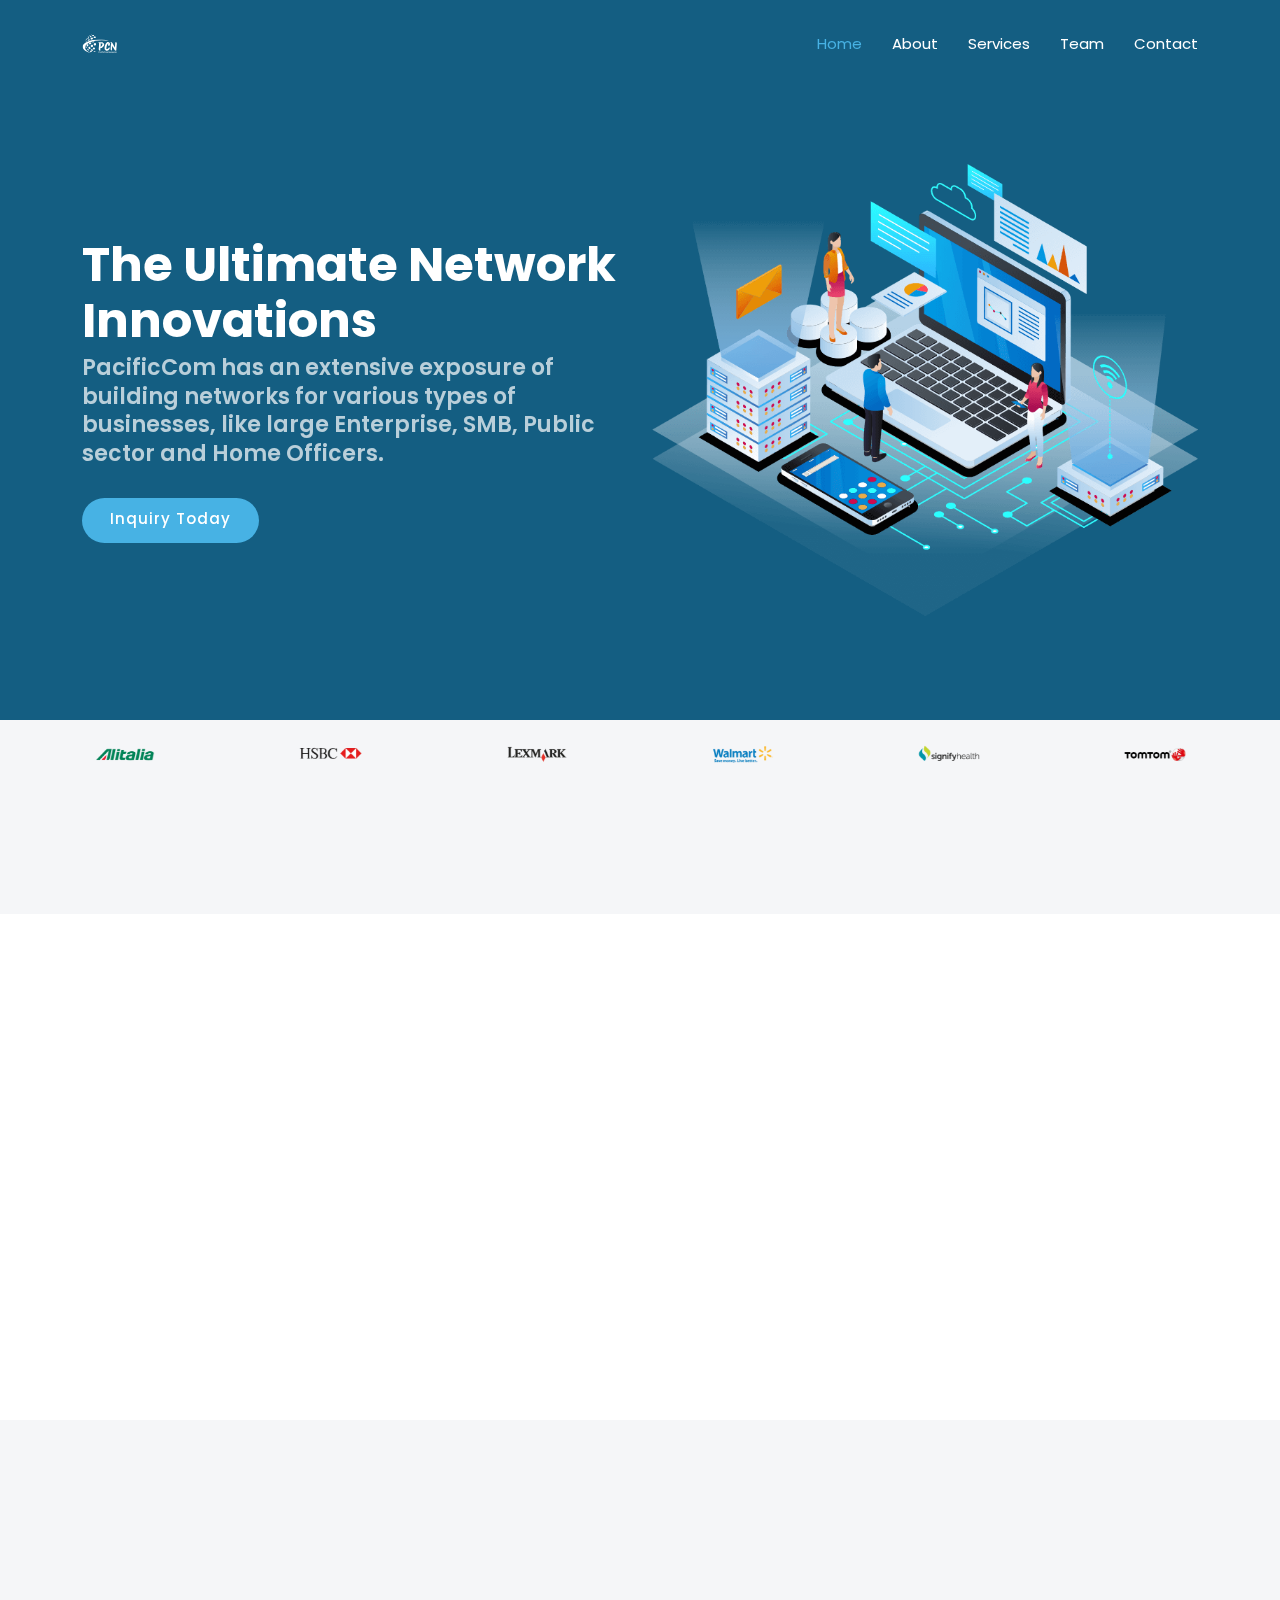
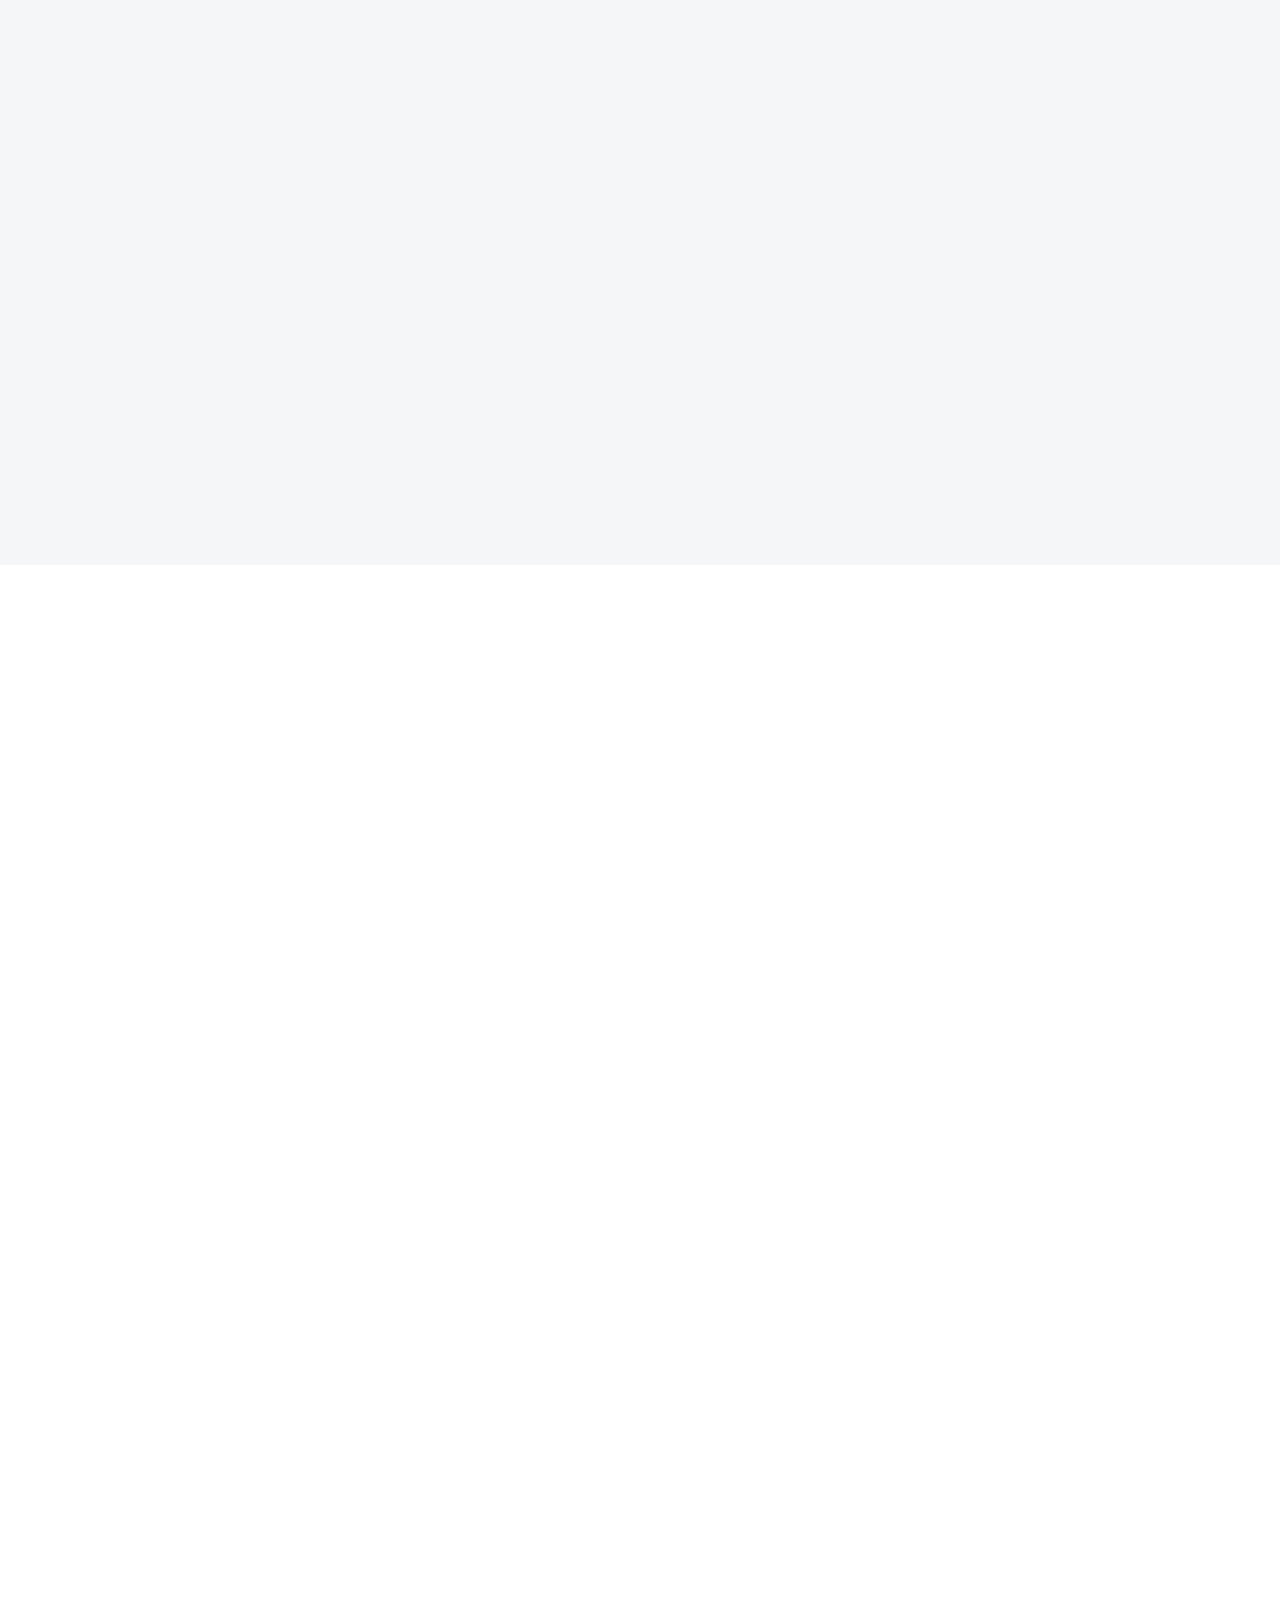
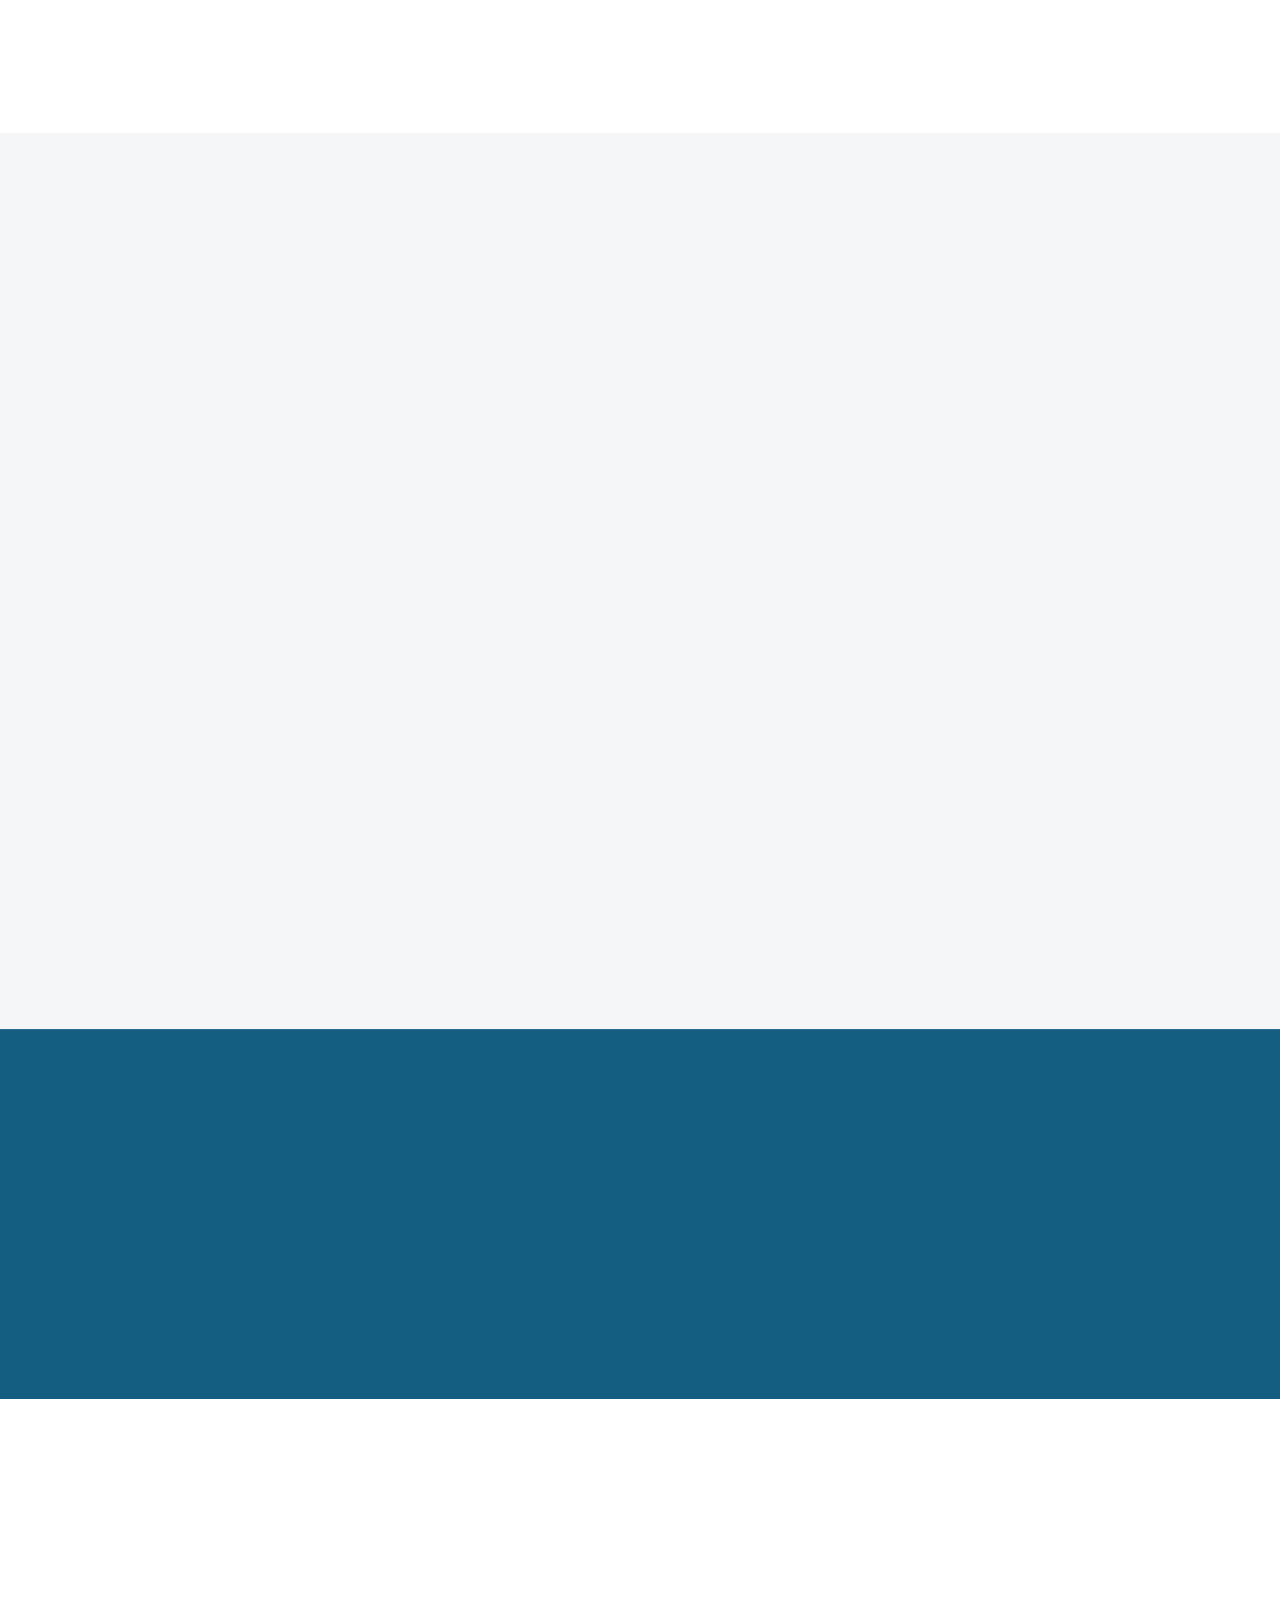
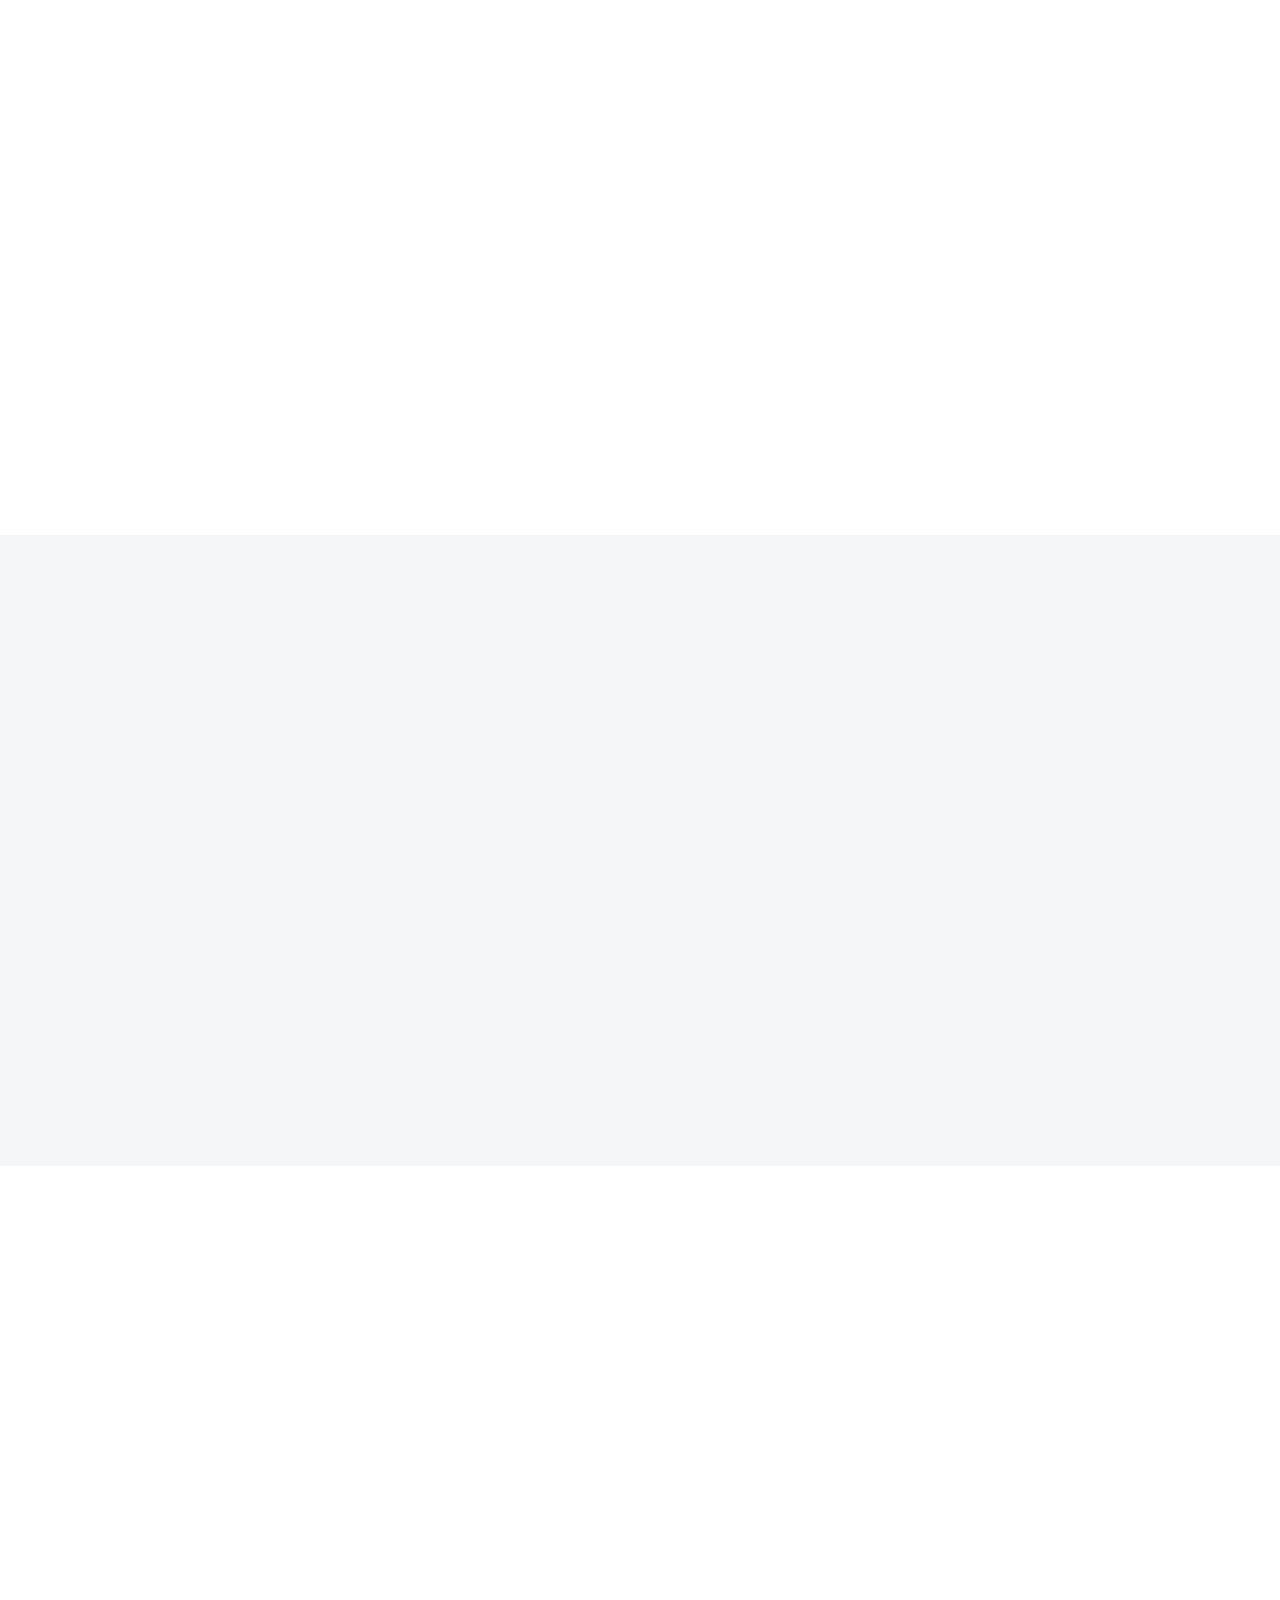
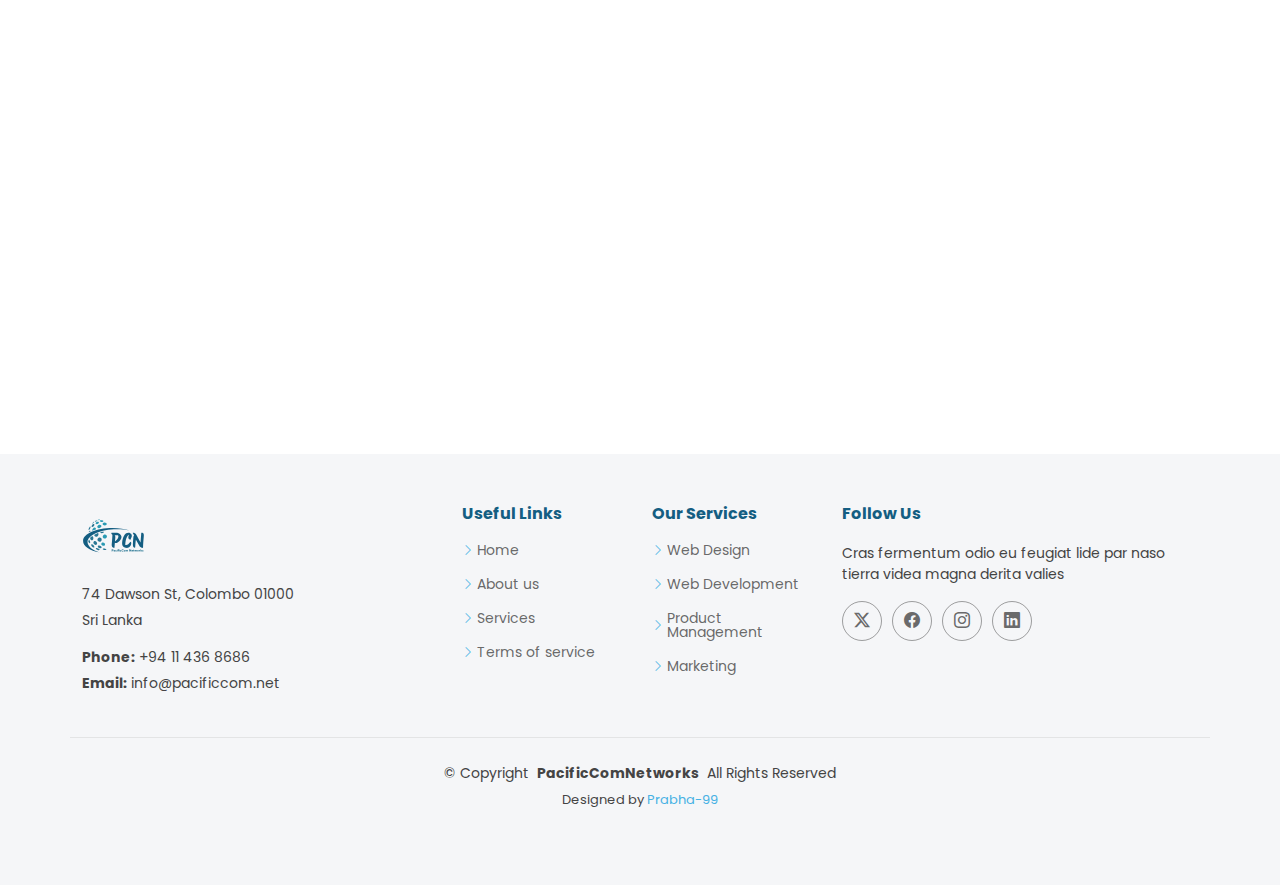
<file: index.html>
<!DOCTYPE html>
<html lang="en">

<head>
  <meta charset="utf-8">
  <meta content="width=device-width, initial-scale=1.0" name="viewport">
  <title>PacificCom</title>
  <meta name="description" content="">
  <meta name="keywords" content="">

  <link href="assets/img/favicon.svg" rel="icon">
  <link href="assets/img/apple-touch-icon.png" rel="apple-touch-icon">

  <link href="https://fonts.googleapis.com" rel="preconnect">
  <link href="https://fonts.gstatic.com" rel="preconnect" crossorigin>
  <link href="https://fonts.googleapis.com/css2?family=Open+Sans:ital,wght@0,300;0,400;0,500;0,600;0,700;0,800;1,300;1,400;1,500;1,600;1,700;1,800&family=Poppins:ital,wght@0,100;0,200;0,300;0,400;0,500;0,600;0,700;0,800;0,900;1,100;1,200;1,300;1,400;1,500;1,600;1,700;1,800;1,900&family=Jost:ital,wght@0,100;0,200;0,300;0,400;0,500;0,600;0,700;0,800;0,900;1,100;1,200;1,300;1,400;1,500;1,600;1,700;1,800;1,900&display=swap" rel="stylesheet">

  <link href="assets/vendor/bootstrap/css/bootstrap.min.css" rel="stylesheet">
  <link href="assets/vendor/bootstrap-icons/bootstrap-icons.css" rel="stylesheet">
  <link href="assets/vendor/aos/aos.css" rel="stylesheet">
  <link href="assets/vendor/glightbox/css/glightbox.min.css" rel="stylesheet">
  <link href="assets/vendor/swiper/swiper-bundle.min.css" rel="stylesheet">
  <link href="assets/css/main.css" rel="stylesheet">
</head>

<body class="index-page">

  <header id="header" class="header d-flex align-items-center fixed-top">
    <div class="container-fluid container-xl position-relative d-flex align-items-center">

      <a href="index.html" class="logo d-flex align-items-center me-auto">
        <img src="assets/img/whitelogo.svg" alt="" height="60px" >
        <!-- <h1 class="sitename">Arsha</h1> -->
      </a>

      <nav id="navmenu" class="navmenu">
        <ul>
          <li><a href="#hero" class="active">Home</a></li>
          <li><a href="#about">About</a></li>
          <li><a href="#services">Services</a></li>
          <li><a href="#team">Team</a></li>
          <li><a href="#contact">Contact</a></li>
        </ul>
        <i class="mobile-nav-toggle d-xl-none bi bi-list"></i>
      </nav>

      <!-- <a class="btn-getstarted" href="#about">Get Started</a> -->

    </div>
  </header>

  <main class="main">

    <!-- Hero Section -->
    <section id="hero" class="hero section dark-background">

      <div class="container">
        <div class="row gy-4">
          <div class="col-lg-6 order-2 order-lg-1 d-flex flex-column justify-content-center" data-aos="zoom-out">
            <h1>The Ultimate Network Innovations</h1>
            <p>PacificCom has an extensive exposure of building networks for various types of businesses, like large Enterprise, SMB, Public sector and Home Officers.</p>
            <div class="d-flex">
              <a href="#contact" class="btn-get-started">Inquiry Today</a>
            </div>
          </div>
          <div class="col-lg-6 order-1 order-lg-2 hero-img" data-aos="zoom-out" data-aos-delay="200">
            <img src="assets/img/hero-img.png" class="img-fluid animated" alt="">
          </div>
        </div>
      </div>

    </section>

    <!-- Clients Section -->
    <section id="clients" class="clients section light-background">

      <div class="container" data-aos="zoom-in">

        <div class="swiper init-swiper">
          <script type="application/json" class="swiper-config">
            {
              "loop": true,
              "speed": 600,
              "autoplay": {
                "delay": 5000
              },
              "slidesPerView": "auto",
              "pagination": {
                "el": ".swiper-pagination",
                "type": "bullets",
                "clickable": true
              },
              "breakpoints": {
                "320": {
                  "slidesPerView": 2,
                  "spaceBetween": 40
                },
                "480": {
                  "slidesPerView": 3,
                  "spaceBetween": 60
                },
                "640": {
                  "slidesPerView": 4,
                  "spaceBetween": 80
                },
                "992": {
                  "slidesPerView": 5,
                  "spaceBetween": 120
                },
                "1200": {
                  "slidesPerView": 6,
                  "spaceBetween": 120
                }
              }
            }
          </script>
          <div class="swiper-wrapper align-items-center">
            <div class="swiper-slide"><img src="assets/img/clients/clients-1.webp" class="img-fluid" alt=""></div>
            <div class="swiper-slide"><img src="assets/img/clients/clients-2.webp" class="img-fluid" alt=""></div>
            <div class="swiper-slide"><img src="assets/img/clients/clients-3.webp" class="img-fluid" alt=""></div>
            <div class="swiper-slide"><img src="assets/img/clients/clients-4.webp" class="img-fluid" alt=""></div>
            <div class="swiper-slide"><img src="assets/img/clients/clients-5.webp" class="img-fluid" alt=""></div>
            <div class="swiper-slide"><img src="assets/img/clients/clients-6.webp" class="img-fluid" alt=""></div>
            <div class="swiper-slide"><img src="assets/img/clients/clients-7.webp" class="img-fluid" alt=""></div>
            <div class="swiper-slide"><img src="assets/img/clients/clients-8.webp" class="img-fluid" alt=""></div>
          </div>
        </div>

      </div>

    </section>

    <!-- About Section -->
    <section id="about" class="about section">

      <div class="container section-title" data-aos="fade-up">
        <h2>About Us</h2>
      </div>

      <div class="container">

        <div class="row gy-4">

          <div class="col-lg-6 content" data-aos="fade-up" data-aos-delay="100">
            <p>
              PacificCom is a dynamic solution provider specialised in,
            </p>
            <ul>
              <li><i class="bi bi-check2-circle"></i> <span>Converged Networking</span></li>
              <li><i class="bi bi-check2-circle"></i> <span>Mobility Solutions</span></li>
              <li><i class="bi bi-check2-circle"></i> <span>Secured Networking</span></li>
              <li><i class="bi bi-check2-circle"></i> <span>Advanced Routing & Switching Solutions</span></li>
              <li><i class="bi bi-check2-circle"></i> <span>Optical Networking</span></li>
            </ul>
          </div>

          <div class="col-lg-6" data-aos="fade-up" data-aos-delay="200">
            <p>Our main focus is on high availability Unified Solutions including Branch and Regional Connectivity Solutions. Our R&D reached highest standards to design the most innovative customised solutions to our clients. Along with the industry’s most experienced professionals, we are on a mission to become the most powerful innovative solution provider in the region.</p>
            <p>PcificCom has an extensive exposure of building networks for various types of businesses, like large Enterprise, SMB, Public sector and Home Officers.</p>
          </div>

        </div>

      </div>

    </section>

    <!-- Why Us Section -->
    <section id="why-us" class="section why-us light-background" data-builder="section">

      <div class="container-fluid">

        <div class="row gy-4">

          <div class="col-lg-7 d-flex flex-column justify-content-center order-2 order-lg-1">

            <div class="content px-xl-5" data-aos="fade-up" data-aos-delay="100">
              <h3><span>Our Solutions are centred on five key values to keep us on the</span><strong> Top of the IP Revolution,</strong></h3>
              <!-- <p>
                Lorem ipsum dolor sit amet, consectetur adipiscing elit, sed do eiusmod tempor incididunt ut labore et dolore magna aliqua. Duis aute irure dolor in reprehenderit
              </p> -->
            </div>

            <div class="faq-container px-xl-5" data-aos="fade-up" data-aos-delay="200">

              <div class="faq-item faq-active">

                <h3><span>01</span> Ultimate Innovations,</h3>
                <div class="faq-content">
                  <p>We believe Today’s most efficient and powerful networks are driven by the power of innovations. Our efficient R&D and expertise knowledge will play a major role in developing cutting edge solutions until the service delivery.  We have the passion for new technology and how it can ultimately make a positive difference to the way businesses operate, today and in the future.</p>
                </div>
                <i class="faq-toggle bi bi-chevron-right"></i>
              </div>

              <div class="faq-item">
                <h3><span>02</span> Professional Excellence,</h3>
                <div class="faq-content">
                  <p>Delivered by PacificCom Business Development and Solution teams, enable the successful planning, design and managed delivery of key projects, from concept to operational handover, with strong support for Innovations and Secure networking and leading business applications, such as IP Telephony , Wireless,  Network Management and all other Routing and Switching solutions.</p>
                </div>
                <i class="faq-toggle bi bi-chevron-right"></i>
              </div>

              <div class="faq-item">
                <h3><span>03</span> Support,</h3>
                <div class="faq-content">
                  <p>Services provide around the clock operational and change management services, offering expert assistance where and when it is needed most, to help clients to manage their operational business cycle. We have award winning vender certified consultants to deliver an excellence service.</p>
                </div>
                <i class="faq-toggle bi bi-chevron-right"></i>
              </div>

              <div class="faq-item">
                <h3><span>04</span> Integrity,</h3>
                <div class="faq-content">
                  <p>our enhanced intelligence networks give you the power to protect the most business critical applications on Unified and Wireless platforms. Anytime, anywhere access to information policy promotes collaboration with colleagues, business partners, customers and shareholders. This is our key in success.</p>
                </div>
                <i class="faq-toggle bi bi-chevron-right"></i>
              </div>

              <div class="faq-item">
                <h3><span>05</span> Reliability,</h3>
                <div class="faq-content">
                  <p>Our feature rich IP solutions enable organisations to engage with their customers intelligently and productively. Also our designs will give the clients access to intelligence that will enhance customer experience and maximise the value of every single interaction. We are a dynamic organisation that prides itself on our ability to respond flexibly to customer requirements. Our teams of technical consultants have in depth experience of developing and installing IP networks.</p>
                </div>
                <i class="faq-toggle bi bi-chevron-right"></i>
              </div>

            </div>

          </div>

          <div class="col-lg-5 order-1 order-lg-2 why-us-img">
            <img src="assets/img/why-us.png" class="img-fluid" alt="" data-aos="zoom-in" data-aos-delay="100">
          </div>
        </div>

      </div>

    </section>

    
    <!-- Services Section -->
    <section id="services" class="services section">


      <div class="container section-title" data-aos="fade-up">
        <h2>Our Services</h2>
        <p>Necessitatibus eius consequatur ex aliquid fuga eum quidem sint consectetur velit</p>
      </div>

      <div class="container">

        <div class="row gy-4">

          <div class="col-xl-3 col-md-6 d-flex" data-aos="fade-up" data-aos-delay="100">
            <div class="service-item position-relative">
              <div class="icon"><i class="bi bi-activity icon"></i></div>
              <h4><a href="" class="stretched-link">Converged Networking</a></h4>
              <p>We design wide variety of customised unified solutions for all type of organizations using advanced IP telephony, unified communications applications and voice network management.</p>
            </div>
          </div>

          <div class="col-xl-3 col-md-6 d-flex" data-aos="fade-up" data-aos-delay="200">
            <div class="service-item position-relative">
              <div class="icon"><i class="bi bi-bounding-box-circles icon"></i></div>
              <h4><a href="" class="stretched-link">Mobility Solutions</a></h4>
              <p>Our feature rich wireless solutions are based on Cisco WLSE, LAN controllers, Unified IP Phones, and Secure Access Control Servers. We have Mobility solutions for all type of businesses like Enterprise, SMB, Public sector and Home Officers. </p>
            </div>
          </div>

          <div class="col-xl-3 col-md-6 d-flex" data-aos="fade-up" data-aos-delay="300">
            <div class="service-item position-relative">
              <div class="icon"><i class="bi bi-calendar4-week icon"></i></div>
              <h4><a href="" class="stretched-link">Secured Networking</a></h4>
              <p>We deliver most innovative secured networking solutions to defend today’s threats, integrated with advanced firewall mechanisms, encryption and VPN solutions that run over Internet or on a service provider's IP, Frame Relay, or ATM infrastructure.</p>
            </div>
          </div>

          <div class="col-xl-3 col-md-6 d-flex" data-aos="fade-up" data-aos-delay="400">
            <div class="service-item position-relative">
              <div class="icon"><i class="bi bi-broadcast icon"></i></div>
              <h4><a href="" class="stretched-link">Routing & Switching</a></h4>
              <p>We provide comprehensive LAN campus switching solutions to meet with all type of business requirements. Using products like Cisco, Systemax and 3Com. All built to provide the performance, functionality, scalability, and flexibility. </p>
            </div>
          </div>

          <div class="col-xl-3 col-md-6 d-flex" data-aos="fade-up" data-aos-delay="400">
            <div class="service-item position-relative">
              <div class="icon"><i class="bi bi-broadcast icon"></i></div>
              <h4><a href="" class="stretched-link">Optical Networking</a></h4>
              <p>Our optical networking is used to connect long distance switches, central offices, and small switches for dynamic, secure, flexible, and scalable IP next-generation networks.</p>
            </div>
          </div>

        </div>

      </div>

    </section>

    <!-- Work Process Section -->
    <section id="work-process" class="work-process section light-background">

      
      <div class="container section-title" data-aos="fade-up">
        <h2>Work Process</h2>
        <p>Necessitatibus eius consequatur ex aliquid fuga eum quidem sint consectetur velit</p>
      </div>

      <div class="container" data-aos="fade-up" data-aos-delay="100">

        <div class="row gy-5">

          <div class="col-lg-4" data-aos="fade-up" data-aos-delay="200">
            <div class="steps-item">
              <div class="steps-image">
                <img src="assets/img/steps/steps-1.webp" alt="Step 1" class="img-fluid" loading="lazy">
              </div>
              <div class="steps-content">
                <div class="steps-number">01</div>
                <h3>Research &amp; Analysis</h3>
                <p>Nemo enim ipsam voluptatem quia voluptas sit aspernatur aut odit aut fugit, sed quia consequuntur magni dolores eos qui ratione.</p>
                <div class="steps-features">
                  <div class="feature-item">
                    <i class="bi bi-check-circle"></i>
                    <span>Market Research</span>
                  </div>
                  <div class="feature-item">
                    <i class="bi bi-check-circle"></i>
                    <span>Data Analysis</span>
                  </div>
                  <div class="feature-item">
                    <i class="bi bi-check-circle"></i>
                    <span>User Feedback</span>
                  </div>
                </div>
              </div>
            </div>
          </div>

          <div class="col-lg-4" data-aos="fade-up" data-aos-delay="300">
            <div class="steps-item">
              <div class="steps-image">
                <img src="assets/img/steps/steps-2.webp" alt="Step 2" class="img-fluid" loading="lazy">
              </div>
              <div class="steps-content">
                <div class="steps-number">02</div>
                <h3>Design &amp; Planning</h3>
                <p>Ut enim ad minima veniam, quis nostrum exercitationem ullam corporis suscipit laboriosam, nisi ut aliquid ex ea commodi consequatur.</p>
                <div class="steps-features">
                  <div class="feature-item">
                    <i class="bi bi-check-circle"></i>
                    <span>Wireframing</span>
                  </div>
                  <div class="feature-item">
                    <i class="bi bi-check-circle"></i>
                    <span>UI/UX Design</span>
                  </div>
                  <div class="feature-item">
                    <i class="bi bi-check-circle"></i>
                    <span>Prototyping</span>
                  </div>
                </div>
              </div>
            </div>
          </div>

          <div class="col-lg-4" data-aos="fade-up" data-aos-delay="400">
            <div class="steps-item">
              <div class="steps-image">
                <img src="assets/img/steps/steps-3.webp" alt="Step 3" class="img-fluid" loading="lazy">
              </div>
              <div class="steps-content">
                <div class="steps-number">03</div>
                <h3>Development &amp; Launch</h3>
                <p>Et harum quidem rerum facilis est et expedita distinctio. Nam libero tempore, cum soluta nobis est eligendi optio cumque nihil.</p>
                <div class="steps-features">
                  <div class="feature-item">
                    <i class="bi bi-check-circle"></i>
                    <span>Development</span>
                  </div>
                  <div class="feature-item">
                    <i class="bi bi-check-circle"></i>
                    <span>Testing</span>
                  </div>
                  <div class="feature-item">
                    <i class="bi bi-check-circle"></i>
                    <span>Deployment</span>
                  </div>
                </div>
              </div>
            </div>
          </div>

        </div>

      </div>

    </section>

    <!-- Call To Action Section -->
    <section id="call-to-action" class="call-to-action section dark-background">

      <img src="assets/img/bg/bg-8.webp" alt="">

      <div class="container">

        <div class="row" data-aos="zoom-in" data-aos-delay="100">
          <div class="col-xl-9 text-center text-xl-start">
            <h3>Call To Action</h3>
            <p>Duis aute irure dolor in reprehenderit in voluptate velit esse cillum dolore eu fugiat nulla pariatur. Excepteur sint occaecat cupidatat non proident, sunt in culpa qui officia deserunt mollit anim id est laborum.</p>
          </div>
          <div class="col-xl-3 cta-btn-container text-center">
            <a class="cta-btn align-middle" href="#">Call To Action</a>
          </div>
        </div>

      </div>

    </section>

    
    <!-- Team Section -->
    <section id="team" class="team section">

      
      <div class="container section-title" data-aos="fade-up">
        <h2>Our Team</h2>
        <p>Necessitatibus eius consequatur ex aliquid fuga eum quidem sint consectetur velit</p>
      </div>

      <div class="container">

        <div class="row gy-4">

          <div class="col-lg-6" data-aos="fade-up" data-aos-delay="100">
            <div class="team-member d-flex align-items-start">
              <div class="pic"><img src="assets/img/teams/businessDevelopment.jpg" class="img-fluid" alt=""></div>
              <div class="member-info">
                <h4>Business Development Team</h4>
                <!-- <span>Chief Executive Officer</span> -->
                <p>Our business development team is responsible for all the front-end relationships and maintaining a good communication with clients. They are always ready to help to turn your requirements into a market success.</p>
                <!-- <div class="social">
                  <a href=""><i class="bi bi-twitter-x"></i></a>
                  <a href=""><i class="bi bi-facebook"></i></a>
                  <a href=""><i class="bi bi-instagram"></i></a>
                  <a href=""> <i class="bi bi-linkedin"></i> </a>
                </div> -->
              </div>
            </div>
          </div>

          <div class="col-lg-6" data-aos="fade-up" data-aos-delay="200">
            <div class="team-member d-flex align-items-start">
              <div class="pic"><img src="assets/img/teams/businessSolution.jpg" class="img-fluid" alt=""></div>
              <div class="member-info">
                <h4>Business Solutions Team</h4>
                <!-- <span>Product Manager</span> -->
                <p>Our network design team has the extensive Cisco and other major networking exposure in building all sort of IP networking. They hold key vendor certifications from Cisco, Avaya and 3Com.</p>
                <!-- <div class="social">
                  <a href=""><i class="bi bi-twitter-x"></i></a>
                  <a href=""><i class="bi bi-facebook"></i></a>
                  <a href=""><i class="bi bi-instagram"></i></a>
                  <a href=""> <i class="bi bi-linkedin"></i> </a>
                </div> -->
              </div>
            </div>
          </div>

          <div class="col-lg-12" data-aos="fade-up" data-aos-delay="300">
            <div class="team-member d-flex align-items-start">
              <div class="pic"><img src="assets/img/teams/technicalSupport.svg" class="img-fluid" alt=""></div>
              <div class="member-info">
                <h4>Technical Support Team</h4>
                <!-- <span>CTO</span> -->
                <p>We have around the clock 3rd line technical support team for managing various networking issues. They play a major role in network monitoring and performance issues.</p>
                <!-- <div class="social">
                  <a href=""><i class="bi bi-twitter-x"></i></a>
                  <a href=""><i class="bi bi-facebook"></i></a>
                  <a href=""><i class="bi bi-instagram"></i></a>
                  <a href=""> <i class="bi bi-linkedin"></i> </a>
                </div> -->
              </div>
            </div>
          </div>

        </div>

      </div>

    </section>

    <!-- Testimonials Section -->
    <section id="testimonials" class="testimonials section light-background">

      
      <div class="container section-title" data-aos="fade-up">
        <h2>Testimonials</h2>
        <p>Necessitatibus eius consequatur ex aliquid fuga eum quidem sint consectetur velit</p>
      </div>

      <div class="container" data-aos="fade-up" data-aos-delay="100">

        <div class="swiper init-swiper">
          <script type="application/json" class="swiper-config">
            {
              "loop": true,
              "speed": 600,
              "autoplay": {
                "delay": 5000
              },
              "slidesPerView": "auto",
              "pagination": {
                "el": ".swiper-pagination",
                "type": "bullets",
                "clickable": true
              }
            }
          </script>
          <div class="swiper-wrapper">

            <div class="swiper-slide">
              <div class="testimonial-item">
                <img src="assets/img/person/person-m-9.webp" class="testimonial-img" alt="">
                <h3>Saul Goodman</h3>
                <h4>Ceo &amp; Founder</h4>
                <div class="stars">
                  <i class="bi bi-star-fill"></i><i class="bi bi-star-fill"></i><i class="bi bi-star-fill"></i><i class="bi bi-star-fill"></i><i class="bi bi-star-fill"></i>
                </div>
                <p>
                  <i class="bi bi-quote quote-icon-left"></i>
                  <span>Proin iaculis purus consequat sem cure digni ssim donec porttitora entum suscipit rhoncus. Accusantium quam, ultricies eget id, aliquam eget nibh et. Maecen aliquam, risus at semper.</span>
                  <i class="bi bi-quote quote-icon-right"></i>
                </p>
              </div>
            </div>

            <div class="swiper-slide">
              <div class="testimonial-item">
                <img src="assets/img/person/person-f-5.webp" class="testimonial-img" alt="">
                <h3>Sara Wilsson</h3>
                <h4>Designer</h4>
                <div class="stars">
                  <i class="bi bi-star-fill"></i><i class="bi bi-star-fill"></i><i class="bi bi-star-fill"></i><i class="bi bi-star-fill"></i><i class="bi bi-star-fill"></i>
                </div>
                <p>
                  <i class="bi bi-quote quote-icon-left"></i>
                  <span>Export tempor illum tamen malis malis eram quae irure esse labore quem cillum quid cillum eram malis quorum velit fore eram velit sunt aliqua noster fugiat irure amet legam anim culpa.</span>
                  <i class="bi bi-quote quote-icon-right"></i>
                </p>
              </div>
            </div>

            <div class="swiper-slide">
              <div class="testimonial-item">
                <img src="assets/img/person/person-f-12.webp" class="testimonial-img" alt="">
                <h3>Jena Karlis</h3>
                <h4>Store Owner</h4>
                <div class="stars">
                  <i class="bi bi-star-fill"></i><i class="bi bi-star-fill"></i><i class="bi bi-star-fill"></i><i class="bi bi-star-fill"></i><i class="bi bi-star-fill"></i>
                </div>
                <p>
                  <i class="bi bi-quote quote-icon-left"></i>
                  <span>Enim nisi quem export duis labore cillum quae magna enim sint quorum nulla quem veniam duis minim tempor labore quem eram duis noster aute amet eram fore quis sint minim.</span>
                  <i class="bi bi-quote quote-icon-right"></i>
                </p>
              </div>
            </div>

            <div class="swiper-slide">
              <div class="testimonial-item">
                <img src="assets/img/person/person-m-12.webp" class="testimonial-img" alt="">
                <h3>Matt Brandon</h3>
                <h4>Freelancer</h4>
                <div class="stars">
                  <i class="bi bi-star-fill"></i><i class="bi bi-star-fill"></i><i class="bi bi-star-fill"></i><i class="bi bi-star-fill"></i><i class="bi bi-star-fill"></i>
                </div>
                <p>
                  <i class="bi bi-quote quote-icon-left"></i>
                  <span>Fugiat enim eram quae cillum dolore dolor amet nulla culpa multos export minim fugiat minim velit minim dolor enim duis veniam ipsum anim magna sunt elit fore quem dolore labore illum veniam.</span>
                  <i class="bi bi-quote quote-icon-right"></i>
                </p>
              </div>
            </div>

            <div class="swiper-slide">
              <div class="testimonial-item">
                <img src="assets/img/person/person-m-13.webp" class="testimonial-img" alt="">
                <h3>John Larson</h3>
                <h4>Entrepreneur</h4>
                <div class="stars">
                  <i class="bi bi-star-fill"></i><i class="bi bi-star-fill"></i><i class="bi bi-star-fill"></i><i class="bi bi-star-fill"></i><i class="bi bi-star-fill"></i>
                </div>
                <p>
                  <i class="bi bi-quote quote-icon-left"></i>
                  <span>Quis quorum aliqua sint quem legam fore sunt eram irure aliqua veniam tempor noster veniam enim culpa labore duis sunt culpa nulla illum cillum fugiat legam esse veniam culpa fore nisi cillum quid.</span>
                  <i class="bi bi-quote quote-icon-right"></i>
                </p>
              </div>
            </div>

          </div>
          <div class="swiper-pagination"></div>
        </div>

      </div>

    </section>
    

    <!-- Contact Section -->
    <section id="contact" class="contact section">

      
      <div class="container section-title" data-aos="fade-up">
        <h2>Contact</h2>
        <p>PacificCom Global Presence</p>
      </div>

      <div class="container" data-aos="fade-up" data-aos-delay="100">

        <div class="row gy-4">

          <div class="col-lg-5">

            <div class="info-wrap">
              <div class="info-item d-flex" data-aos="fade-up" data-aos-delay="200">
                <i class="bi bi-geo-alt flex-shrink-0"></i>
                <div>
                  <h3>Address</h3>
                  <p>74 Dawson St, Colombo 01000</p>
                </div>
              </div>

              <div class="info-item d-flex" data-aos="fade-up" data-aos-delay="300">
                <i class="bi bi-telephone flex-shrink-0"></i>
                <div>
                  <h3>Call Us</h3>
                  <p>+94 11 436 8686</p>
                </div>
              </div>

              <div class="info-item d-flex" data-aos="fade-up" data-aos-delay="400">
                <i class="bi bi-envelope flex-shrink-0"></i>
                <div>
                  <h3>Email Us</h3>
                  <p>info@pacificcom.net</p>
                </div>
              </div>

              <iframe src="https://www.google.com/maps/embed?pb=!1m18!1m12!1m3!1d990.1868368386936!2d79.8578814263893!3d6.92077780998122!2m3!1f0!2f0!3f0!3m2!1i1024!2i768!4f13.1!3m3!1m2!1s0x3ae2591358ed5cb1%3A0xe73e708c77404cd4!2sPacificCom%20HOLDINGS!5e0!3m2!1sen!2slk!4v1752659290125!5m2!1sen!2slk" frameborder="0" style="border:0; width: 100%; height: 270px;" allowfullscreen="" loading="lazy" referrerpolicy="no-referrer-when-downgrade"></iframe>
            
            </div>
          </div>

          <div class="col-lg-7">
            <form action="forms/contact.php" method="post" class="php-email-form" data-aos="fade-up" data-aos-delay="200">
              <div class="row gy-4">

                <div class="col-md-6">
                  <label for="name-field" class="pb-2">Your Name</label>
                  <input type="text" name="name" id="name-field" class="form-control" required="">
                </div>

                <div class="col-md-6">
                  <label for="email-field" class="pb-2">Your Email</label>
                  <input type="email" class="form-control" name="email" id="email-field" required="">
                </div>

                <div class="col-md-12">
                  <label for="subject-field" class="pb-2">Subject</label>
                  <input type="text" class="form-control" name="subject" id="subject-field" required="">
                </div>

                <div class="col-md-12">
                  <label for="message-field" class="pb-2">Message</label>
                  <textarea class="form-control" name="message" rows="10" id="message-field" required=""></textarea>
                </div>

                <div class="col-md-12 text-center">
                  <div class="loading">Loading</div>
                  <div class="error-message"></div>
                  <div class="sent-message">Your message has been sent. Thank you!</div>

                  <button type="submit">Send Message</button>
                </div>

              </div>
            </form>
          </div>

        </div>

      </div>

    </section>

  </main>

  <footer id="footer" class="footer light-background">

    <!-- <div class="footer-newsletter">
      <div class="container">
        <div class="row justify-content-center text-center">
          <div class="col-lg-6">
            <h4>Join Our Newsletter</h4>
            <p>Subscribe to our newsletter and receive the latest news about our products and services!</p>
            <form action="forms/newsletter.php" method="post" class="php-email-form">
              <div class="newsletter-form"><input type="email" name="email"><input type="submit" value="Subscribe"></div>
              <div class="loading">Loading</div>
              <div class="error-message"></div>
              <div class="sent-message">Your subscription request has been sent. Thank you!</div>
            </form>
          </div>
        </div>
      </div>
    </div> -->

    <div class="container footer-top">
      <div class="row gy-4">
        <div class="col-lg-4 col-md-6 footer-about">
          <a href="index.html" class="d-flex align-items-center">
            <span>
              <img src="assets/img/logo.svg" alt="" height="64" class="logo">
            </span>
          </a>
          <div class="footer-contact pt-3">
            <p>74 Dawson St, Colombo 01000</p>
            <p>Sri Lanka</p>
            <p class="mt-3"><strong>Phone:</strong> <span>+94 11 436 8686</span></p>
            <p><strong>Email:</strong> <span>info@pacificcom.net</span></p>
          </div>
        </div>

        <div class="col-lg-2 col-md-3 footer-links">
          <h4>Useful Links</h4>
          <ul>
            <li><i class="bi bi-chevron-right"></i> <a href="#">Home</a></li>
            <li><i class="bi bi-chevron-right"></i> <a href="#">About us</a></li>
            <li><i class="bi bi-chevron-right"></i> <a href="#">Services</a></li>
            <li><i class="bi bi-chevron-right"></i> <a href="#">Terms of service</a></li>
          </ul>
        </div>

        <div class="col-lg-2 col-md-3 footer-links">
          <h4>Our Services</h4>
          <ul>
            <li><i class="bi bi-chevron-right"></i> <a href="#">Web Design</a></li>
            <li><i class="bi bi-chevron-right"></i> <a href="#">Web Development</a></li>
            <li><i class="bi bi-chevron-right"></i> <a href="#">Product Management</a></li>
            <li><i class="bi bi-chevron-right"></i> <a href="#">Marketing</a></li>
          </ul>
        </div>

        <div class="col-lg-4 col-md-12">
          <h4>Follow Us</h4>
          <p>Cras fermentum odio eu feugiat lide par naso tierra videa magna derita valies</p>
          <div class="social-links d-flex">
            <a href=""><i class="bi bi-twitter-x"></i></a>
            <a href=""><i class="bi bi-facebook"></i></a>
            <a href=""><i class="bi bi-instagram"></i></a>
            <a href=""><i class="bi bi-linkedin"></i></a>
          </div>
        </div>

      </div>
    </div>

    <div class="container copyright text-center mt-4">
      <p>© <span>Copyright</span> <strong class="px-1 sitename">PacificComNetworks</strong> <span>All Rights Reserved</span></p>
      <div class="credits">
        Designed by <a href="">Prabha-99</a>
      </div>
    </div>

  </footer>

  <!-- Scroll Top -->
  <a href="#" id="scroll-top" class="scroll-top d-flex align-items-center justify-content-center"><i class="bi bi-arrow-up-short"></i></a>

  <!-- Preloader -->
  <div id="preloader"></div>

  <script src="assets/vendor/bootstrap/js/bootstrap.bundle.min.js"></script>
  <script src="assets/vendor/php-email-form/validate.js"></script>
  <script src="assets/vendor/aos/aos.js"></script>
  <script src="assets/vendor/glightbox/js/glightbox.min.js"></script>
  <script src="assets/vendor/swiper/swiper-bundle.min.js"></script>
  <script src="assets/vendor/waypoints/noframework.waypoints.js"></script>
  <script src="assets/vendor/imagesloaded/imagesloaded.pkgd.min.js"></script>
  <script src="assets/vendor/isotope-layout/isotope.pkgd.min.js"></script>

  <script src="assets/js/main.js"></script>

</body>

</html>
</file>
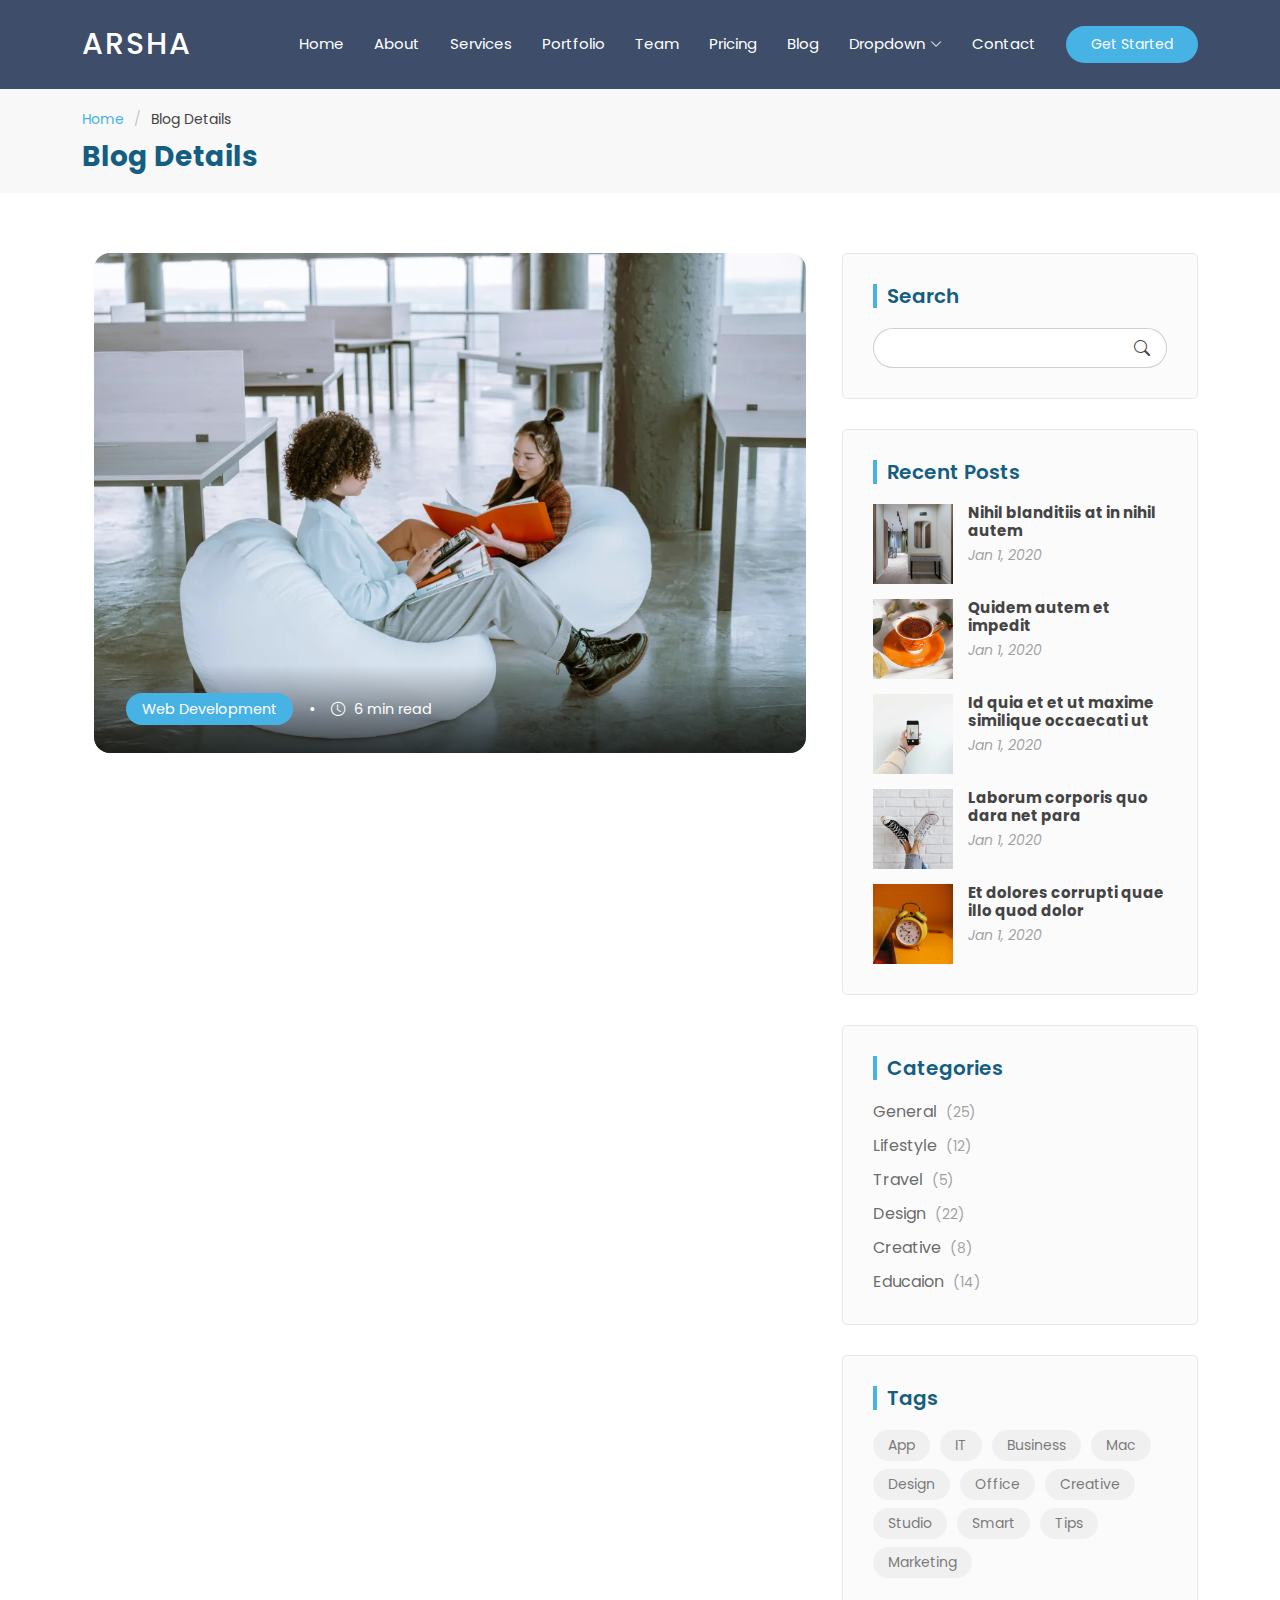
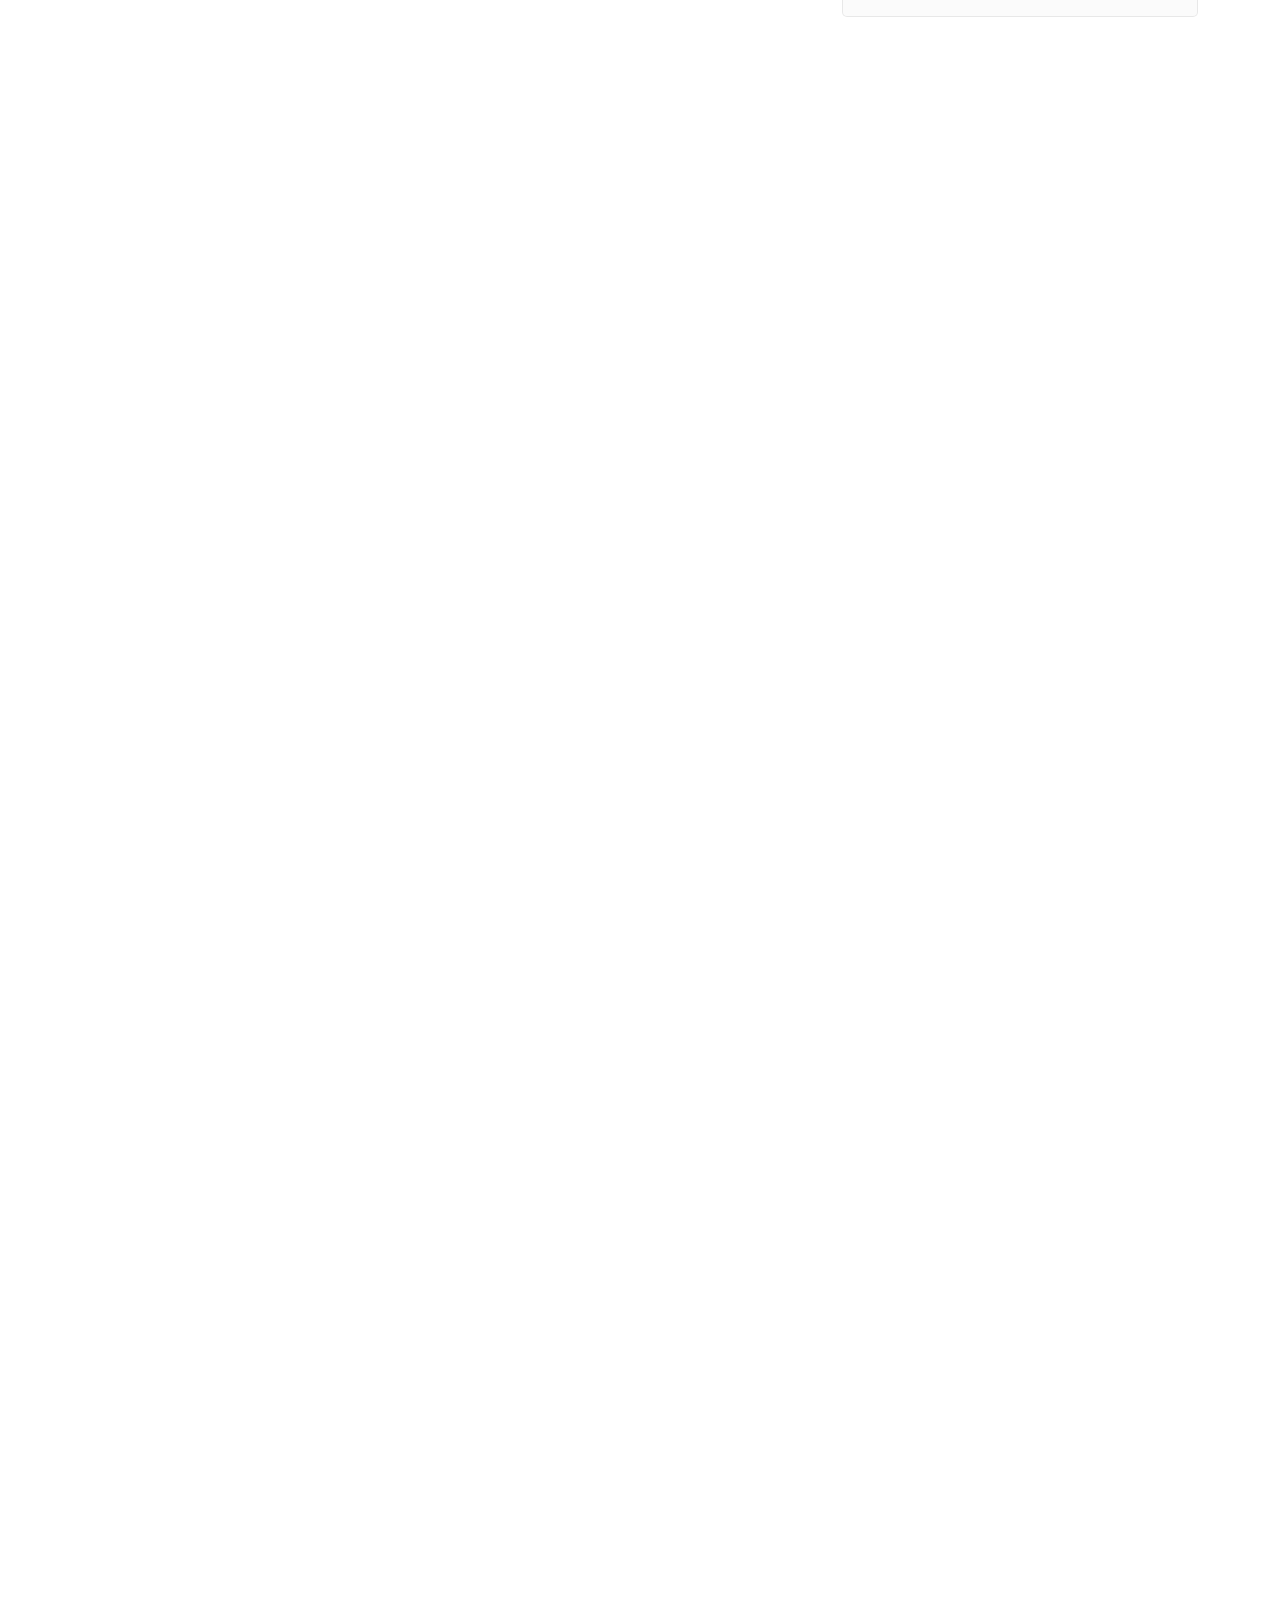
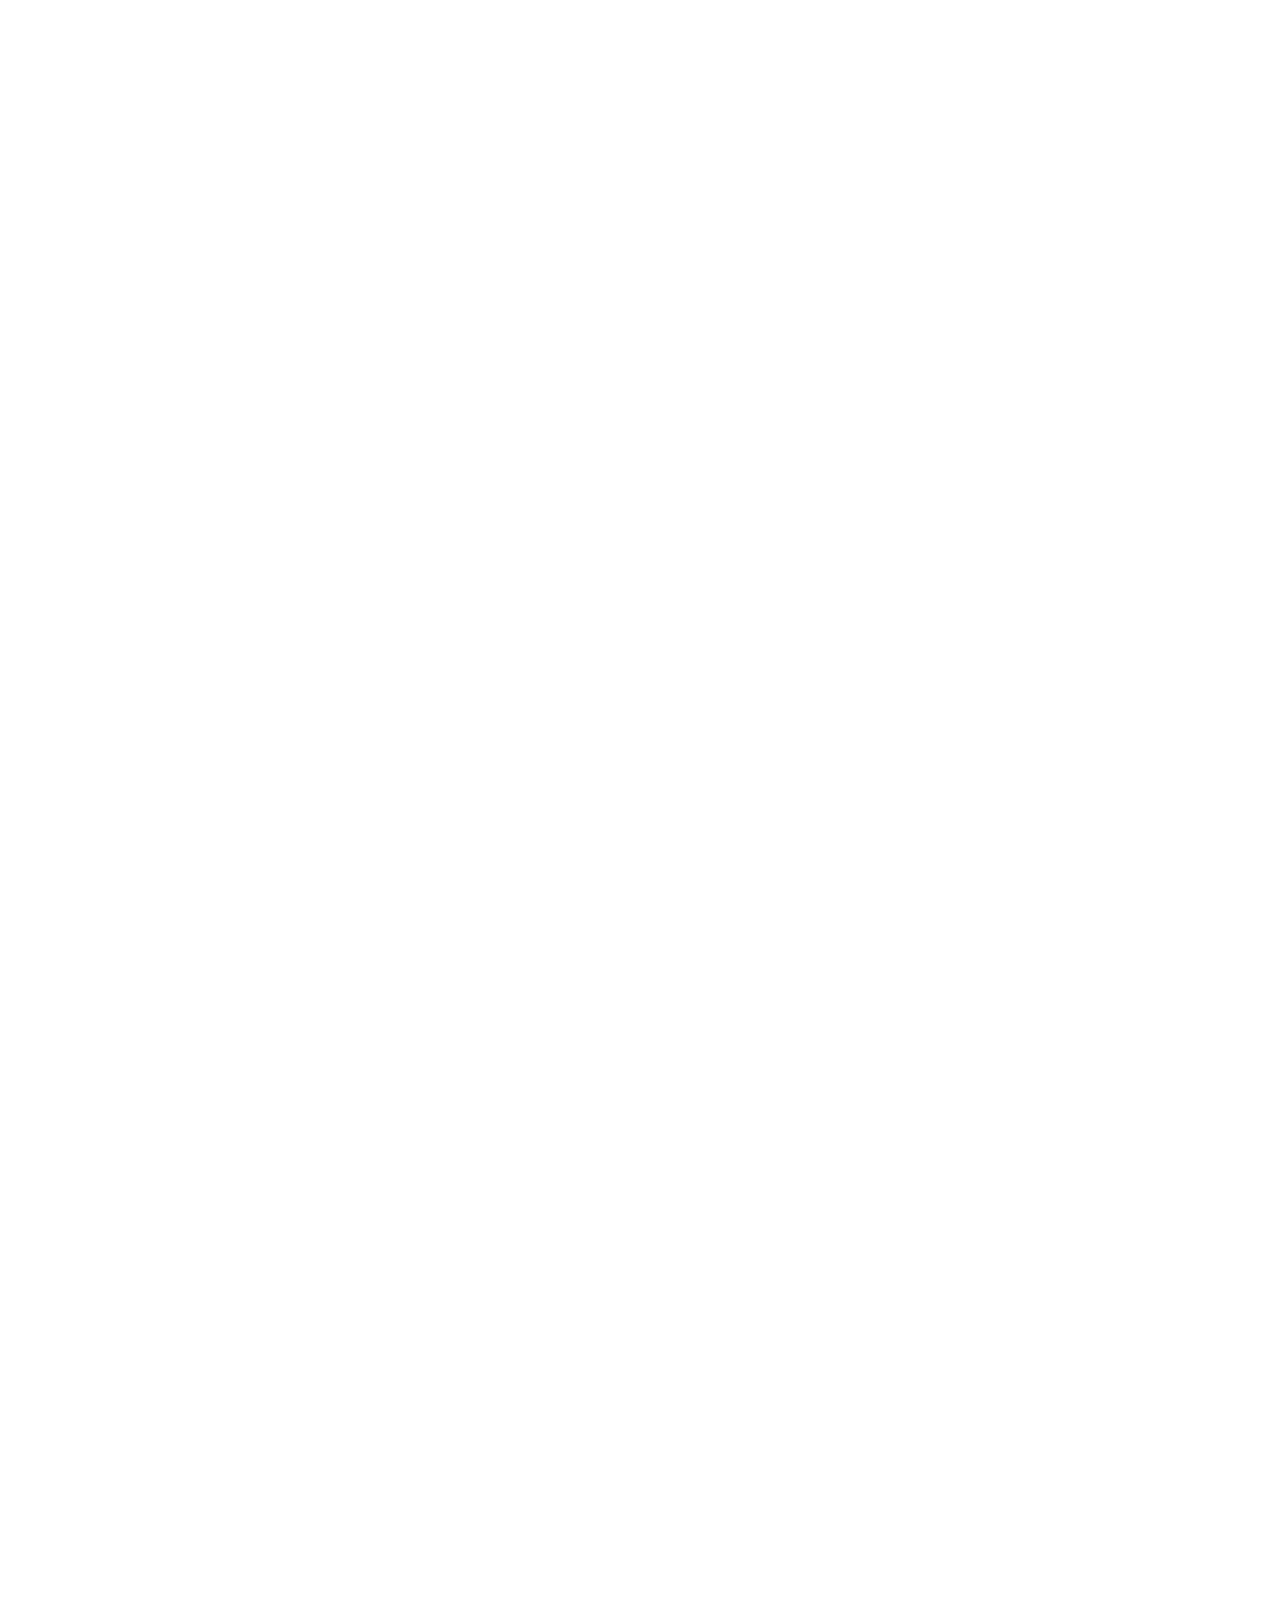
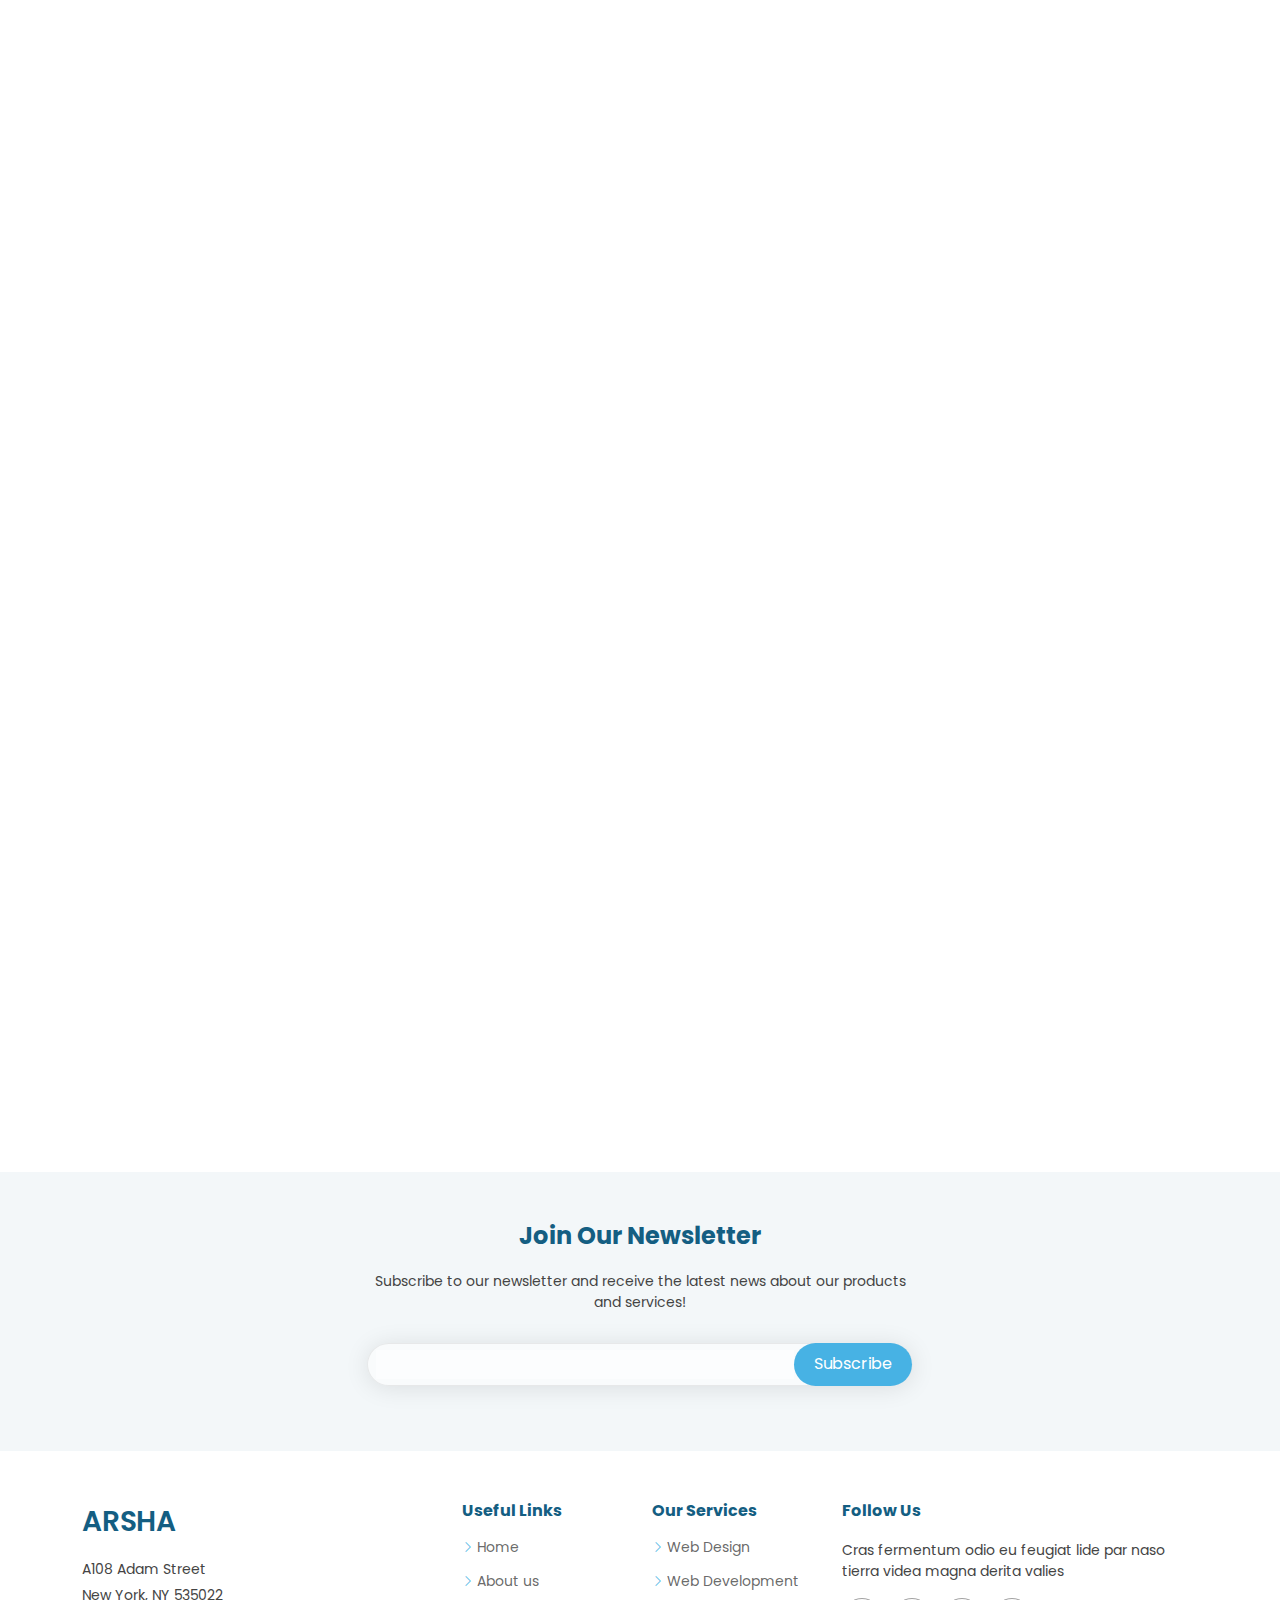
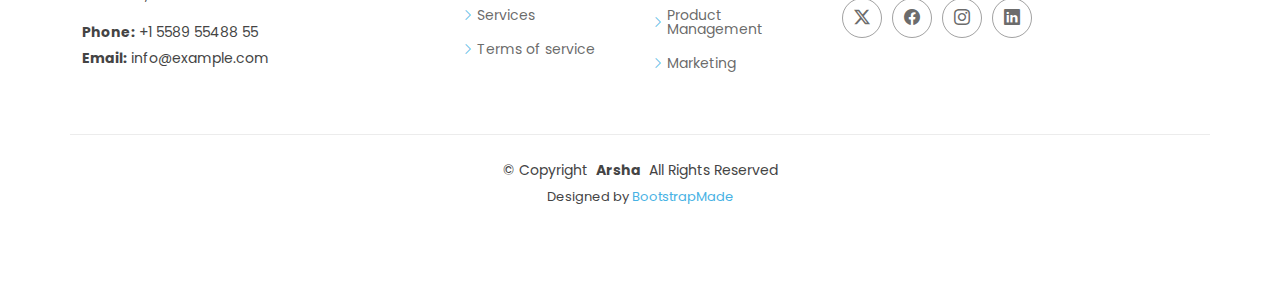
<file: blog-details.html>
<!DOCTYPE html>
<html lang="en">

<head>
  <meta charset="utf-8">
  <meta content="width=device-width, initial-scale=1.0" name="viewport">
  <title>Blog Details - Arsha Bootstrap Template</title>
  <meta name="description" content="">
  <meta name="keywords" content="">

  <!-- Favicons -->
  <link href="assets/img/favicon.png" rel="icon">
  <link href="assets/img/apple-touch-icon.png" rel="apple-touch-icon">

  <!-- Fonts -->
  <link href="https://fonts.googleapis.com" rel="preconnect">
  <link href="https://fonts.gstatic.com" rel="preconnect" crossorigin>
  <link href="https://fonts.googleapis.com/css2?family=Open+Sans:ital,wght@0,300;0,400;0,500;0,600;0,700;0,800;1,300;1,400;1,500;1,600;1,700;1,800&family=Poppins:ital,wght@0,100;0,200;0,300;0,400;0,500;0,600;0,700;0,800;0,900;1,100;1,200;1,300;1,400;1,500;1,600;1,700;1,800;1,900&family=Jost:ital,wght@0,100;0,200;0,300;0,400;0,500;0,600;0,700;0,800;0,900;1,100;1,200;1,300;1,400;1,500;1,600;1,700;1,800;1,900&display=swap" rel="stylesheet">

  <!-- Vendor CSS Files -->
  <link href="assets/vendor/bootstrap/css/bootstrap.min.css" rel="stylesheet">
  <link href="assets/vendor/bootstrap-icons/bootstrap-icons.css" rel="stylesheet">
  <link href="assets/vendor/aos/aos.css" rel="stylesheet">
  <link href="assets/vendor/glightbox/css/glightbox.min.css" rel="stylesheet">
  <link href="assets/vendor/swiper/swiper-bundle.min.css" rel="stylesheet">

  <!-- Main CSS File -->
  <link href="assets/css/main.css" rel="stylesheet">

  <!-- =======================================================
  * Template Name: Arsha
  * Template URL: https://bootstrapmade.com/arsha-free-bootstrap-html-template-corporate/
  * Updated: Feb 22 2025 with Bootstrap v5.3.3
  * Author: BootstrapMade.com
  * License: https://bootstrapmade.com/license/
  ======================================================== -->
</head>

<body class="blog-details-page">

  <header id="header" class="header d-flex align-items-center sticky-top">
    <div class="container-fluid container-xl position-relative d-flex align-items-center">

      <a href="index.html" class="logo d-flex align-items-center me-auto">
        <!-- Uncomment the line below if you also wish to use an image logo -->
        <!-- <img src="assets/img/logo.webp" alt=""> -->
        <h1 class="sitename">Arsha</h1>
      </a>

      <nav id="navmenu" class="navmenu">
        <ul>
          <li><a href="#hero">Home</a></li>
          <li><a href="#about">About</a></li>
          <li><a href="#services">Services</a></li>
          <li><a href="#portfolio">Portfolio</a></li>
          <li><a href="#team">Team</a></li>
          <li><a href="#pricing">Pricing</a></li>
          <li><a href="blog.html">Blog</a></li>
          <li class="dropdown"><a href="#"><span>Dropdown</span> <i class="bi bi-chevron-down toggle-dropdown"></i></a>
            <ul>
              <li><a href="#">Dropdown 1</a></li>
              <li class="dropdown"><a href="#"><span>Deep Dropdown</span> <i class="bi bi-chevron-down toggle-dropdown"></i></a>
                <ul>
                  <li><a href="#">Deep Dropdown 1</a></li>
                  <li><a href="#">Deep Dropdown 2</a></li>
                  <li><a href="#">Deep Dropdown 3</a></li>
                  <li><a href="#">Deep Dropdown 4</a></li>
                  <li><a href="#">Deep Dropdown 5</a></li>
                </ul>
              </li>
              <li><a href="#">Dropdown 2</a></li>
              <li><a href="#">Dropdown 3</a></li>
              <li><a href="#">Dropdown 4</a></li>
            </ul>
          </li>
          <li><a href="#contact">Contact</a></li>
        </ul>
        <i class="mobile-nav-toggle d-xl-none bi bi-list"></i>
      </nav>

      <a class="btn-getstarted" href="#about">Get Started</a>

    </div>
  </header>

  <main class="main">

    <!-- Page Title -->
    <div class="page-title" data-aos="fade">
      <div class="container">
        <nav class="breadcrumbs">
          <ol>
            <li><a href="index.html">Home</a></li>
            <li class="current">Blog Details</li>
          </ol>
        </nav>
        <h1>Blog Details</h1>
      </div>
    </div><!-- End Page Title -->

    <div class="container">
      <div class="row">

        <div class="col-lg-8">

          <!-- Blog Details Section -->
          <section id="blog-details" class="blog-details section">
            <div class="container" data-aos="fade-up">

              <article class="article">

                <div class="hero-img" data-aos="zoom-in">
                  <img src="assets/img/blog/blog-post-3.webp" alt="Featured blog image" class="img-fluid" loading="lazy">
                  <div class="meta-overlay">
                    <div class="meta-categories">
                      <a href="#" class="category">Web Development</a>
                      <span class="divider">•</span>
                      <span class="reading-time"><i class="bi bi-clock"></i> 6 min read</span>
                    </div>
                  </div>
                </div>

                <div class="article-content" data-aos="fade-up" data-aos-delay="100">
                  <div class="content-header">
                    <h1 class="title">Modern Web Development: Best Practices and Future Trends for 2025</h1>

                    <div class="author-info">
                      <div class="author-details">
                        <img src="assets/img/person/person-f-8.webp" alt="Author" class="author-img">
                        <div class="info">
                          <h4>Michael Chen</h4>
                          <span class="role">Senior Web Developer</span>
                        </div>
                      </div>
                      <div class="post-meta">
                        <span class="date"><i class="bi bi-calendar3"></i> Mar 15, 2025</span>
                        <span class="divider">•</span>
                        <span class="comments"><i class="bi bi-chat-text"></i> 18 Comments</span>
                      </div>
                    </div>
                  </div>

                  <div class="content">
                    <p class="lead">
                      The landscape of web development continues to evolve at an unprecedented pace, bringing new technologies, frameworks, and methodologies that reshape how we build modern web applications.
                    </p>

                    <p>
                      As we delve into 2025, the web development ecosystem has transformed dramatically, introducing innovative approaches to building faster, more secure, and highly engaging web experiences. This comprehensive guide explores the latest trends and best practices that are defining the future of web development.
                    </p>

                    <div class="content-image right-aligned">
                      <img src="assets/img/blog/blog-hero-2.webp" class="img-fluid" alt="Modern web development tools" loading="lazy">
                      <figcaption>Modern development environments emphasize collaboration and efficiency</figcaption>
                    </div>

                    <h2>The Rise of Web Components</h2>
                    <p>
                      Web Components have become increasingly crucial in modern web development, offering a standardized way to create reusable custom elements. Key advantages include:
                    </p>
                    <ul>
                      <li>Enhanced code reusability across different frameworks</li>
                      <li>Better encapsulation of functionality</li>
                      <li>Improved maintenance and scalability</li>
                      <li>Framework-agnostic component development</li>
                    </ul>

                    <div class="highlight-box">
                      <h3>Key Trends in 2025</h3>
                      <ul class="trend-list">
                        <li>
                          <i class="bi bi-lightning-charge"></i>
                          <span>Edge Computing and Serverless Architecture</span>
                        </li>
                        <li>
                          <i class="bi bi-shield-check"></i>
                          <span>Enhanced Security Measures</span>
                        </li>
                        <li>
                          <i class="bi bi-phone"></i>
                          <span>Progressive Web Apps (PWAs)</span>
                        </li>
                      </ul>
                    </div>

                    <h2>Performance Optimization</h2>
                    <p>
                      Performance remains a critical factor in web development, with an increasing focus on Core Web Vitals and user experience metrics. Modern applications must be optimized for both speed and efficiency.
                    </p>

                    <blockquote>
                      <p>
                        "The future of web development lies not just in writing code, but in creating seamless, accessible, and performant experiences that work for everyone, everywhere."
                      </p>
                      <cite>Emily Thompson, Web Performance Architect</cite>
                    </blockquote>

                    <div class="content-grid">
                      <div class="row g-4">
                        <div class="col-md-6">
                          <div class="info-card">
                            <i class="bi bi-speedometer2"></i>
                            <h4>Performance Metrics</h4>
                            <p>Focus on Core Web Vitals and user-centric performance metrics for better search rankings and user experience.</p>
                          </div>
                        </div>
                        <div class="col-md-6">
                          <div class="info-card">
                            <i class="bi bi-universal-access"></i>
                            <h4>Accessibility</h4>
                            <p>Implementing WCAG guidelines and ensuring web applications are accessible to all users across different devices.</p>
                          </div>
                        </div>
                      </div>
                    </div>

                    <h2>Looking Forward</h2>
                    <p>
                      As we continue through 2025, web development practices will further evolve, embracing new technologies while maintaining a strong foundation in performance, accessibility, and user experience. Staying updated with these trends and best practices is crucial for developers looking to build modern, scalable web applications.
                    </p>
                  </div>

                  <div class="meta-bottom">
                    <div class="tags-section">
                      <h4>Related Topics</h4>
                      <div class="tags">
                        <a href="#" class="tag">Web Development</a>
                        <a href="#" class="tag">Performance</a>
                        <a href="#" class="tag">Best Practices</a>
                        <a href="#" class="tag">Trends</a>
                        <a href="#" class="tag">2025</a>
                      </div>
                    </div>

                    <div class="share-section">
                      <h4>Share Article</h4>
                      <div class="social-links">
                        <a href="#" class="twitter"><i class="bi bi-twitter-x"></i></a>
                        <a href="#" class="facebook"><i class="bi bi-facebook"></i></a>
                        <a href="#" class="linkedin"><i class="bi bi-linkedin"></i></a>
                        <a href="#" class="copy-link" title="Copy Link"><i class="bi bi-link-45deg"></i></a>
                      </div>
                    </div>
                  </div>
                </div>

              </article>

            </div>
          </section><!-- /Blog Details Section -->

          <!-- Blog Comments Section -->
          <section id="blog-comments" class="blog-comments section">

            <div class="container" data-aos="fade-up" data-aos-delay="100">

              <div class="blog-comments-4">
                <div class="comments-header">
                  <h3 class="title">Community Feedback</h3>
                  <div class="comments-stats">
                    <span class="count">12</span>
                    <span class="label">Comments</span>
                  </div>
                </div>

                <div class="comments-container">
                  <!-- Comment #1 -->
                  <div class="comment-thread">
                    <div class="comment-box">
                      <div class="comment-wrapper">
                        <div class="avatar-wrapper">
                          <img src="assets/img/person/person-f-9.webp" alt="Avatar" loading="lazy">
                          <span class="status-indicator"></span>
                        </div>

                        <div class="comment-content">
                          <div class="comment-header">
                            <div class="user-info">
                              <h4>Thomas Anderson</h4>
                              <span class="time-badge">
                                <i class="bi bi-clock"></i>
                                2 hours ago
                              </span>
                            </div>
                            <div class="engagement">
                              <span class="likes">
                                <i class="bi bi-heart"></i>
                                24
                              </span>
                            </div>
                          </div>

                          <div class="comment-body">
                            <p>Nullam ac urna eu felis dapibus condimentum sit amet a augue. Sed non neque elit. Sed ut imperdiet nisi. Proin condimentum fermentum nunc.</p>
                          </div>

                          <div class="comment-actions">
                            <button class="action-btn like-btn" aria-label="Like comment">
                              <i class="bi bi-heart"></i>
                              <span>Like</span>
                            </button>
                            <button class="action-btn reply-btn" aria-label="Reply to comment">
                              <i class="bi bi-chat"></i>
                              <span>Reply</span>
                            </button>
                            <button class="action-btn share-btn" aria-label="Share comment">
                              <i class="bi bi-share"></i>
                              <span>Share</span>
                            </button>
                          </div>
                        </div>
                      </div>
                    </div>

                    <!-- Replies Container -->
                    <div class="replies-container">
                      <!-- Reply #1 -->
                      <div class="comment-box reply">
                        <div class="comment-wrapper">
                          <div class="avatar-wrapper">
                            <img src="assets/img/person/person-m-9.webp" alt="Avatar" loading="lazy">
                            <span class="status-indicator"></span>
                          </div>

                          <div class="comment-content">
                            <div class="comment-header">
                              <div class="user-info">
                                <h4>Maria Rodriguez</h4>
                                <span class="time-badge">
                                  <i class="bi bi-clock"></i>
                                  1 hour ago
                                </span>
                              </div>
                              <div class="engagement">
                                <span class="likes">
                                  <i class="bi bi-heart"></i>
                                  8
                                </span>
                              </div>
                            </div>

                            <div class="comment-body">
                              <p>Vivamus elementum semper nisi. Aenean vulputate eleifend tellus. Aenean leo ligula, porttitor eu, consequat vitae.</p>
                            </div>

                            <div class="comment-actions">
                              <button class="action-btn like-btn" aria-label="Like comment">
                                <i class="bi bi-heart"></i>
                                <span>Like</span>
                              </button>
                              <button class="action-btn reply-btn" aria-label="Reply to comment">
                                <i class="bi bi-chat"></i>
                                <span>Reply</span>
                              </button>
                              <button class="action-btn share-btn" aria-label="Share comment">
                                <i class="bi bi-share"></i>
                                <span>Share</span>
                              </button>
                            </div>
                          </div>
                        </div>
                      </div>

                      <!-- Reply #2 -->
                      <div class="comment-box reply">
                        <div class="comment-wrapper">
                          <div class="avatar-wrapper">
                            <img src="assets/img/person/person-f-9.webp" alt="Avatar" loading="lazy">
                            <span class="status-indicator"></span>
                          </div>

                          <div class="comment-content">
                            <div class="comment-header">
                              <div class="user-info">
                                <h4>Alex Chen</h4>
                                <span class="time-badge">
                                  <i class="bi bi-clock"></i>
                                  30 minutes ago
                                </span>
                              </div>
                              <div class="engagement">
                                <span class="likes">
                                  <i class="bi bi-heart"></i>
                                  5
                                </span>
                              </div>
                            </div>

                            <div class="comment-body">
                              <p>Cras dapibus. Vivamus elementum semper nisi. Aenean vulputate eleifend tellus.</p>
                            </div>

                            <div class="comment-actions">
                              <button class="action-btn like-btn" aria-label="Like comment">
                                <i class="bi bi-heart"></i>
                                <span>Like</span>
                              </button>
                              <button class="action-btn reply-btn" aria-label="Reply to comment">
                                <i class="bi bi-chat"></i>
                                <span>Reply</span>
                              </button>
                              <button class="action-btn share-btn" aria-label="Share comment">
                                <i class="bi bi-share"></i>
                                <span>Share</span>
                              </button>
                            </div>
                          </div>
                        </div>
                      </div>
                    </div>
                  </div>

                  <!-- Comment #2 -->
                  <div class="comment-thread">
                    <div class="comment-box">
                      <div class="comment-wrapper">
                        <div class="avatar-wrapper">
                          <img src="assets/img/person/person-f-7.webp" alt="Avatar" loading="lazy">
                          <span class="status-indicator"></span>
                        </div>

                        <div class="comment-content">
                          <div class="comment-header">
                            <div class="user-info">
                              <h4>Emily Watson</h4>
                              <span class="time-badge">
                                <i class="bi bi-clock"></i>
                                3 hours ago
                              </span>
                            </div>
                            <div class="engagement">
                              <span class="likes">
                                <i class="bi bi-heart"></i>
                                15
                              </span>
                            </div>
                          </div>

                          <div class="comment-body">
                            <p>Maecenas tempus, tellus eget condimentum rhoncus, sem quam semper libero, sit amet adipiscing sem neque sed ipsum.</p>
                          </div>

                          <div class="comment-actions">
                            <button class="action-btn like-btn" aria-label="Like comment">
                              <i class="bi bi-heart"></i>
                              <span>Like</span>
                            </button>
                            <button class="action-btn reply-btn" aria-label="Reply to comment">
                              <i class="bi bi-chat"></i>
                              <span>Reply</span>
                            </button>
                            <button class="action-btn share-btn" aria-label="Share comment">
                              <i class="bi bi-share"></i>
                              <span>Share</span>
                            </button>
                          </div>
                        </div>
                      </div>
                    </div>
                  </div>
                </div>
              </div>

            </div>

          </section><!-- /Blog Comments Section -->

          <!-- Blog Comment Form Section -->
          <section id="blog-comment-form" class="blog-comment-form section">

            <div class="container" data-aos="fade-up" data-aos-delay="100">

              <form method="post" role="form">

                <div class="form-header">
                  <h3>Leave a Comment</h3>
                  <p>Your email address will not be published. Required fields are marked *</p>
                </div>

                <div class="row gy-3">
                  <div class="col-md-6">
                    <div class="input-group">
                      <label for="name">Full Name *</label>
                      <input type="text" name="name" id="name" placeholder="Enter your full name" required="">
                      <span class="error-text">Please enter your name</span>
                    </div>
                  </div>

                  <div class="col-md-6">
                    <div class="input-group">
                      <label for="email">Email Address *</label>
                      <input type="email" name="email" id="email" placeholder="Enter your email address" required="">
                      <span class="error-text">Please enter a valid email address</span>
                    </div>
                  </div>

                  <div class="col-12">
                    <div class="input-group">
                      <label for="website">Website</label>
                      <input type="url" name="website" id="website" placeholder="Your website (optional)">
                    </div>
                  </div>

                  <div class="col-12">
                    <div class="input-group">
                      <label for="comment">Your Comment *</label>
                      <textarea name="comment" id="comment" rows="5" placeholder="Write your thoughts here..." required=""></textarea>
                      <span class="error-text">Please enter your comment</span>
                    </div>
                  </div>

                  <div class="col-12 text-center">
                    <button type="submit">Post Comment</button>
                  </div>
                </div>

              </form>

            </div>

          </section><!-- /Blog Comment Form Section -->

        </div>

        <div class="col-lg-4 sidebar">

          <div class="widgets-container" data-aos="fade-up" data-aos-delay="200">

            <!-- Search Widget -->
            <div class="search-widget widget-item">

              <h3 class="widget-title">Search</h3>
              <form action="">
                <input type="text">
                <button type="submit" title="Search"><i class="bi bi-search"></i></button>
              </form>

            </div><!--/Search Widget -->

            <!-- Recent Posts Widget -->
            <div class="recent-posts-widget widget-item">

              <h3 class="widget-title">Recent Posts</h3>

              <div class="post-item">
                <img src="assets/img/blog/blog-post-square-1.webp" alt="" class="flex-shrink-0">
                <div>
                  <h4><a href="blog-details.html">Nihil blanditiis at in nihil autem</a></h4>
                  <time datetime="2020-01-01">Jan 1, 2020</time>
                </div>
              </div><!-- End recent post item-->

              <div class="post-item">
                <img src="assets/img/blog/blog-post-square-2.webp" alt="" class="flex-shrink-0">
                <div>
                  <h4><a href="blog-details.html">Quidem autem et impedit</a></h4>
                  <time datetime="2020-01-01">Jan 1, 2020</time>
                </div>
              </div><!-- End recent post item-->

              <div class="post-item">
                <img src="assets/img/blog/blog-post-square-3.webp" alt="" class="flex-shrink-0">
                <div>
                  <h4><a href="blog-details.html">Id quia et et ut maxime similique occaecati ut</a></h4>
                  <time datetime="2020-01-01">Jan 1, 2020</time>
                </div>
              </div><!-- End recent post item-->

              <div class="post-item">
                <img src="assets/img/blog/blog-post-square-4.webp" alt="" class="flex-shrink-0">
                <div>
                  <h4><a href="blog-details.html">Laborum corporis quo dara net para</a></h4>
                  <time datetime="2020-01-01">Jan 1, 2020</time>
                </div>
              </div><!-- End recent post item-->

              <div class="post-item">
                <img src="assets/img/blog/blog-post-square-5.webp" alt="" class="flex-shrink-0">
                <div>
                  <h4><a href="blog-details.html">Et dolores corrupti quae illo quod dolor</a></h4>
                  <time datetime="2020-01-01">Jan 1, 2020</time>
                </div>
              </div><!-- End recent post item-->

            </div><!--/Recent Posts Widget -->

            <!-- Categories Widget -->
            <div class="categories-widget widget-item">

              <h3 class="widget-title">Categories</h3>
              <ul class="mt-3">
                <li><a href="#">General <span>(25)</span></a></li>
                <li><a href="#">Lifestyle <span>(12)</span></a></li>
                <li><a href="#">Travel <span>(5)</span></a></li>
                <li><a href="#">Design <span>(22)</span></a></li>
                <li><a href="#">Creative <span>(8)</span></a></li>
                <li><a href="#">Educaion <span>(14)</span></a></li>
              </ul>

            </div><!--/Categories Widget -->

            <!-- Tags Widget -->
            <div class="tags-widget widget-item">

              <h3 class="widget-title">Tags</h3>
              <ul>
                <li><a href="#">App</a></li>
                <li><a href="#">IT</a></li>
                <li><a href="#">Business</a></li>
                <li><a href="#">Mac</a></li>
                <li><a href="#">Design</a></li>
                <li><a href="#">Office</a></li>
                <li><a href="#">Creative</a></li>
                <li><a href="#">Studio</a></li>
                <li><a href="#">Smart</a></li>
                <li><a href="#">Tips</a></li>
                <li><a href="#">Marketing</a></li>
              </ul>

            </div><!--/Tags Widget -->

          </div>

        </div>

      </div>
    </div>

  </main>

  <footer id="footer" class="footer">

    <div class="footer-newsletter">
      <div class="container">
        <div class="row justify-content-center text-center">
          <div class="col-lg-6">
            <h4>Join Our Newsletter</h4>
            <p>Subscribe to our newsletter and receive the latest news about our products and services!</p>
            <form action="forms/newsletter.php" method="post" class="php-email-form">
              <div class="newsletter-form"><input type="email" name="email"><input type="submit" value="Subscribe"></div>
              <div class="loading">Loading</div>
              <div class="error-message"></div>
              <div class="sent-message">Your subscription request has been sent. Thank you!</div>
            </form>
          </div>
        </div>
      </div>
    </div>

    <div class="container footer-top">
      <div class="row gy-4">
        <div class="col-lg-4 col-md-6 footer-about">
          <a href="index.html" class="d-flex align-items-center">
            <span class="sitename">Arsha</span>
          </a>
          <div class="footer-contact pt-3">
            <p>A108 Adam Street</p>
            <p>New York, NY 535022</p>
            <p class="mt-3"><strong>Phone:</strong> <span>+1 5589 55488 55</span></p>
            <p><strong>Email:</strong> <span>info@example.com</span></p>
          </div>
        </div>

        <div class="col-lg-2 col-md-3 footer-links">
          <h4>Useful Links</h4>
          <ul>
            <li><i class="bi bi-chevron-right"></i> <a href="#">Home</a></li>
            <li><i class="bi bi-chevron-right"></i> <a href="#">About us</a></li>
            <li><i class="bi bi-chevron-right"></i> <a href="#">Services</a></li>
            <li><i class="bi bi-chevron-right"></i> <a href="#">Terms of service</a></li>
          </ul>
        </div>

        <div class="col-lg-2 col-md-3 footer-links">
          <h4>Our Services</h4>
          <ul>
            <li><i class="bi bi-chevron-right"></i> <a href="#">Web Design</a></li>
            <li><i class="bi bi-chevron-right"></i> <a href="#">Web Development</a></li>
            <li><i class="bi bi-chevron-right"></i> <a href="#">Product Management</a></li>
            <li><i class="bi bi-chevron-right"></i> <a href="#">Marketing</a></li>
          </ul>
        </div>

        <div class="col-lg-4 col-md-12">
          <h4>Follow Us</h4>
          <p>Cras fermentum odio eu feugiat lide par naso tierra videa magna derita valies</p>
          <div class="social-links d-flex">
            <a href=""><i class="bi bi-twitter-x"></i></a>
            <a href=""><i class="bi bi-facebook"></i></a>
            <a href=""><i class="bi bi-instagram"></i></a>
            <a href=""><i class="bi bi-linkedin"></i></a>
          </div>
        </div>

      </div>
    </div>

    <div class="container copyright text-center mt-4">
      <p>© <span>Copyright</span> <strong class="px-1 sitename">Arsha</strong> <span>All Rights Reserved</span></p>
      <div class="credits">
        <!-- All the links in the footer should remain intact. -->
        <!-- You can delete the links only if you've purchased the pro version. -->
        <!-- Licensing information: https://bootstrapmade.com/license/ -->
        <!-- Purchase the pro version with working PHP/AJAX contact form: [buy-url] -->
        Designed by <a href="https://bootstrapmade.com/">BootstrapMade</a>
      </div>
    </div>

  </footer>

  <!-- Scroll Top -->
  <a href="#" id="scroll-top" class="scroll-top d-flex align-items-center justify-content-center"><i class="bi bi-arrow-up-short"></i></a>

  <!-- Preloader -->
  <div id="preloader"></div>

  <!-- Vendor JS Files -->
  <script src="assets/vendor/bootstrap/js/bootstrap.bundle.min.js"></script>
  <script src="assets/vendor/php-email-form/validate.js"></script>
  <script src="assets/vendor/aos/aos.js"></script>
  <script src="assets/vendor/glightbox/js/glightbox.min.js"></script>
  <script src="assets/vendor/swiper/swiper-bundle.min.js"></script>
  <script src="assets/vendor/waypoints/noframework.waypoints.js"></script>
  <script src="assets/vendor/imagesloaded/imagesloaded.pkgd.min.js"></script>
  <script src="assets/vendor/isotope-layout/isotope.pkgd.min.js"></script>

  <!-- Main JS File -->
  <script src="assets/js/main.js"></script>

</body>

</html>
</file>
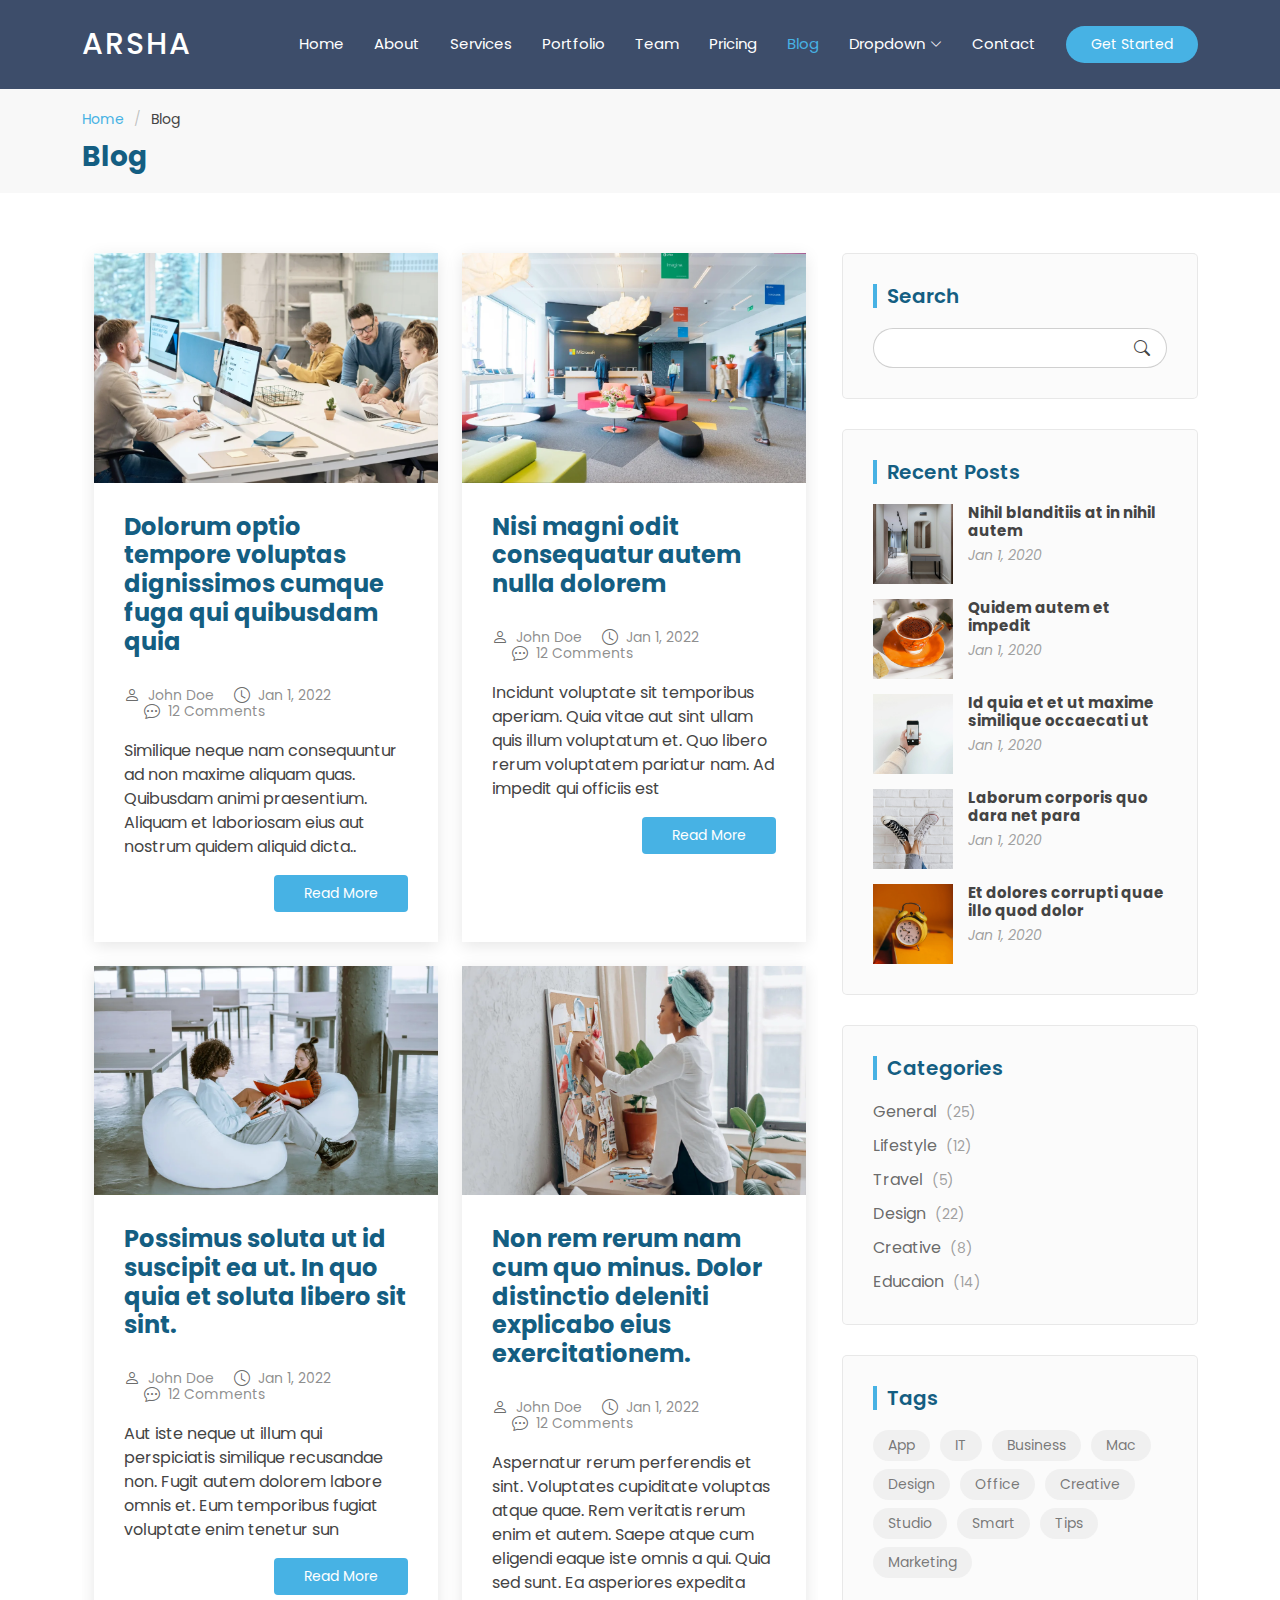
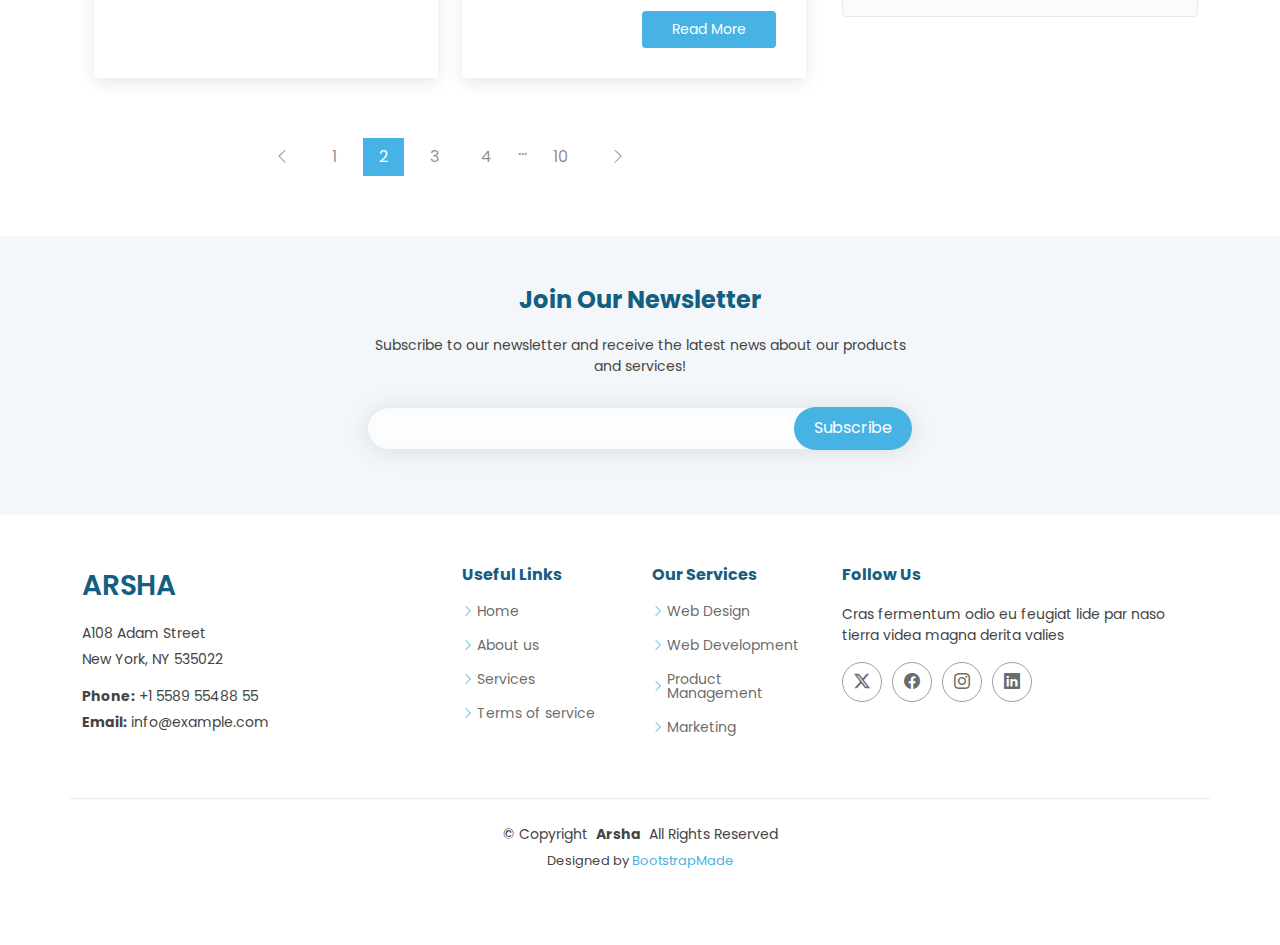
<file: blog.html>
<!DOCTYPE html>
<html lang="en">

<head>
  <meta charset="utf-8">
  <meta content="width=device-width, initial-scale=1.0" name="viewport">
  <title>Blog - Arsha Bootstrap Template</title>
  <meta name="description" content="">
  <meta name="keywords" content="">

  <!-- Favicons -->
  <link href="assets/img/favicon.png" rel="icon">
  <link href="assets/img/apple-touch-icon.png" rel="apple-touch-icon">

  <!-- Fonts -->
  <link href="https://fonts.googleapis.com" rel="preconnect">
  <link href="https://fonts.gstatic.com" rel="preconnect" crossorigin>
  <link href="https://fonts.googleapis.com/css2?family=Open+Sans:ital,wght@0,300;0,400;0,500;0,600;0,700;0,800;1,300;1,400;1,500;1,600;1,700;1,800&family=Poppins:ital,wght@0,100;0,200;0,300;0,400;0,500;0,600;0,700;0,800;0,900;1,100;1,200;1,300;1,400;1,500;1,600;1,700;1,800;1,900&family=Jost:ital,wght@0,100;0,200;0,300;0,400;0,500;0,600;0,700;0,800;0,900;1,100;1,200;1,300;1,400;1,500;1,600;1,700;1,800;1,900&display=swap" rel="stylesheet">

  <!-- Vendor CSS Files -->
  <link href="assets/vendor/bootstrap/css/bootstrap.min.css" rel="stylesheet">
  <link href="assets/vendor/bootstrap-icons/bootstrap-icons.css" rel="stylesheet">
  <link href="assets/vendor/aos/aos.css" rel="stylesheet">
  <link href="assets/vendor/glightbox/css/glightbox.min.css" rel="stylesheet">
  <link href="assets/vendor/swiper/swiper-bundle.min.css" rel="stylesheet">

  <!-- Main CSS File -->
  <link href="assets/css/main.css" rel="stylesheet">

  <!-- =======================================================
  * Template Name: Arsha
  * Template URL: https://bootstrapmade.com/arsha-free-bootstrap-html-template-corporate/
  * Updated: Feb 22 2025 with Bootstrap v5.3.3
  * Author: BootstrapMade.com
  * License: https://bootstrapmade.com/license/
  ======================================================== -->
</head>

<body class="blog-page">

  <header id="header" class="header d-flex align-items-center sticky-top">
    <div class="container-fluid container-xl position-relative d-flex align-items-center">

      <a href="index.html" class="logo d-flex align-items-center me-auto">
        <!-- Uncomment the line below if you also wish to use an image logo -->
        <!-- <img src="assets/img/logo.webp" alt=""> -->
        <h1 class="sitename">Arsha</h1>
      </a>

      <nav id="navmenu" class="navmenu">
        <ul>
          <li><a href="#hero">Home</a></li>
          <li><a href="#about">About</a></li>
          <li><a href="#services">Services</a></li>
          <li><a href="#portfolio">Portfolio</a></li>
          <li><a href="#team">Team</a></li>
          <li><a href="#pricing">Pricing</a></li>
          <li><a href="blog.html" class="active">Blog</a></li>
          <li class="dropdown"><a href="#"><span>Dropdown</span> <i class="bi bi-chevron-down toggle-dropdown"></i></a>
            <ul>
              <li><a href="#">Dropdown 1</a></li>
              <li class="dropdown"><a href="#"><span>Deep Dropdown</span> <i class="bi bi-chevron-down toggle-dropdown"></i></a>
                <ul>
                  <li><a href="#">Deep Dropdown 1</a></li>
                  <li><a href="#">Deep Dropdown 2</a></li>
                  <li><a href="#">Deep Dropdown 3</a></li>
                  <li><a href="#">Deep Dropdown 4</a></li>
                  <li><a href="#">Deep Dropdown 5</a></li>
                </ul>
              </li>
              <li><a href="#">Dropdown 2</a></li>
              <li><a href="#">Dropdown 3</a></li>
              <li><a href="#">Dropdown 4</a></li>
            </ul>
          </li>
          <li><a href="#contact">Contact</a></li>
        </ul>
        <i class="mobile-nav-toggle d-xl-none bi bi-list"></i>
      </nav>

      <a class="btn-getstarted" href="#about">Get Started</a>

    </div>
  </header>

  <main class="main">

    <!-- Page Title -->
    <div class="page-title" data-aos="fade">
      <div class="container">
        <nav class="breadcrumbs">
          <ol>
            <li><a href="index.html">Home</a></li>
            <li class="current">Blog</li>
          </ol>
        </nav>
        <h1>Blog</h1>
      </div>
    </div><!-- End Page Title -->

    <div class="container">
      <div class="row">

        <div class="col-lg-8">

          <!-- Blog Posts Section -->
          <section id="blog-posts" class="blog-posts section">

            <div class="container" data-aos="fade-up" data-aos-delay="100">

              <div class="row gy-4">

                <div class="col-lg-6">
                  <article>

                    <div class="post-img">
                      <img src="assets/img/blog/blog-post-1.webp" alt="" class="img-fluid">
                    </div>

                    <h2 class="title">
                      <a href="blog-details.html">Dolorum optio tempore voluptas dignissimos cumque fuga qui quibusdam quia</a>
                    </h2>

                    <div class="meta-top">
                      <ul>
                        <li class="d-flex align-items-center"><i class="bi bi-person"></i> <a href="blog-details.html">John Doe</a></li>
                        <li class="d-flex align-items-center"><i class="bi bi-clock"></i> <a href="blog-details.html"><time datetime="2022-01-01">Jan 1, 2022</time></a></li>
                        <li class="d-flex align-items-center"><i class="bi bi-chat-dots"></i> <a href="blog-details.html">12 Comments</a></li>
                      </ul>
                    </div>

                    <div class="content">
                      <p>
                        Similique neque nam consequuntur ad non maxime aliquam quas. Quibusdam animi praesentium. Aliquam et laboriosam eius aut nostrum quidem aliquid dicta..
                      </p>

                      <div class="read-more">
                        <a href="blog-details.html">Read More</a>
                      </div>
                    </div>

                  </article>
                </div><!-- End post list item -->

                <div class="col-lg-6">

                  <article>

                    <div class="post-img">
                      <img src="assets/img/blog/blog-post-2.webp" alt="" class="img-fluid">
                    </div>

                    <h2 class="title">
                      <a href="blog-details.html">Nisi magni odit consequatur autem nulla dolorem</a>
                    </h2>

                    <div class="meta-top">
                      <ul>
                        <li class="d-flex align-items-center"><i class="bi bi-person"></i> <a href="blog-details.html">John Doe</a></li>
                        <li class="d-flex align-items-center"><i class="bi bi-clock"></i> <a href="blog-details.html"><time datetime="2022-01-01">Jan 1, 2022</time></a></li>
                        <li class="d-flex align-items-center"><i class="bi bi-chat-dots"></i> <a href="blog-details.html">12 Comments</a></li>
                      </ul>
                    </div>

                    <div class="content">
                      <p>
                        Incidunt voluptate sit temporibus aperiam. Quia vitae aut sint ullam quis illum voluptatum et. Quo libero rerum voluptatem pariatur nam.
                        Ad impedit qui officiis est</p>
                      <div class="read-more">
                        <a href="blog-details.html">Read More</a>
                      </div>
                    </div>

                  </article>

                </div><!-- End post list item -->

                <div class="col-lg-6">

                  <article>

                    <div class="post-img">
                      <img src="assets/img/blog/blog-post-3.webp" alt="" class="img-fluid">
                    </div>

                    <h2 class="title">
                      <a href="blog-details.html">Possimus soluta ut id suscipit ea ut. In quo quia et soluta libero sit sint.</a>
                    </h2>

                    <div class="meta-top">
                      <ul>
                        <li class="d-flex align-items-center"><i class="bi bi-person"></i> <a href="blog-details.html">John Doe</a></li>
                        <li class="d-flex align-items-center"><i class="bi bi-clock"></i> <a href="blog-details.html"><time datetime="2022-01-01">Jan 1, 2022</time></a></li>
                        <li class="d-flex align-items-center"><i class="bi bi-chat-dots"></i> <a href="blog-details.html">12 Comments</a></li>
                      </ul>
                    </div>

                    <div class="content">
                      <p>
                        Aut iste neque ut illum qui perspiciatis similique recusandae non. Fugit autem dolorem labore omnis et. Eum temporibus fugiat voluptate enim tenetur sun</p>
                      <div class="read-more">
                        <a href="blog-details.html">Read More</a>
                      </div>
                    </div>

                  </article>

                </div><!-- End post list item -->

                <div class="col-lg-6">

                  <article>

                    <div class="post-img">
                      <img src="assets/img/blog/blog-post-4.webp" alt="" class="img-fluid">
                    </div>

                    <h2 class="title">
                      <a href="blog-details.html">Non rem rerum nam cum quo minus. Dolor distinctio deleniti explicabo eius exercitationem.</a>
                    </h2>

                    <div class="meta-top">
                      <ul>
                        <li class="d-flex align-items-center"><i class="bi bi-person"></i> <a href="blog-details.html">John Doe</a></li>
                        <li class="d-flex align-items-center"><i class="bi bi-clock"></i> <a href="blog-details.html"><time datetime="2022-01-01">Jan 1, 2022</time></a></li>
                        <li class="d-flex align-items-center"><i class="bi bi-chat-dots"></i> <a href="blog-details.html">12 Comments</a></li>
                      </ul>
                    </div>

                    <div class="content">
                      <p>
                        Aspernatur rerum perferendis et sint. Voluptates cupiditate voluptas atque quae. Rem veritatis rerum enim et autem. Saepe atque cum eligendi eaque iste omnis a qui.
                        Quia sed sunt. Ea asperiores expedita <br></p>
                      <div class="read-more">
                        <a href="blog-details.html">Read More</a>
                      </div>
                    </div>

                  </article>

                </div><!-- End post list item -->

              </div><!-- End blog posts list -->

            </div>

          </section><!-- /Blog Posts Section -->

          <!-- Pagination 2 Section -->
          <section id="pagination-2" class="pagination-2 section">

            <div class="container">
              <div class="d-flex justify-content-center">
                <ul>
                  <li><a href="#"><i class="bi bi-chevron-left"></i></a></li>
                  <li><a href="#">1</a></li>
                  <li><a href="#" class="active">2</a></li>
                  <li><a href="#">3</a></li>
                  <li><a href="#">4</a></li>
                  <li>...</li>
                  <li><a href="#">10</a></li>
                  <li><a href="#"><i class="bi bi-chevron-right"></i></a></li>
                </ul>
              </div>
            </div>

          </section><!-- /Pagination 2 Section -->

        </div>

        <div class="col-lg-4 sidebar">

          <div class="widgets-container" data-aos="fade-up" data-aos-delay="200">

            <!-- Search Widget -->
            <div class="search-widget widget-item">

              <h3 class="widget-title">Search</h3>
              <form action="">
                <input type="text">
                <button type="submit" title="Search"><i class="bi bi-search"></i></button>
              </form>

            </div><!--/Search Widget -->

            <!-- Recent Posts Widget -->
            <div class="recent-posts-widget widget-item">

              <h3 class="widget-title">Recent Posts</h3>

              <div class="post-item">
                <img src="assets/img/blog/blog-post-square-1.webp" alt="" class="flex-shrink-0">
                <div>
                  <h4><a href="blog-details.html">Nihil blanditiis at in nihil autem</a></h4>
                  <time datetime="2020-01-01">Jan 1, 2020</time>
                </div>
              </div><!-- End recent post item-->

              <div class="post-item">
                <img src="assets/img/blog/blog-post-square-2.webp" alt="" class="flex-shrink-0">
                <div>
                  <h4><a href="blog-details.html">Quidem autem et impedit</a></h4>
                  <time datetime="2020-01-01">Jan 1, 2020</time>
                </div>
              </div><!-- End recent post item-->

              <div class="post-item">
                <img src="assets/img/blog/blog-post-square-3.webp" alt="" class="flex-shrink-0">
                <div>
                  <h4><a href="blog-details.html">Id quia et et ut maxime similique occaecati ut</a></h4>
                  <time datetime="2020-01-01">Jan 1, 2020</time>
                </div>
              </div><!-- End recent post item-->

              <div class="post-item">
                <img src="assets/img/blog/blog-post-square-4.webp" alt="" class="flex-shrink-0">
                <div>
                  <h4><a href="blog-details.html">Laborum corporis quo dara net para</a></h4>
                  <time datetime="2020-01-01">Jan 1, 2020</time>
                </div>
              </div><!-- End recent post item-->

              <div class="post-item">
                <img src="assets/img/blog/blog-post-square-5.webp" alt="" class="flex-shrink-0">
                <div>
                  <h4><a href="blog-details.html">Et dolores corrupti quae illo quod dolor</a></h4>
                  <time datetime="2020-01-01">Jan 1, 2020</time>
                </div>
              </div><!-- End recent post item-->

            </div><!--/Recent Posts Widget -->

            <!-- Categories Widget -->
            <div class="categories-widget widget-item">

              <h3 class="widget-title">Categories</h3>
              <ul class="mt-3">
                <li><a href="#">General <span>(25)</span></a></li>
                <li><a href="#">Lifestyle <span>(12)</span></a></li>
                <li><a href="#">Travel <span>(5)</span></a></li>
                <li><a href="#">Design <span>(22)</span></a></li>
                <li><a href="#">Creative <span>(8)</span></a></li>
                <li><a href="#">Educaion <span>(14)</span></a></li>
              </ul>

            </div><!--/Categories Widget -->

            <!-- Tags Widget -->
            <div class="tags-widget widget-item">

              <h3 class="widget-title">Tags</h3>
              <ul>
                <li><a href="#">App</a></li>
                <li><a href="#">IT</a></li>
                <li><a href="#">Business</a></li>
                <li><a href="#">Mac</a></li>
                <li><a href="#">Design</a></li>
                <li><a href="#">Office</a></li>
                <li><a href="#">Creative</a></li>
                <li><a href="#">Studio</a></li>
                <li><a href="#">Smart</a></li>
                <li><a href="#">Tips</a></li>
                <li><a href="#">Marketing</a></li>
              </ul>

            </div><!--/Tags Widget -->

          </div>

        </div>

      </div>
    </div>

  </main>

  <footer id="footer" class="footer">

    <div class="footer-newsletter">
      <div class="container">
        <div class="row justify-content-center text-center">
          <div class="col-lg-6">
            <h4>Join Our Newsletter</h4>
            <p>Subscribe to our newsletter and receive the latest news about our products and services!</p>
            <form action="forms/newsletter.php" method="post" class="php-email-form">
              <div class="newsletter-form"><input type="email" name="email"><input type="submit" value="Subscribe"></div>
              <div class="loading">Loading</div>
              <div class="error-message"></div>
              <div class="sent-message">Your subscription request has been sent. Thank you!</div>
            </form>
          </div>
        </div>
      </div>
    </div>

    <div class="container footer-top">
      <div class="row gy-4">
        <div class="col-lg-4 col-md-6 footer-about">
          <a href="index.html" class="d-flex align-items-center">
            <span class="sitename">Arsha</span>
          </a>
          <div class="footer-contact pt-3">
            <p>A108 Adam Street</p>
            <p>New York, NY 535022</p>
            <p class="mt-3"><strong>Phone:</strong> <span>+1 5589 55488 55</span></p>
            <p><strong>Email:</strong> <span>info@example.com</span></p>
          </div>
        </div>

        <div class="col-lg-2 col-md-3 footer-links">
          <h4>Useful Links</h4>
          <ul>
            <li><i class="bi bi-chevron-right"></i> <a href="#">Home</a></li>
            <li><i class="bi bi-chevron-right"></i> <a href="#">About us</a></li>
            <li><i class="bi bi-chevron-right"></i> <a href="#">Services</a></li>
            <li><i class="bi bi-chevron-right"></i> <a href="#">Terms of service</a></li>
          </ul>
        </div>

        <div class="col-lg-2 col-md-3 footer-links">
          <h4>Our Services</h4>
          <ul>
            <li><i class="bi bi-chevron-right"></i> <a href="#">Web Design</a></li>
            <li><i class="bi bi-chevron-right"></i> <a href="#">Web Development</a></li>
            <li><i class="bi bi-chevron-right"></i> <a href="#">Product Management</a></li>
            <li><i class="bi bi-chevron-right"></i> <a href="#">Marketing</a></li>
          </ul>
        </div>

        <div class="col-lg-4 col-md-12">
          <h4>Follow Us</h4>
          <p>Cras fermentum odio eu feugiat lide par naso tierra videa magna derita valies</p>
          <div class="social-links d-flex">
            <a href=""><i class="bi bi-twitter-x"></i></a>
            <a href=""><i class="bi bi-facebook"></i></a>
            <a href=""><i class="bi bi-instagram"></i></a>
            <a href=""><i class="bi bi-linkedin"></i></a>
          </div>
        </div>

      </div>
    </div>

    <div class="container copyright text-center mt-4">
      <p>© <span>Copyright</span> <strong class="px-1 sitename">Arsha</strong> <span>All Rights Reserved</span></p>
      <div class="credits">
        <!-- All the links in the footer should remain intact. -->
        <!-- You can delete the links only if you've purchased the pro version. -->
        <!-- Licensing information: https://bootstrapmade.com/license/ -->
        <!-- Purchase the pro version with working PHP/AJAX contact form: [buy-url] -->
        Designed by <a href="https://bootstrapmade.com/">BootstrapMade</a>
      </div>
    </div>

  </footer>

  <!-- Scroll Top -->
  <a href="#" id="scroll-top" class="scroll-top d-flex align-items-center justify-content-center"><i class="bi bi-arrow-up-short"></i></a>

  <!-- Preloader -->
  <div id="preloader"></div>

  <!-- Vendor JS Files -->
  <script src="assets/vendor/bootstrap/js/bootstrap.bundle.min.js"></script>
  <script src="assets/vendor/php-email-form/validate.js"></script>
  <script src="assets/vendor/aos/aos.js"></script>
  <script src="assets/vendor/glightbox/js/glightbox.min.js"></script>
  <script src="assets/vendor/swiper/swiper-bundle.min.js"></script>
  <script src="assets/vendor/waypoints/noframework.waypoints.js"></script>
  <script src="assets/vendor/imagesloaded/imagesloaded.pkgd.min.js"></script>
  <script src="assets/vendor/isotope-layout/isotope.pkgd.min.js"></script>

  <!-- Main JS File -->
  <script src="assets/js/main.js"></script>

</body>

</html>
</file>
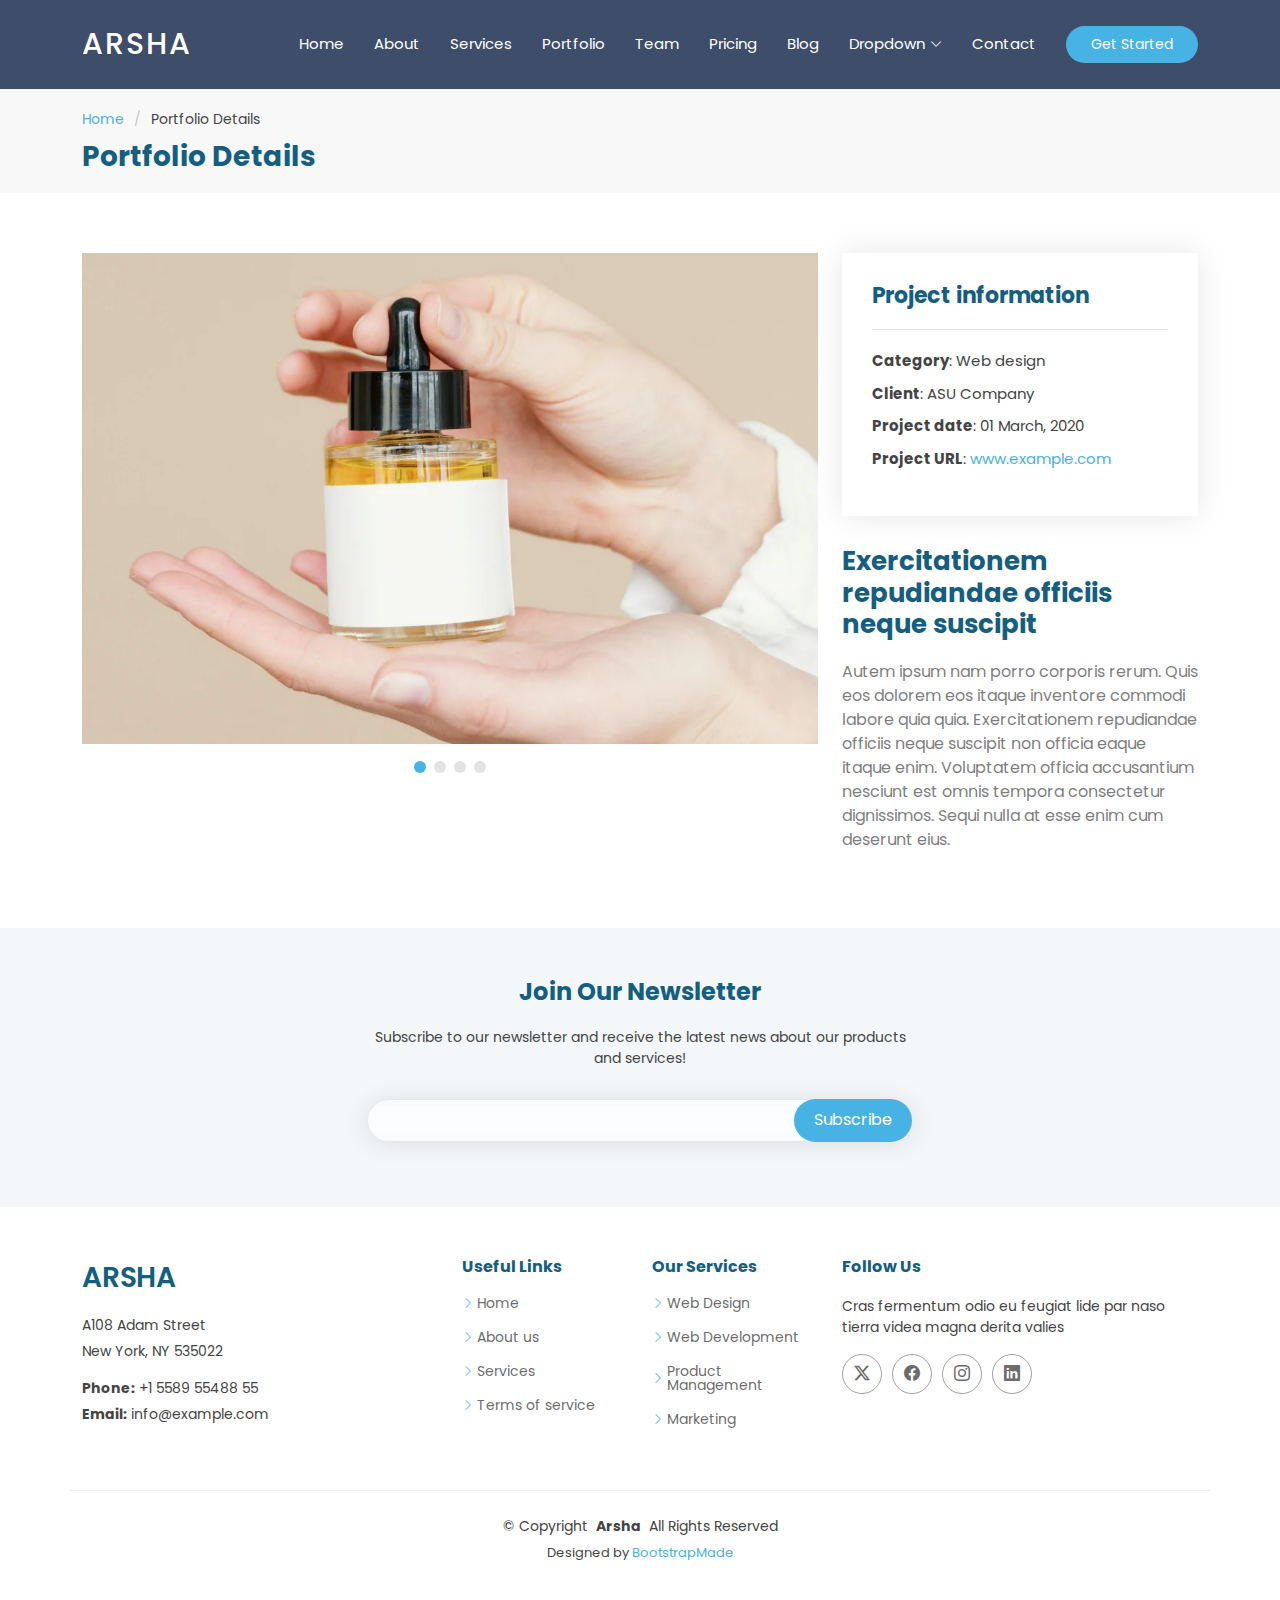
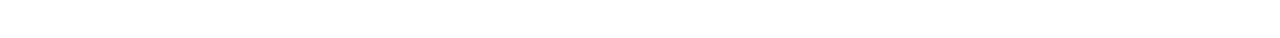
<file: portfolio-details.html>
<!DOCTYPE html>
<html lang="en">

<head>
  <meta charset="utf-8">
  <meta content="width=device-width, initial-scale=1.0" name="viewport">
  <title>Portfolio Details - Arsha Bootstrap Template</title>
  <meta name="description" content="">
  <meta name="keywords" content="">

  <!-- Favicons -->
  <link href="assets/img/favicon.png" rel="icon">
  <link href="assets/img/apple-touch-icon.png" rel="apple-touch-icon">

  <!-- Fonts -->
  <link href="https://fonts.googleapis.com" rel="preconnect">
  <link href="https://fonts.gstatic.com" rel="preconnect" crossorigin>
  <link href="https://fonts.googleapis.com/css2?family=Open+Sans:ital,wght@0,300;0,400;0,500;0,600;0,700;0,800;1,300;1,400;1,500;1,600;1,700;1,800&family=Poppins:ital,wght@0,100;0,200;0,300;0,400;0,500;0,600;0,700;0,800;0,900;1,100;1,200;1,300;1,400;1,500;1,600;1,700;1,800;1,900&family=Jost:ital,wght@0,100;0,200;0,300;0,400;0,500;0,600;0,700;0,800;0,900;1,100;1,200;1,300;1,400;1,500;1,600;1,700;1,800;1,900&display=swap" rel="stylesheet">

  <!-- Vendor CSS Files -->
  <link href="assets/vendor/bootstrap/css/bootstrap.min.css" rel="stylesheet">
  <link href="assets/vendor/bootstrap-icons/bootstrap-icons.css" rel="stylesheet">
  <link href="assets/vendor/aos/aos.css" rel="stylesheet">
  <link href="assets/vendor/glightbox/css/glightbox.min.css" rel="stylesheet">
  <link href="assets/vendor/swiper/swiper-bundle.min.css" rel="stylesheet">

  <!-- Main CSS File -->
  <link href="assets/css/main.css" rel="stylesheet">

  <!-- =======================================================
  * Template Name: Arsha
  * Template URL: https://bootstrapmade.com/arsha-free-bootstrap-html-template-corporate/
  * Updated: Feb 22 2025 with Bootstrap v5.3.3
  * Author: BootstrapMade.com
  * License: https://bootstrapmade.com/license/
  ======================================================== -->
</head>

<body class="portfolio-details-page">

  <header id="header" class="header d-flex align-items-center sticky-top">
    <div class="container-fluid container-xl position-relative d-flex align-items-center">

      <a href="index.html" class="logo d-flex align-items-center me-auto">
        <!-- Uncomment the line below if you also wish to use an image logo -->
        <!-- <img src="assets/img/logo.webp" alt=""> -->
        <h1 class="sitename">Arsha</h1>
      </a>

      <nav id="navmenu" class="navmenu">
        <ul>
          <li><a href="#hero">Home</a></li>
          <li><a href="#about">About</a></li>
          <li><a href="#services">Services</a></li>
          <li><a href="#portfolio">Portfolio</a></li>
          <li><a href="#team">Team</a></li>
          <li><a href="#pricing">Pricing</a></li>
          <li><a href="blog.html">Blog</a></li>
          <li class="dropdown"><a href="#"><span>Dropdown</span> <i class="bi bi-chevron-down toggle-dropdown"></i></a>
            <ul>
              <li><a href="#">Dropdown 1</a></li>
              <li class="dropdown"><a href="#"><span>Deep Dropdown</span> <i class="bi bi-chevron-down toggle-dropdown"></i></a>
                <ul>
                  <li><a href="#">Deep Dropdown 1</a></li>
                  <li><a href="#">Deep Dropdown 2</a></li>
                  <li><a href="#">Deep Dropdown 3</a></li>
                  <li><a href="#">Deep Dropdown 4</a></li>
                  <li><a href="#">Deep Dropdown 5</a></li>
                </ul>
              </li>
              <li><a href="#">Dropdown 2</a></li>
              <li><a href="#">Dropdown 3</a></li>
              <li><a href="#">Dropdown 4</a></li>
            </ul>
          </li>
          <li><a href="#contact">Contact</a></li>
        </ul>
        <i class="mobile-nav-toggle d-xl-none bi bi-list"></i>
      </nav>

      <a class="btn-getstarted" href="#about">Get Started</a>

    </div>
  </header>

  <main class="main">

    <!-- Page Title -->
    <div class="page-title" data-aos="fade">
      <div class="container">
        <nav class="breadcrumbs">
          <ol>
            <li><a href="index.html">Home</a></li>
            <li class="current">Portfolio Details</li>
          </ol>
        </nav>
        <h1>Portfolio Details</h1>
      </div>
    </div><!-- End Page Title -->

    <!-- Portfolio Details Section -->
    <section id="portfolio-details" class="portfolio-details section">

      <div class="container" data-aos="fade-up" data-aos-delay="100">

        <div class="row gy-4">

          <div class="col-lg-8">
            <div class="portfolio-details-slider swiper init-swiper">

              <script type="application/json" class="swiper-config">
                {
                  "loop": true,
                  "speed": 600,
                  "autoplay": {
                    "delay": 5000
                  },
                  "slidesPerView": "auto",
                  "pagination": {
                    "el": ".swiper-pagination",
                    "type": "bullets",
                    "clickable": true
                  }
                }
              </script>

              <div class="swiper-wrapper align-items-center">

                <div class="swiper-slide">
                  <img src="assets/img/portfolio/portfolio-1.webp" alt="">
                </div>

                <div class="swiper-slide">
                  <img src="assets/img/portfolio/portfolio-10.webp" alt="">
                </div>

                <div class="swiper-slide">
                  <img src="assets/img/portfolio/portfolio-7.webp" alt="">
                </div>

                <div class="swiper-slide">
                  <img src="assets/img/portfolio/portfolio-4.webp" alt="">
                </div>

              </div>
              <div class="swiper-pagination"></div>
            </div>
          </div>

          <div class="col-lg-4">
            <div class="portfolio-info" data-aos="fade-up" data-aos-delay="200">
              <h3>Project information</h3>
              <ul>
                <li><strong>Category</strong>: Web design</li>
                <li><strong>Client</strong>: ASU Company</li>
                <li><strong>Project date</strong>: 01 March, 2020</li>
                <li><strong>Project URL</strong>: <a href="#">www.example.com</a></li>
              </ul>
            </div>
            <div class="portfolio-description" data-aos="fade-up" data-aos-delay="300">
              <h2>Exercitationem repudiandae officiis neque suscipit</h2>
              <p>
                Autem ipsum nam porro corporis rerum. Quis eos dolorem eos itaque inventore commodi labore quia quia. Exercitationem repudiandae officiis neque suscipit non officia eaque itaque enim. Voluptatem officia accusantium nesciunt est omnis tempora consectetur dignissimos. Sequi nulla at esse enim cum deserunt eius.
              </p>
            </div>
          </div>

        </div>

      </div>

    </section><!-- /Portfolio Details Section -->

  </main>

  <footer id="footer" class="footer">

    <div class="footer-newsletter">
      <div class="container">
        <div class="row justify-content-center text-center">
          <div class="col-lg-6">
            <h4>Join Our Newsletter</h4>
            <p>Subscribe to our newsletter and receive the latest news about our products and services!</p>
            <form action="forms/newsletter.php" method="post" class="php-email-form">
              <div class="newsletter-form"><input type="email" name="email"><input type="submit" value="Subscribe"></div>
              <div class="loading">Loading</div>
              <div class="error-message"></div>
              <div class="sent-message">Your subscription request has been sent. Thank you!</div>
            </form>
          </div>
        </div>
      </div>
    </div>

    <div class="container footer-top">
      <div class="row gy-4">
        <div class="col-lg-4 col-md-6 footer-about">
          <a href="index.html" class="d-flex align-items-center">
            <span class="sitename">Arsha</span>
          </a>
          <div class="footer-contact pt-3">
            <p>A108 Adam Street</p>
            <p>New York, NY 535022</p>
            <p class="mt-3"><strong>Phone:</strong> <span>+1 5589 55488 55</span></p>
            <p><strong>Email:</strong> <span>info@example.com</span></p>
          </div>
        </div>

        <div class="col-lg-2 col-md-3 footer-links">
          <h4>Useful Links</h4>
          <ul>
            <li><i class="bi bi-chevron-right"></i> <a href="#">Home</a></li>
            <li><i class="bi bi-chevron-right"></i> <a href="#">About us</a></li>
            <li><i class="bi bi-chevron-right"></i> <a href="#">Services</a></li>
            <li><i class="bi bi-chevron-right"></i> <a href="#">Terms of service</a></li>
          </ul>
        </div>

        <div class="col-lg-2 col-md-3 footer-links">
          <h4>Our Services</h4>
          <ul>
            <li><i class="bi bi-chevron-right"></i> <a href="#">Web Design</a></li>
            <li><i class="bi bi-chevron-right"></i> <a href="#">Web Development</a></li>
            <li><i class="bi bi-chevron-right"></i> <a href="#">Product Management</a></li>
            <li><i class="bi bi-chevron-right"></i> <a href="#">Marketing</a></li>
          </ul>
        </div>

        <div class="col-lg-4 col-md-12">
          <h4>Follow Us</h4>
          <p>Cras fermentum odio eu feugiat lide par naso tierra videa magna derita valies</p>
          <div class="social-links d-flex">
            <a href=""><i class="bi bi-twitter-x"></i></a>
            <a href=""><i class="bi bi-facebook"></i></a>
            <a href=""><i class="bi bi-instagram"></i></a>
            <a href=""><i class="bi bi-linkedin"></i></a>
          </div>
        </div>

      </div>
    </div>

    <div class="container copyright text-center mt-4">
      <p>© <span>Copyright</span> <strong class="px-1 sitename">Arsha</strong> <span>All Rights Reserved</span></p>
      <div class="credits">
        <!-- All the links in the footer should remain intact. -->
        <!-- You can delete the links only if you've purchased the pro version. -->
        <!-- Licensing information: https://bootstrapmade.com/license/ -->
        <!-- Purchase the pro version with working PHP/AJAX contact form: [buy-url] -->
        Designed by <a href="https://bootstrapmade.com/">BootstrapMade</a>
      </div>
    </div>

  </footer>

  <!-- Scroll Top -->
  <a href="#" id="scroll-top" class="scroll-top d-flex align-items-center justify-content-center"><i class="bi bi-arrow-up-short"></i></a>

  <!-- Preloader -->
  <div id="preloader"></div>

  <!-- Vendor JS Files -->
  <script src="assets/vendor/bootstrap/js/bootstrap.bundle.min.js"></script>
  <script src="assets/vendor/php-email-form/validate.js"></script>
  <script src="assets/vendor/aos/aos.js"></script>
  <script src="assets/vendor/glightbox/js/glightbox.min.js"></script>
  <script src="assets/vendor/swiper/swiper-bundle.min.js"></script>
  <script src="assets/vendor/waypoints/noframework.waypoints.js"></script>
  <script src="assets/vendor/imagesloaded/imagesloaded.pkgd.min.js"></script>
  <script src="assets/vendor/isotope-layout/isotope.pkgd.min.js"></script>

  <!-- Main JS File -->
  <script src="assets/js/main.js"></script>

</body>

</html>
</file>
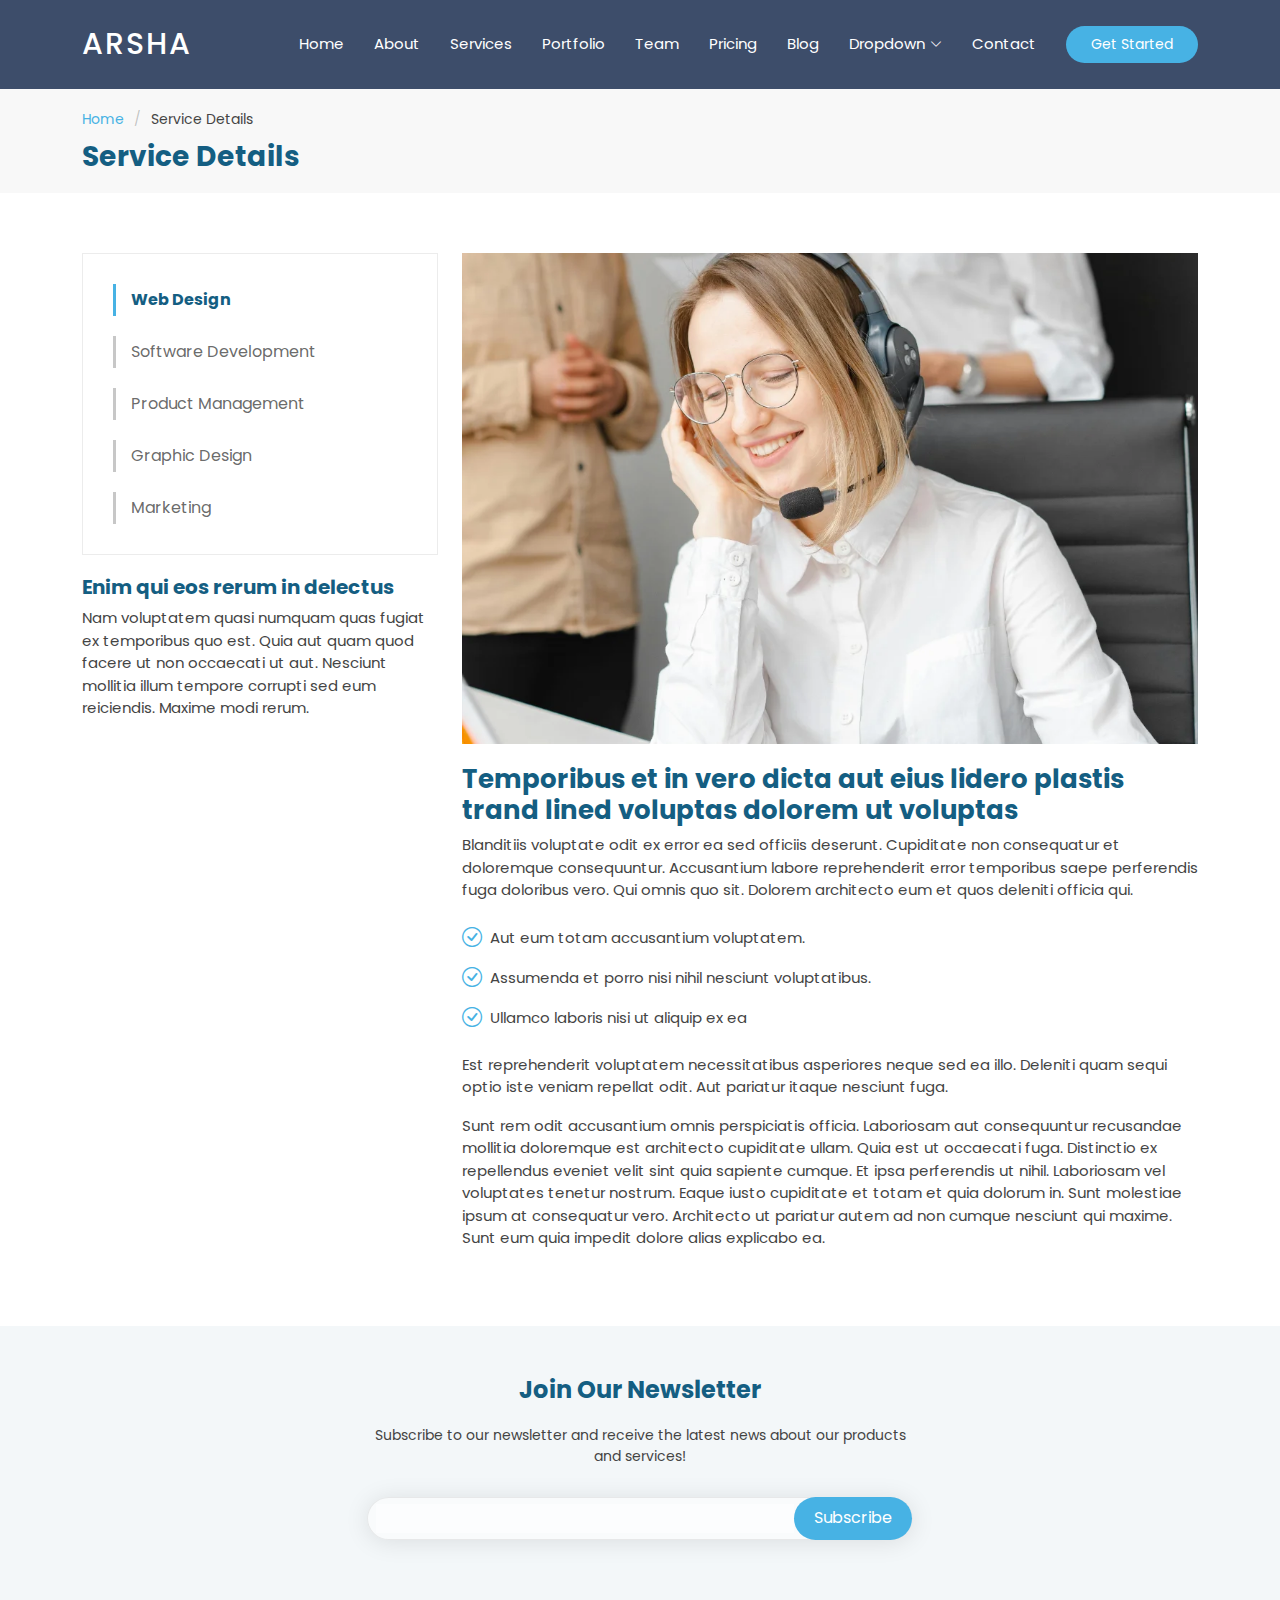
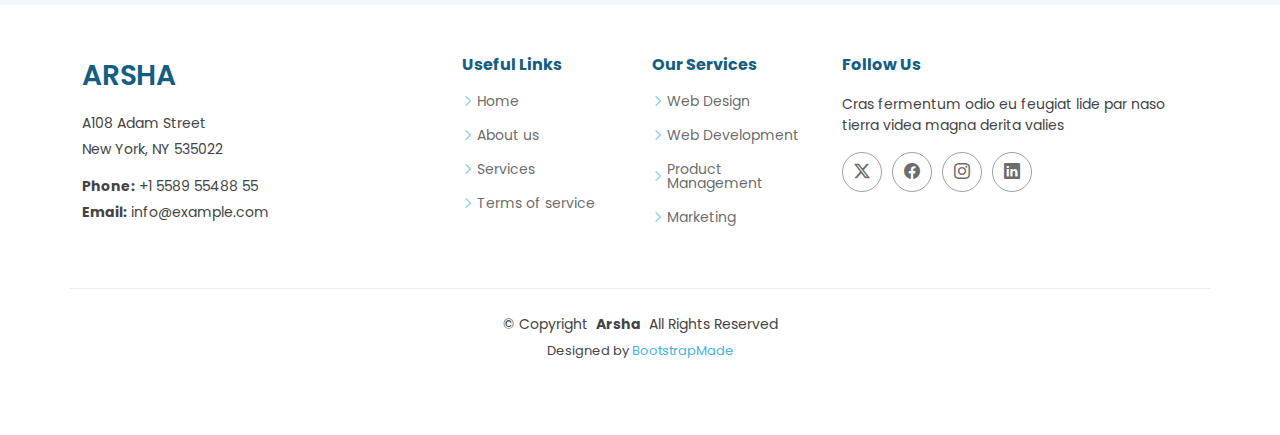
<file: service-details.html>
<!DOCTYPE html>
<html lang="en">

<head>
  <meta charset="utf-8">
  <meta content="width=device-width, initial-scale=1.0" name="viewport">
  <title>Service Details - Arsha Bootstrap Template</title>
  <meta name="description" content="">
  <meta name="keywords" content="">

  <!-- Favicons -->
  <link href="assets/img/favicon.png" rel="icon">
  <link href="assets/img/apple-touch-icon.png" rel="apple-touch-icon">

  <!-- Fonts -->
  <link href="https://fonts.googleapis.com" rel="preconnect">
  <link href="https://fonts.gstatic.com" rel="preconnect" crossorigin>
  <link href="https://fonts.googleapis.com/css2?family=Open+Sans:ital,wght@0,300;0,400;0,500;0,600;0,700;0,800;1,300;1,400;1,500;1,600;1,700;1,800&family=Poppins:ital,wght@0,100;0,200;0,300;0,400;0,500;0,600;0,700;0,800;0,900;1,100;1,200;1,300;1,400;1,500;1,600;1,700;1,800;1,900&family=Jost:ital,wght@0,100;0,200;0,300;0,400;0,500;0,600;0,700;0,800;0,900;1,100;1,200;1,300;1,400;1,500;1,600;1,700;1,800;1,900&display=swap" rel="stylesheet">

  <!-- Vendor CSS Files -->
  <link href="assets/vendor/bootstrap/css/bootstrap.min.css" rel="stylesheet">
  <link href="assets/vendor/bootstrap-icons/bootstrap-icons.css" rel="stylesheet">
  <link href="assets/vendor/aos/aos.css" rel="stylesheet">
  <link href="assets/vendor/glightbox/css/glightbox.min.css" rel="stylesheet">
  <link href="assets/vendor/swiper/swiper-bundle.min.css" rel="stylesheet">

  <!-- Main CSS File -->
  <link href="assets/css/main.css" rel="stylesheet">

  <!-- =======================================================
  * Template Name: Arsha
  * Template URL: https://bootstrapmade.com/arsha-free-bootstrap-html-template-corporate/
  * Updated: Feb 22 2025 with Bootstrap v5.3.3
  * Author: BootstrapMade.com
  * License: https://bootstrapmade.com/license/
  ======================================================== -->
</head>

<body class="service-details-page">

  <header id="header" class="header d-flex align-items-center sticky-top">
    <div class="container-fluid container-xl position-relative d-flex align-items-center">

      <a href="index.html" class="logo d-flex align-items-center me-auto">
        <!-- Uncomment the line below if you also wish to use an image logo -->
        <!-- <img src="assets/img/logo.webp" alt=""> -->
        <h1 class="sitename">Arsha</h1>
      </a>

      <nav id="navmenu" class="navmenu">
        <ul>
          <li><a href="#hero">Home</a></li>
          <li><a href="#about">About</a></li>
          <li><a href="#services">Services</a></li>
          <li><a href="#portfolio">Portfolio</a></li>
          <li><a href="#team">Team</a></li>
          <li><a href="#pricing">Pricing</a></li>
          <li><a href="blog.html">Blog</a></li>
          <li class="dropdown"><a href="#"><span>Dropdown</span> <i class="bi bi-chevron-down toggle-dropdown"></i></a>
            <ul>
              <li><a href="#">Dropdown 1</a></li>
              <li class="dropdown"><a href="#"><span>Deep Dropdown</span> <i class="bi bi-chevron-down toggle-dropdown"></i></a>
                <ul>
                  <li><a href="#">Deep Dropdown 1</a></li>
                  <li><a href="#">Deep Dropdown 2</a></li>
                  <li><a href="#">Deep Dropdown 3</a></li>
                  <li><a href="#">Deep Dropdown 4</a></li>
                  <li><a href="#">Deep Dropdown 5</a></li>
                </ul>
              </li>
              <li><a href="#">Dropdown 2</a></li>
              <li><a href="#">Dropdown 3</a></li>
              <li><a href="#">Dropdown 4</a></li>
            </ul>
          </li>
          <li><a href="#contact">Contact</a></li>
        </ul>
        <i class="mobile-nav-toggle d-xl-none bi bi-list"></i>
      </nav>

      <a class="btn-getstarted" href="#about">Get Started</a>

    </div>
  </header>

  <main class="main">

    <!-- Page Title -->
    <div class="page-title" data-aos="fade">
      <div class="container">
        <nav class="breadcrumbs">
          <ol>
            <li><a href="index.html">Home</a></li>
            <li class="current">Service Details</li>
          </ol>
        </nav>
        <h1>Service Details</h1>
      </div>
    </div><!-- End Page Title -->

    <!-- Service Details Section -->
    <section id="service-details" class="service-details section">

      <div class="container">

        <div class="row gy-4">

          <div class="col-lg-4" data-aos="fade-up" data-aos-delay="100">
            <div class="services-list">
              <a href="#" class="active">Web Design</a>
              <a href="#">Software Development</a>
              <a href="#">Product Management</a>
              <a href="#">Graphic Design</a>
              <a href="#">Marketing</a>
            </div>

            <h4>Enim qui eos rerum in delectus</h4>
            <p>Nam voluptatem quasi numquam quas fugiat ex temporibus quo est. Quia aut quam quod facere ut non occaecati ut aut. Nesciunt mollitia illum tempore corrupti sed eum reiciendis. Maxime modi rerum.</p>
          </div>

          <div class="col-lg-8" data-aos="fade-up" data-aos-delay="200">
            <img src="assets/img/services/services-4.webp" alt="" class="img-fluid services-img">
            <h3>Temporibus et in vero dicta aut eius lidero plastis trand lined voluptas dolorem ut voluptas</h3>
            <p>
              Blanditiis voluptate odit ex error ea sed officiis deserunt. Cupiditate non consequatur et doloremque consequuntur. Accusantium labore reprehenderit error temporibus saepe perferendis fuga doloribus vero. Qui omnis quo sit. Dolorem architecto eum et quos deleniti officia qui.
            </p>
            <ul>
              <li><i class="bi bi-check-circle"></i> <span>Aut eum totam accusantium voluptatem.</span></li>
              <li><i class="bi bi-check-circle"></i> <span>Assumenda et porro nisi nihil nesciunt voluptatibus.</span></li>
              <li><i class="bi bi-check-circle"></i> <span>Ullamco laboris nisi ut aliquip ex ea</span></li>
            </ul>
            <p>
              Est reprehenderit voluptatem necessitatibus asperiores neque sed ea illo. Deleniti quam sequi optio iste veniam repellat odit. Aut pariatur itaque nesciunt fuga.
            </p>
            <p>
              Sunt rem odit accusantium omnis perspiciatis officia. Laboriosam aut consequuntur recusandae mollitia doloremque est architecto cupiditate ullam. Quia est ut occaecati fuga. Distinctio ex repellendus eveniet velit sint quia sapiente cumque. Et ipsa perferendis ut nihil. Laboriosam vel voluptates tenetur nostrum. Eaque iusto cupiditate et totam et quia dolorum in. Sunt molestiae ipsum at consequatur vero. Architecto ut pariatur autem ad non cumque nesciunt qui maxime. Sunt eum quia impedit dolore alias explicabo ea.
            </p>
          </div>

        </div>

      </div>

    </section><!-- /Service Details Section -->

  </main>

  <footer id="footer" class="footer">

    <div class="footer-newsletter">
      <div class="container">
        <div class="row justify-content-center text-center">
          <div class="col-lg-6">
            <h4>Join Our Newsletter</h4>
            <p>Subscribe to our newsletter and receive the latest news about our products and services!</p>
            <form action="forms/newsletter.php" method="post" class="php-email-form">
              <div class="newsletter-form"><input type="email" name="email"><input type="submit" value="Subscribe"></div>
              <div class="loading">Loading</div>
              <div class="error-message"></div>
              <div class="sent-message">Your subscription request has been sent. Thank you!</div>
            </form>
          </div>
        </div>
      </div>
    </div>

    <div class="container footer-top">
      <div class="row gy-4">
        <div class="col-lg-4 col-md-6 footer-about">
          <a href="index.html" class="d-flex align-items-center">
            <span class="sitename">Arsha</span>
          </a>
          <div class="footer-contact pt-3">
            <p>A108 Adam Street</p>
            <p>New York, NY 535022</p>
            <p class="mt-3"><strong>Phone:</strong> <span>+1 5589 55488 55</span></p>
            <p><strong>Email:</strong> <span>info@example.com</span></p>
          </div>
        </div>

        <div class="col-lg-2 col-md-3 footer-links">
          <h4>Useful Links</h4>
          <ul>
            <li><i class="bi bi-chevron-right"></i> <a href="#">Home</a></li>
            <li><i class="bi bi-chevron-right"></i> <a href="#">About us</a></li>
            <li><i class="bi bi-chevron-right"></i> <a href="#">Services</a></li>
            <li><i class="bi bi-chevron-right"></i> <a href="#">Terms of service</a></li>
          </ul>
        </div>

        <div class="col-lg-2 col-md-3 footer-links">
          <h4>Our Services</h4>
          <ul>
            <li><i class="bi bi-chevron-right"></i> <a href="#">Web Design</a></li>
            <li><i class="bi bi-chevron-right"></i> <a href="#">Web Development</a></li>
            <li><i class="bi bi-chevron-right"></i> <a href="#">Product Management</a></li>
            <li><i class="bi bi-chevron-right"></i> <a href="#">Marketing</a></li>
          </ul>
        </div>

        <div class="col-lg-4 col-md-12">
          <h4>Follow Us</h4>
          <p>Cras fermentum odio eu feugiat lide par naso tierra videa magna derita valies</p>
          <div class="social-links d-flex">
            <a href=""><i class="bi bi-twitter-x"></i></a>
            <a href=""><i class="bi bi-facebook"></i></a>
            <a href=""><i class="bi bi-instagram"></i></a>
            <a href=""><i class="bi bi-linkedin"></i></a>
          </div>
        </div>

      </div>
    </div>

    <div class="container copyright text-center mt-4">
      <p>© <span>Copyright</span> <strong class="px-1 sitename">Arsha</strong> <span>All Rights Reserved</span></p>
      <div class="credits">
        <!-- All the links in the footer should remain intact. -->
        <!-- You can delete the links only if you've purchased the pro version. -->
        <!-- Licensing information: https://bootstrapmade.com/license/ -->
        <!-- Purchase the pro version with working PHP/AJAX contact form: [buy-url] -->
        Designed by <a href="https://bootstrapmade.com/">BootstrapMade</a>
      </div>
    </div>

  </footer>

  <!-- Scroll Top -->
  <a href="#" id="scroll-top" class="scroll-top d-flex align-items-center justify-content-center"><i class="bi bi-arrow-up-short"></i></a>

  <!-- Preloader -->
  <div id="preloader"></div>

  <!-- Vendor JS Files -->
  <script src="assets/vendor/bootstrap/js/bootstrap.bundle.min.js"></script>
  <script src="assets/vendor/php-email-form/validate.js"></script>
  <script src="assets/vendor/aos/aos.js"></script>
  <script src="assets/vendor/glightbox/js/glightbox.min.js"></script>
  <script src="assets/vendor/swiper/swiper-bundle.min.js"></script>
  <script src="assets/vendor/waypoints/noframework.waypoints.js"></script>
  <script src="assets/vendor/imagesloaded/imagesloaded.pkgd.min.js"></script>
  <script src="assets/vendor/isotope-layout/isotope.pkgd.min.js"></script>

  <!-- Main JS File -->
  <script src="assets/js/main.js"></script>

</body>

</html>
</file>
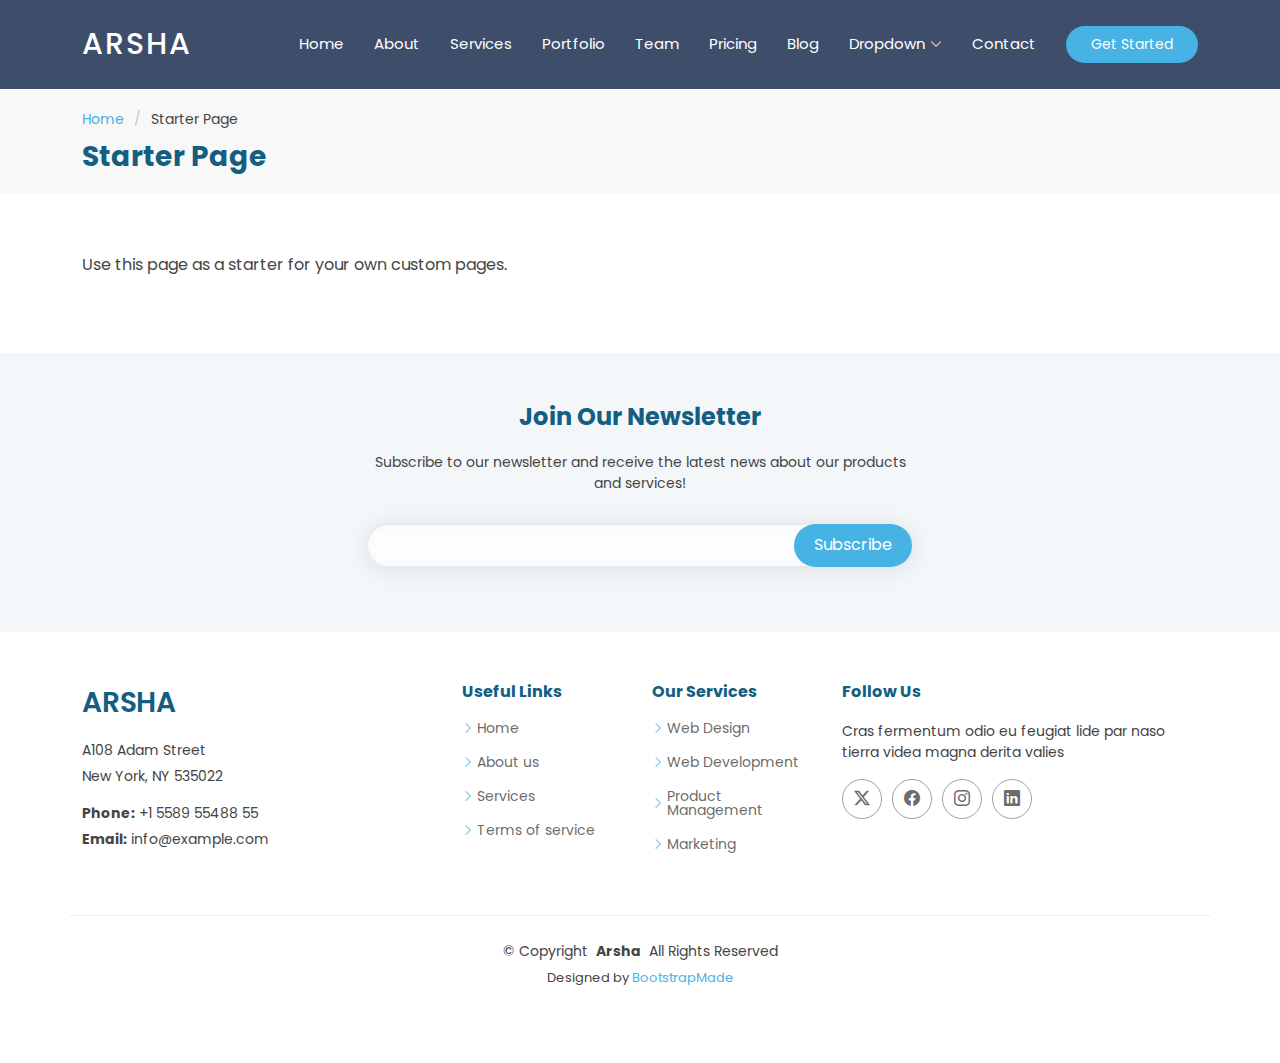
<file: starter-page.html>
<!DOCTYPE html>
<html lang="en">

<head>
  <meta charset="utf-8">
  <meta content="width=device-width, initial-scale=1.0" name="viewport">
  <title>Starter Page - Arsha Bootstrap Template</title>
  <meta name="description" content="">
  <meta name="keywords" content="">

  <!-- Favicons -->
  <link href="assets/img/favicon.png" rel="icon">
  <link href="assets/img/apple-touch-icon.png" rel="apple-touch-icon">

  <!-- Fonts -->
  <link href="https://fonts.googleapis.com" rel="preconnect">
  <link href="https://fonts.gstatic.com" rel="preconnect" crossorigin>
  <link href="https://fonts.googleapis.com/css2?family=Open+Sans:ital,wght@0,300;0,400;0,500;0,600;0,700;0,800;1,300;1,400;1,500;1,600;1,700;1,800&family=Poppins:ital,wght@0,100;0,200;0,300;0,400;0,500;0,600;0,700;0,800;0,900;1,100;1,200;1,300;1,400;1,500;1,600;1,700;1,800;1,900&family=Jost:ital,wght@0,100;0,200;0,300;0,400;0,500;0,600;0,700;0,800;0,900;1,100;1,200;1,300;1,400;1,500;1,600;1,700;1,800;1,900&display=swap" rel="stylesheet">

  <!-- Vendor CSS Files -->
  <link href="assets/vendor/bootstrap/css/bootstrap.min.css" rel="stylesheet">
  <link href="assets/vendor/bootstrap-icons/bootstrap-icons.css" rel="stylesheet">
  <link href="assets/vendor/aos/aos.css" rel="stylesheet">
  <link href="assets/vendor/glightbox/css/glightbox.min.css" rel="stylesheet">
  <link href="assets/vendor/swiper/swiper-bundle.min.css" rel="stylesheet">

  <!-- Main CSS File -->
  <link href="assets/css/main.css" rel="stylesheet">
</head>

<body class="starter-page-page">

  <header id="header" class="header d-flex align-items-center sticky-top">
    <div class="container-fluid container-xl position-relative d-flex align-items-center">

      <a href="index.html" class="logo d-flex align-items-center me-auto">
        <!-- Uncomment the line below if you also wish to use an image logo -->
        <!-- <img src="assets/img/logo.webp" alt=""> -->
        <h1 class="sitename">Arsha</h1>
      </a>

      <nav id="navmenu" class="navmenu">
        <ul>
          <li><a href="#hero">Home</a></li>
          <li><a href="#about">About</a></li>
          <li><a href="#services">Services</a></li>
          <li><a href="#portfolio">Portfolio</a></li>
          <li><a href="#team">Team</a></li>
          <li><a href="#pricing">Pricing</a></li>
          <li><a href="blog.html">Blog</a></li>
          <li class="dropdown"><a href="#"><span>Dropdown</span> <i class="bi bi-chevron-down toggle-dropdown"></i></a>
            <ul>
              <li><a href="#">Dropdown 1</a></li>
              <li class="dropdown"><a href="#"><span>Deep Dropdown</span> <i class="bi bi-chevron-down toggle-dropdown"></i></a>
                <ul>
                  <li><a href="#">Deep Dropdown 1</a></li>
                  <li><a href="#">Deep Dropdown 2</a></li>
                  <li><a href="#">Deep Dropdown 3</a></li>
                  <li><a href="#">Deep Dropdown 4</a></li>
                  <li><a href="#">Deep Dropdown 5</a></li>
                </ul>
              </li>
              <li><a href="#">Dropdown 2</a></li>
              <li><a href="#">Dropdown 3</a></li>
              <li><a href="#">Dropdown 4</a></li>
            </ul>
          </li>
          <li><a href="#contact">Contact</a></li>
        </ul>
        <i class="mobile-nav-toggle d-xl-none bi bi-list"></i>
      </nav>

      <a class="btn-getstarted" href="#about">Get Started</a>

    </div>
  </header>

  <main class="main">

    <!-- Page Title -->
    <div class="page-title" data-aos="fade">
      <div class="container">
        <nav class="breadcrumbs">
          <ol>
            <li><a href="index.html">Home</a></li>
            <li class="current">Starter Page</li>
          </ol>
        </nav>
        <h1>Starter Page</h1>
      </div>
    </div><!-- End Page Title -->

    <!-- Starter Section Section -->
    <section id="starter-section" class="starter-section section">

      <div class="container" data-aos="fade-up">
        <p>Use this page as a starter for your own custom pages.</p>
      </div>

    </section><!-- /Starter Section Section -->

  </main>

  <footer id="footer" class="footer">

    <div class="footer-newsletter">
      <div class="container">
        <div class="row justify-content-center text-center">
          <div class="col-lg-6">
            <h4>Join Our Newsletter</h4>
            <p>Subscribe to our newsletter and receive the latest news about our products and services!</p>
            <form action="forms/newsletter.php" method="post" class="php-email-form">
              <div class="newsletter-form"><input type="email" name="email"><input type="submit" value="Subscribe"></div>
              <div class="loading">Loading</div>
              <div class="error-message"></div>
              <div class="sent-message">Your subscription request has been sent. Thank you!</div>
            </form>
          </div>
        </div>
      </div>
    </div>

    <div class="container footer-top">
      <div class="row gy-4">
        <div class="col-lg-4 col-md-6 footer-about">
          <a href="index.html" class="d-flex align-items-center">
            <span class="sitename">Arsha</span>
          </a>
          <div class="footer-contact pt-3">
            <p>A108 Adam Street</p>
            <p>New York, NY 535022</p>
            <p class="mt-3"><strong>Phone:</strong> <span>+1 5589 55488 55</span></p>
            <p><strong>Email:</strong> <span>info@example.com</span></p>
          </div>
        </div>

        <div class="col-lg-2 col-md-3 footer-links">
          <h4>Useful Links</h4>
          <ul>
            <li><i class="bi bi-chevron-right"></i> <a href="#">Home</a></li>
            <li><i class="bi bi-chevron-right"></i> <a href="#">About us</a></li>
            <li><i class="bi bi-chevron-right"></i> <a href="#">Services</a></li>
            <li><i class="bi bi-chevron-right"></i> <a href="#">Terms of service</a></li>
          </ul>
        </div>

        <div class="col-lg-2 col-md-3 footer-links">
          <h4>Our Services</h4>
          <ul>
            <li><i class="bi bi-chevron-right"></i> <a href="#">Web Design</a></li>
            <li><i class="bi bi-chevron-right"></i> <a href="#">Web Development</a></li>
            <li><i class="bi bi-chevron-right"></i> <a href="#">Product Management</a></li>
            <li><i class="bi bi-chevron-right"></i> <a href="#">Marketing</a></li>
          </ul>
        </div>

        <div class="col-lg-4 col-md-12">
          <h4>Follow Us</h4>
          <p>Cras fermentum odio eu feugiat lide par naso tierra videa magna derita valies</p>
          <div class="social-links d-flex">
            <a href=""><i class="bi bi-twitter-x"></i></a>
            <a href=""><i class="bi bi-facebook"></i></a>
            <a href=""><i class="bi bi-instagram"></i></a>
            <a href=""><i class="bi bi-linkedin"></i></a>
          </div>
        </div>

      </div>
    </div>

    <div class="container copyright text-center mt-4">
      <p>© <span>Copyright</span> <strong class="px-1 sitename">Arsha</strong> <span>All Rights Reserved</span></p>
      <div class="credits">
        <!-- All the links in the footer should remain intact. -->
        <!-- You can delete the links only if you've purchased the pro version. -->
        <!-- Licensing information: https://bootstrapmade.com/license/ -->
        <!-- Purchase the pro version with working PHP/AJAX contact form: [buy-url] -->
        Designed by <a href="https://bootstrapmade.com/">BootstrapMade</a>
      </div>
    </div>

  </footer>

  <!-- Scroll Top -->
  <a href="#" id="scroll-top" class="scroll-top d-flex align-items-center justify-content-center"><i class="bi bi-arrow-up-short"></i></a>

  <!-- Preloader -->
  <div id="preloader"></div>

  <!-- Vendor JS Files -->
  <script src="assets/vendor/bootstrap/js/bootstrap.bundle.min.js"></script>
  <script src="assets/vendor/php-email-form/validate.js"></script>
  <script src="assets/vendor/aos/aos.js"></script>
  <script src="assets/vendor/glightbox/js/glightbox.min.js"></script>
  <script src="assets/vendor/swiper/swiper-bundle.min.js"></script>
  <script src="assets/vendor/waypoints/noframework.waypoints.js"></script>
  <script src="assets/vendor/imagesloaded/imagesloaded.pkgd.min.js"></script>
  <script src="assets/vendor/isotope-layout/isotope.pkgd.min.js"></script>

  <!-- Main JS File -->
  <script src="assets/js/main.js"></script>

</body>

</html>
</file>
<file: assets/css/main.css>
/*--------------------------------------------------------------
# Font & Color Variables
# Help: https://bootstrapmade.com/color-system/
--------------------------------------------------------------*/
/* Fonts */
:root {
  --default-font: "Poppins",  system-ui, -apple-system, "Segoe UI", Roboto, "Helvetica Neue", Arial, "Noto Sans", "Liberation Sans", sans-serif, "Apple Color Emoji", "Segoe UI Emoji", "Segoe UI Symbol", "Noto Color Emoji";
  --heading-font: "Poppins",  sans-serif;
  --nav-font: "Poppins",  sans-serif;
}

/* Global Colors - The following color variables are used throughout the website. Updating them here will change the color scheme of the entire website */
:root { 
  --background-color: #ffffff; /* Background color for the entire website, including individual sections */
  --default-color: #444444; /* Default color used for the majority of the text content across the entire website */
  --heading-color: #145e82; /* Color for headings, subheadings and title throughout the website */
  --accent-color: #47b2e4; /* Accent color that represents your brand on the website. It's used for buttons, links, and other elements that need to stand out */
  --surface-color: #ffffff; /* The surface color is used as a background of boxed elements within sections, such as cards, icon boxes, or other elements that require a visual separation from the global background. */
  --contrast-color: #ffffff; /* Contrast color for text, ensuring readability against backgrounds of accent, heading, or default colors. */
}

/* Nav Menu Colors - The following color variables are used specifically for the navigation menu. They are separate from the global colors to allow for more customization options */
:root {
  --nav-color: #ffffff;  /* The default color of the main navmenu links */
  --nav-hover-color: #47b2e4; /* Applied to main navmenu links when they are hovered over or active */
  --nav-mobile-background-color: #ffffff; /* Used as the background color for mobile navigation menu */
  --nav-dropdown-background-color: #ffffff; /* Used as the background color for dropdown items that appear when hovering over primary navigation items */
  --nav-dropdown-color: #444444; /* Used for navigation links of the dropdown items in the navigation menu. */
  --nav-dropdown-hover-color: #47b2e4; /* Similar to --nav-hover-color, this color is applied to dropdown navigation links when they are hovered over. */
}

/* Color Presets - These classes override global colors when applied to any section or element, providing reuse of the sam color scheme. */

.light-background {
  --background-color: #f5f6f8;
  --surface-color: #ffffff;
}

.dark-background {
  --background-color: #145e82;
  --default-color: #ffffff;
  --heading-color: #ffffff;
  --surface-color: #4668a2;
  --contrast-color: #ffffff;
}

/* Smooth scroll */
:root {
  scroll-behavior: smooth;
}

/*--------------------------------------------------------------
# General Styling & Shared Classes
--------------------------------------------------------------*/
body {
  color: var(--default-color);
  background-color: var(--background-color);
  font-family: var(--default-font);
}

a {
  color: var(--accent-color);
  text-decoration: none;
  transition: 0.3s;
}

a:hover {
  color: color-mix(in srgb, var(--accent-color), transparent 25%);
  text-decoration: none;
}

h1,
h2,
h3,
h4,
h5,
h6 {
  color: var(--heading-color);
  font-family: var(--heading-font);
}

/* PHP Email Form Messages
------------------------------*/
.php-email-form .error-message {
  display: none;
  background: #df1529;
  color: #ffffff;
  text-align: left;
  padding: 15px;
  margin-bottom: 24px;
  font-weight: 600;
}

.php-email-form .sent-message {
  display: none;
  color: #ffffff;
  background: #059652;
  text-align: center;
  padding: 15px;
  margin-bottom: 24px;
  font-weight: 600;
}

.php-email-form .loading {
  display: none;
  background: var(--surface-color);
  text-align: center;
  padding: 15px;
  margin-bottom: 24px;
}

.php-email-form .loading:before {
  content: "";
  display: inline-block;
  border-radius: 50%;
  width: 24px;
  height: 24px;
  margin: 0 10px -6px 0;
  border: 3px solid var(--accent-color);
  border-top-color: var(--surface-color);
  animation: php-email-form-loading 1s linear infinite;
}

@keyframes php-email-form-loading {
  0% {
    transform: rotate(0deg);
  }

  100% {
    transform: rotate(360deg);
  }
}

/*--------------------------------------------------------------
# Global Header
--------------------------------------------------------------*/
.header {
  --background-color: #3d4d6a;
  --heading-color: #ffffff;
  color: var(--default-color);
  background-color: var(--background-color);
  padding: 15px 0;
  transition: all 0.5s;
  z-index: 997;
}

.header .logo {
  line-height: 5;
}

.header .logo img {
  max-height: 36px;
  margin-right: 8px;
}

.header .logo h1 {
  font-size: 30px;
  margin: 0;
  font-weight: 500;
  color: var(--heading-color);
  letter-spacing: 2px;
  text-transform: uppercase;
}

.header .btn-getstarted,
.header .btn-getstarted:focus {
  color: var(--contrast-color);
  background: var(--accent-color);
  font-size: 14px;
  padding: 8px 25px;
  margin: 0 0 0 30px;
  border-radius: 50px;
  transition: 0.3s;
}

.header .btn-getstarted:hover,
.header .btn-getstarted:focus:hover {
  color: var(--contrast-color);
  background: color-mix(in srgb, var(--accent-color), transparent 15%);
}

@media (max-width: 1200px) {
  .header .logo {
    order: 1;
  }

  .header .btn-getstarted {
    order: 2;
    margin: 0 15px 0 0;
    padding: 6px 15px;
  }

  .header .navmenu {
    order: 3;
  }
}

/* Index Page Header
------------------------------*/
.index-page .header {
  --background-color: rgba(255, 255, 255, 0);
  --heading-color: #ffffff;
  --nav-color: #ffffff;
}

/* Index Page Header on Scroll
------------------------------*/
.index-page.scrolled .header {
  --background-color: rgba(40, 58, 90, 0.9);
}

/*--------------------------------------------------------------
# Navigation Menu
--------------------------------------------------------------*/
/* Desktop Navigation */
@media (min-width: 1200px) {
  .navmenu {
    padding: 0;
  }

  .navmenu ul {
    margin: 0;
    padding: 0;
    display: flex;
    list-style: none;
    align-items: center;
  }

  .navmenu li {
    position: relative;
  }

  .navmenu a,
  .navmenu a:focus {
    color: var(--nav-color);
    padding: 18px 15px;
    font-size: 15px;
    font-family: var(--nav-font);
    font-weight: 400;
    display: flex;
    align-items: center;
    justify-content: space-between;
    white-space: nowrap;
    transition: 0.3s;
  }

  .navmenu a i,
  .navmenu a:focus i {
    font-size: 12px;
    line-height: 0;
    margin-left: 5px;
    transition: 0.3s;
  }

  .navmenu li:last-child a {
    padding-right: 0;
  }

  .navmenu li:hover>a,
  .navmenu .active,
  .navmenu .active:focus {
    color: var(--nav-hover-color);
  }

  .navmenu .dropdown ul {
    margin: 0;
    padding: 10px 0;
    background: var(--nav-dropdown-background-color);
    display: block;
    position: absolute;
    visibility: hidden;
    left: 14px;
    top: 130%;
    opacity: 0;
    transition: 0.3s;
    border-radius: 4px;
    z-index: 99;
    box-shadow: 0px 0px 30px rgba(0, 0, 0, 0.1);
  }

  .navmenu .dropdown ul li {
    min-width: 200px;
  }

  .navmenu .dropdown ul a {
    padding: 10px 20px;
    font-size: 15px;
    text-transform: none;
    color: var(--nav-dropdown-color);
  }

  .navmenu .dropdown ul a i {
    font-size: 12px;
  }

  .navmenu .dropdown ul a:hover,
  .navmenu .dropdown ul .active:hover,
  .navmenu .dropdown ul li:hover>a {
    color: var(--nav-dropdown-hover-color);
  }

  .navmenu .dropdown:hover>ul {
    opacity: 1;
    top: 100%;
    visibility: visible;
  }

  .navmenu .dropdown .dropdown ul {
    top: 0;
    left: -90%;
    visibility: hidden;
  }

  .navmenu .dropdown .dropdown:hover>ul {
    opacity: 1;
    top: 0;
    left: -100%;
    visibility: visible;
  }

  .navmenu .megamenu {
    position: static;
  }

  .navmenu .megamenu ul {
    margin: 0;
    padding: 10px;
    background: var(--nav-dropdown-background-color);
    box-shadow: 0px 0px 20px rgba(0, 0, 0, 0.1);
    position: absolute;
    top: 130%;
    left: 0;
    right: 0;
    visibility: hidden;
    opacity: 0;
    display: flex;
    transition: 0.3s;
    border-radius: 4px;
    z-index: 99;
  }

  .navmenu .megamenu ul li {
    flex: 1;
  }

  .navmenu .megamenu ul li a,
  .navmenu .megamenu ul li:hover>a {
    padding: 10px 20px;
    font-size: 15px;
    color: var(--nav-dropdown-color);
  }

  .navmenu .megamenu ul li a:hover,
  .navmenu .megamenu ul li .active,
  .navmenu .megamenu ul li .active:hover {
    color: var(--nav-dropdown-hover-color);
  }

  .navmenu .megamenu:hover>ul {
    opacity: 1;
    top: 100%;
    visibility: visible;
  }

  .navmenu .dd-box-shadow {
    box-shadow: 0px 0px 30px rgba(0, 0, 0, 0.1);
  }
}

/* Mobile Navigation */
@media (max-width: 1199px) {
  .mobile-nav-toggle {
    color: var(--nav-color);
    font-size: 28px;
    line-height: 0;
    margin-right: 10px;
    cursor: pointer;
    transition: color 0.3s;
  }

  .navmenu {
    padding: 0;
    z-index: 9997;
  }

  .navmenu ul {
    display: none;
    list-style: none;
    position: absolute;
    inset: 60px 20px 20px 20px;
    padding: 10px 0;
    margin: 0;
    border-radius: 6px;
    background-color: var(--nav-mobile-background-color);
    overflow-y: auto;
    transition: 0.3s;
    z-index: 9998;
    box-shadow: 0px 0px 30px rgba(0, 0, 0, 0.1);
  }

  .navmenu a,
  .navmenu a:focus {
    color: var(--nav-dropdown-color);
    padding: 10px 20px;
    font-family: var(--nav-font);
    font-size: 17px;
    font-weight: 500;
    display: flex;
    align-items: center;
    justify-content: space-between;
    white-space: nowrap;
    transition: 0.3s;
  }

  .navmenu a i,
  .navmenu a:focus i {
    font-size: 12px;
    line-height: 0;
    margin-left: 5px;
    width: 30px;
    height: 30px;
    display: flex;
    align-items: center;
    justify-content: center;
    border-radius: 50%;
    transition: 0.3s;
    background-color: color-mix(in srgb, var(--accent-color), transparent 90%);
  }

  .navmenu a i:hover,
  .navmenu a:focus i:hover {
    background-color: var(--accent-color);
    color: var(--contrast-color);
  }

  .navmenu a:hover,
  .navmenu .active,
  .navmenu .active:focus {
    color: var(--nav-dropdown-hover-color);
  }

  .navmenu .active i,
  .navmenu .active:focus i {
    background-color: var(--accent-color);
    color: var(--contrast-color);
    transform: rotate(180deg);
  }

  .navmenu .dropdown ul {
    position: static;
    display: none;
    z-index: 99;
    padding: 10px 0;
    margin: 10px 20px;
    background-color: var(--nav-dropdown-background-color);
    border: 1px solid color-mix(in srgb, var(--default-color), transparent 90%);
    box-shadow: none;
    transition: all 0.5s ease-in-out;
  }

  .navmenu .dropdown ul ul {
    background-color: rgba(33, 37, 41, 0.1);
  }

  .navmenu .dropdown>.dropdown-active {
    display: block;
    background-color: rgba(33, 37, 41, 0.03);
  }

  .mobile-nav-active {
    overflow: hidden;
  }

  .mobile-nav-active .mobile-nav-toggle {
    color: #fff;
    position: absolute;
    font-size: 32px;
    top: 15px;
    right: 15px;
    margin-right: 0;
    z-index: 9999;
  }

  .mobile-nav-active .navmenu {
    position: fixed;
    overflow: hidden;
    inset: 0;
    background: rgba(33, 37, 41, 0.8);
    transition: 0.3s;
  }

  .mobile-nav-active .navmenu>ul {
    display: block;
  }
}

/*--------------------------------------------------------------
# Global Footer
--------------------------------------------------------------*/
.footer {
  color: var(--default-color);
  background-color: var(--background-color);
  font-size: 14px;
  padding-bottom: 50px;
  position: relative;
}

.footer .footer-newsletter {
  background-color: color-mix(in srgb, var(--heading-color), transparent 95%);
  padding: 50px 0;
}

.footer .footer-newsletter h4 {
  font-size: 24px;
}

.footer .footer-newsletter .newsletter-form {
  margin-top: 30px;
  margin-bottom: 15px;
  padding: 6px 8px;
  position: relative;
  background-color: color-mix(in srgb, var(--background-color), transparent 50%);
  border: 1px solid color-mix(in srgb, var(--default-color), transparent 90%);
  box-shadow: 0px 2px 25px rgba(0, 0, 0, 0.1);
  display: flex;
  transition: 0.3s;
  border-radius: 50px;
}

.footer .footer-newsletter .newsletter-form:focus-within {
  border-color: var(--accent-color);
}

.footer .footer-newsletter .newsletter-form input[type=email] {
  border: 0;
  padding: 4px;
  width: 100%;
  background-color: color-mix(in srgb, var(--background-color), transparent 50%);
  color: var(--default-color);
}

.footer .footer-newsletter .newsletter-form input[type=email]:focus-visible {
  outline: none;
}

.footer .footer-newsletter .newsletter-form input[type=submit] {
  border: 0;
  font-size: 16px;
  padding: 0 20px;
  margin: -7px -8px -7px 0;
  background: var(--accent-color);
  color: var(--contrast-color);
  transition: 0.3s;
  border-radius: 50px;
}

.footer .footer-newsletter .newsletter-form input[type=submit]:hover {
  background: color-mix(in srgb, var(--accent-color), transparent 20%);
}

.footer .footer-top {
  padding-top: 50px;
}

.footer .social-links a {
  display: flex;
  align-items: center;
  justify-content: center;
  width: 40px;
  height: 40px;
  border-radius: 50%;
  border: 1px solid color-mix(in srgb, var(--default-color), transparent 50%);
  font-size: 16px;
  color: color-mix(in srgb, var(--default-color), transparent 20%);
  margin-right: 10px;
  transition: 0.3s;
}

.footer .social-links a:hover {
  color: var(--accent-color);
  border-color: var(--accent-color);
}

.footer h4 {
  font-size: 16px;
  font-weight: bold;
  position: relative;
  padding-bottom: 12px;
}

.footer .footer-links {
  margin-bottom: 30px;
}

.footer .footer-links ul {
  list-style: none;
  padding: 0;
  margin: 0;
}

.footer .footer-links ul i {
  margin-right: 3px;
  font-size: 12px;
  line-height: 0;
  color: var(--accent-color);
}

.footer .footer-links ul li {
  padding: 10px 0;
  display: flex;
  align-items: center;
}

.footer .footer-links ul li:first-child {
  padding-top: 0;
}

.footer .footer-links ul a {
  display: inline-block;
  color: color-mix(in srgb, var(--default-color), transparent 20%);
  line-height: 1;
}

.footer .footer-links ul a:hover {
  color: var(--accent-color);
}

.footer .footer-about a {
  color: var(--heading-color);
  font-size: 28px;
  font-weight: 600;
  text-transform: uppercase;
  font-family: var(--heading-font);
}

.footer .footer-contact p {
  margin-bottom: 5px;
}

.footer .copyright {
  padding-top: 25px;
  padding-bottom: 25px;
  border-top: 1px solid color-mix(in srgb, var(--default-color), transparent 90%);
}

.footer .copyright p {
  margin-bottom: 0;
}

.footer .credits {
  margin-top: 6px;
  font-size: 13px;
}

/*--------------------------------------------------------------
# Preloader
--------------------------------------------------------------*/
#preloader {
  position: fixed;
  inset: 0;
  z-index: 999999;
  overflow: hidden;
  background: var(--background-color);
  transition: all 0.6s ease-out;
}

#preloader:before {
  content: "";
  position: fixed;
  top: calc(50% - 30px);
  left: calc(50% - 30px);
  border: 6px solid #ffffff;
  border-color: var(--accent-color) transparent var(--accent-color) transparent;
  border-radius: 50%;
  width: 60px;
  height: 60px;
  animation: animate-preloader 1.5s linear infinite;
}

@keyframes animate-preloader {
  0% {
    transform: rotate(0deg);
  }

  100% {
    transform: rotate(360deg);
  }
}

/*--------------------------------------------------------------
# Scroll Top Button
--------------------------------------------------------------*/
.scroll-top {
  position: fixed;
  visibility: hidden;
  opacity: 0;
  right: 15px;
  bottom: -15px;
  z-index: 99999;
  background-color: var(--accent-color);
  width: 44px;
  height: 44px;
  border-radius: 50px;
  transition: all 0.4s;
}

.scroll-top i {
  font-size: 24px;
  color: var(--contrast-color);
  line-height: 0;
}

.scroll-top:hover {
  background-color: color-mix(in srgb, var(--accent-color), transparent 20%);
  color: var(--contrast-color);
}

.scroll-top.active {
  visibility: visible;
  opacity: 1;
  bottom: 15px;
}

/*--------------------------------------------------------------
# Disable aos animation delay on mobile devices
--------------------------------------------------------------*/
@media screen and (max-width: 768px) {
  [data-aos-delay] {
    transition-delay: 0 !important;
  }
}

/*--------------------------------------------------------------
# Global Page Titles & Breadcrumbs
--------------------------------------------------------------*/
.page-title {
  --background-color: color-mix(in srgb, var(--default-color), transparent 96%);
  color: var(--default-color);
  background-color: var(--background-color);
  padding: 20px 0;
  position: relative;
}

.page-title h1 {
  font-size: 28px;
  font-weight: 700;
  margin: 0;
}

.page-title .breadcrumbs ol {
  display: flex;
  flex-wrap: wrap;
  list-style: none;
  padding: 0 0 10px 0;
  margin: 0;
  font-size: 14px;
}

.page-title .breadcrumbs ol li+li {
  padding-left: 10px;
}

.page-title .breadcrumbs ol li+li::before {
  content: "/";
  display: inline-block;
  padding-right: 10px;
  color: color-mix(in srgb, var(--default-color), transparent 70%);
}

/*--------------------------------------------------------------
# Global Sections
--------------------------------------------------------------*/
section,
.section {
  color: var(--default-color);
  background-color: var(--background-color);
  padding: 60px 0;
  scroll-margin-top: 88px;
  overflow: clip;
}

@media (max-width: 1199px) {

  section,
  .section {
    scroll-margin-top: 66px;
  }
}

/*--------------------------------------------------------------
# Global Section Titles
--------------------------------------------------------------*/
.section-title {
  text-align: center;
  padding-bottom: 60px;
  position: relative;
}

.section-title h2 {
  font-size: 32px;
  font-weight: 700;
  margin-bottom: 20px;
  padding-bottom: 20px;
  text-transform: uppercase;
  position: relative;
}

.section-title h2:before {
  content: "";
  position: absolute;
  display: block;
  width: 160px;
  height: 1px;
  background: color-mix(in srgb, var(--default-color), transparent 60%);
  left: 0;
  right: 0;
  bottom: 1px;
  margin: auto;
}

.section-title h2::after {
  content: "";
  position: absolute;
  display: block;
  width: 60px;
  height: 3px;
  background: var(--accent-color);
  left: 0;
  right: 0;
  bottom: 0;
  margin: auto;
}

.section-title p {
  margin-bottom: 0;
}

/*--------------------------------------------------------------
# Hero Section
--------------------------------------------------------------*/
.hero {
  width: 100%;
  min-height: 80vh;
  position: relative;
  padding: 120px 0 60px 0;
  display: flex;
  align-items: center;
}

.hero h1 {
  margin: 0;
  font-size: 48px;
  font-weight: 700;
  line-height: 56px;
}

.hero p {
  color: color-mix(in srgb, var(--default-color), transparent 30%);
  margin: 5px 0 30px 0;
  font-size: 22px;
  line-height: 1.3;
  font-weight: 600;
}

.hero .btn-get-started {
  color: var(--contrast-color);
  background: var(--accent-color);
  font-family: var(--heading-font);
  font-weight: 500;
  font-size: 15px;
  letter-spacing: 1px;
  display: inline-block;
  padding: 10px 28px 12px 28px;
  border-radius: 50px;
  transition: 0.5s;
}

.hero .btn-get-started:hover {
  color: var(--contrast-color);
  background: color-mix(in srgb, var(--accent-color), transparent 15%);
}

.hero .btn-watch-video {
  font-size: 16px;
  transition: 0.5s;
  margin-left: 25px;
  color: var(--default-color);
  font-weight: 600;
}

.hero .btn-watch-video i {
  color: var(--contrast-color);
  font-size: 32px;
  transition: 0.3s;
  line-height: 0;
  margin-right: 8px;
}

.hero .btn-watch-video:hover {
  color: var(--accent-color);
}

.hero .btn-watch-video:hover i {
  color: color-mix(in srgb, var(--accent-color), transparent 15%);
}

.hero .animated {
  animation: up-down 2s ease-in-out infinite alternate-reverse both;
}

@media (max-width: 640px) {
  .hero h1 {
    font-size: 28px;
    line-height: 36px;
  }

  .hero p {
    font-size: 18px;
    line-height: 24px;
    margin-bottom: 30px;
  }

  .hero .btn-get-started,
  .hero .btn-watch-video {
    font-size: 13px;
  }
}

@keyframes up-down {
  0% {
    transform: translateY(10px);
  }

  100% {
    transform: translateY(-10px);
  }
}

/*--------------------------------------------------------------
# Clients Section
--------------------------------------------------------------*/
.clients {
  padding: 12px 0;
}

.clients .swiper {
  padding: 10px 0;
}

.clients .swiper-wrapper {
  height: 150px; /* Edited Here */
}

.clients .swiper-slide img {
  transition: 0.3s;
  padding: 0 10px;
}

.clients .swiper-slide img:hover {
  transform: scale(1.1);
}

/*--------------------------------------------------------------
# About Section
--------------------------------------------------------------*/
.about ul {
  list-style: none;
  padding: 0;
}

.about ul li {
  padding-bottom: 5px;
  display: flex;
  align-items: center;
}

.about ul i {
  font-size: 20px;
  padding-right: 4px;
  color: var(--accent-color);
}

.about .read-more {
  color: var(--accent-color);
  font-family: var(--heading-font);
  font-weight: 500;
  font-size: 16px;
  letter-spacing: 1px;
  padding: 8px 28px;
  border-radius: 5px;
  transition: 0.3s;
  display: inline-flex;
  align-items: center;
  justify-content: center;
  border: 2px solid var(--accent-color);
}

.about .read-more i {
  font-size: 18px;
  margin-left: 5px;
  line-height: 0;
  transition: 0.3s;
}

.about .read-more:hover {
  background: var(--accent-color);
  color: var(--contrast-color);
}

.about .read-more:hover i {
  transform: translate(5px, 0);
}

/*--------------------------------------------------------------
# Why Us Section
--------------------------------------------------------------*/
.why-us {
  padding: 30px 0;
}

.why-us .content h3 {
  font-weight: 400;
  font-size: 34px;
}

.why-us .content p {
  color: color-mix(in srgb, var(--default-color), transparent 30%);
}

.why-us .faq-container .faq-item {
  background-color: var(--surface-color);
  position: relative;
  padding: 20px;
  margin-bottom: 20px;
  box-shadow: 0px 5px 25px 0px rgba(0, 0, 0, 0.1);
  overflow: hidden;
}

.why-us .faq-container .faq-item:last-child {
  margin-bottom: 0;
}

.why-us .faq-container .faq-item h3 {
  font-weight: 500;
  font-size: 17px;
  line-height: 24px;
  margin: 0 30px 0 0;
  transition: 0.3s;
  cursor: pointer;
}

.why-us .faq-container .faq-item h3 span {
  color: var(--accent-color);
  padding-right: 5px;
  font-weight: 600;
}

.why-us .faq-container .faq-item h3:hover {
  color: var(--accent-color);
}

.why-us .faq-container .faq-item .faq-content {
  display: grid;
  grid-template-rows: 0fr;
  transition: 0.3s ease-in-out;
  visibility: hidden;
  opacity: 0;
}

.why-us .faq-container .faq-item .faq-content p {
  margin-bottom: 0;
  overflow: hidden;
}

.why-us .faq-container .faq-item .faq-icon {
  position: absolute;
  top: 22px;
  left: 20px;
  font-size: 22px;
  line-height: 0;
  transition: 0.3s;
  color: var(--accent-color);
}

.why-us .faq-container .faq-item .faq-toggle {
  position: absolute;
  top: 20px;
  right: 20px;
  font-size: 16px;
  line-height: 0;
  transition: 0.3s;
  cursor: pointer;
}

.why-us .faq-container .faq-item .faq-toggle:hover {
  color: var(--accent-color);
}

.why-us .faq-container .faq-active h3 {
  color: var(--accent-color);
}

.why-us .faq-container .faq-active .faq-content {
  grid-template-rows: 1fr;
  visibility: visible;
  opacity: 1;
  padding-top: 10px;
}

.why-us .faq-container .faq-active .faq-toggle {
  transform: rotate(90deg);
  color: var(--accent-color);
}

.why-us .why-us-img {
  display: flex;
  align-items: center;
  justify-content: center;
}

.why-us .why-us-img img {
  max-height: 70%;
}

/*--------------------------------------------------------------
# Skills Section
--------------------------------------------------------------*/
.skills .content h3 {
  font-size: 2rem;
  font-weight: 700;
}

.skills .content p {
  color: color-mix(in srgb, var(--default-color), transparent 30%);
}

.skills .content p:last-child {
  margin-bottom: 0;
}

.skills .content ul {
  list-style: none;
  padding: 0;
}

.skills .content ul li {
  padding-bottom: 10px;
}

.skills .progress {
  height: 60px;
  display: block;
  background: none;
  border-radius: 0;
}

.skills .progress .skill {
  color: var(--default-color);
  padding: 0;
  margin: 0 0 6px 0;
  text-transform: uppercase;
  display: block;
  font-weight: 600;
  font-family: var(--heading-font);
}

.skills .progress .skill .val {
  float: right;
  font-style: normal;
}

.skills .progress-bar-wrap {
  background: color-mix(in srgb, var(--heading-color), transparent 90%);
  height: 10px;
}

.skills .progress-bar {
  width: 1px;
  height: 10px;
  transition: 0.9s;
  background-color: var(--heading-color);
}

/*--------------------------------------------------------------
# Services Section
--------------------------------------------------------------*/
.services .service-item {
  background-color: var(--surface-color);
  box-shadow: 0px 5px 90px 0px rgba(0, 0, 0, 0.1);
  padding: 50px 30px;
  transition: all ease-in-out 0.4s;
  height: 100%;
}

.services .service-item .icon {
  margin-bottom: 10px;
}

.services .service-item .icon i {
  color: var(--accent-color);
  font-size: 36px;
  transition: 0.3s;
}

.services .service-item h4 {
  font-weight: 700;
  margin-bottom: 15px;
  font-size: 20px;
}

.services .service-item h4 a {
  color: var(--heading-color);
  transition: ease-in-out 0.3s;
}

.services .service-item p {
  line-height: 24px;
  font-size: 14px;
  margin-bottom: 0;
}

.services .service-item:hover {
  transform: translateY(-10px);
}

.services .service-item:hover h4 a {
  color: var(--accent-color);
}

/*--------------------------------------------------------------
# Work Process Section
--------------------------------------------------------------*/
.work-process .steps-item {
  background: var(--surface-color);
  border-radius: 20px;
  height: 100%;
  transition: all 0.3s ease-in-out;
  box-shadow: 0 5px 20px color-mix(in srgb, var(--default-color), transparent 92%);
}

.work-process .steps-item .steps-image {
  border-radius: 20px 20px 0 0;
  overflow: hidden;
}

.work-process .steps-item:hover {
  transform: translateY(-10px);
  box-shadow: 0 15px 30px color-mix(in srgb, var(--accent-color), transparent 85%);
}

.work-process .steps-item:hover .steps-number {
  background: var(--accent-color);
  color: var(--contrast-color);
}

.work-process .steps-item:hover .steps-image img {
  transform: scale(1.1);
}

.work-process .steps-image {
  position: relative;
  height: 280px;
}

.work-process .steps-image img {
  width: 100%;
  height: 100%;
  object-fit: cover;
  transition: transform 0.6s ease;
}

.work-process .steps-content {
  position: relative;
  padding: 40px 30px 30px;
}

.work-process .steps-content .steps-number {
  position: absolute;
  left: 30px;
  top: -30px;
  width: 60px;
  height: 60px;
  background: var(--accent-color);
  color: var(--contrast-color);
  border-radius: 50%;
  font-family: var(--heading-font);
  font-size: 24px;
  font-weight: 700;
  display: flex;
  align-items: center;
  justify-content: center;
  transition: all 0.3s ease-in-out;
}

.work-process .steps-content h3 {
  font-size: 24px;
  font-weight: 700;
  margin-bottom: 15px;
}

.work-process .steps-content p {
  font-size: 15px;
  color: color-mix(in srgb, var(--default-color), transparent 20%);
  margin-bottom: 25px;
}

.work-process .steps-features .feature-item {
  display: flex;
  align-items: center;
  margin-bottom: 12px;
}

.work-process .steps-features .feature-item:last-child {
  margin-bottom: 0;
}

.work-process .steps-features .feature-item i {
  color: var(--accent-color);
  font-size: 18px;
  margin-right: 10px;
}

.work-process .steps-features .feature-item span {
  font-size: 14px;
  color: color-mix(in srgb, var(--default-color), transparent 15%);
}

@media (max-width: 1199px) {
  .work-process .steps-image {
    height: 240px;
  }

  .work-process .steps-content {
    padding: 35px 25px 25px;
  }

  .work-process .steps-content h3 {
    font-size: 22px;
  }
}

@media (max-width: 991px) {
  .work-process .steps-item {
    margin-bottom: 30px;
  }

  .work-process .steps-image {
    height: 220px;
  }

  .work-process .steps-content {
    padding: 30px 20px 20px;
  }

  .work-process .steps-content .steps-number {
    width: 50px;
    height: 50px;
    font-size: 20px;
    left: 25px;
    top: -25px;
  }

  .work-process .steps-content h3 {
    font-size: 20px;
    margin-bottom: 12px;
  }

  .work-process .steps-content p {
    font-size: 14px;
    margin-bottom: 20px;
  }
}

/*--------------------------------------------------------------
# Call To Action Section
--------------------------------------------------------------*/
.call-to-action {
  padding: 120px 0;
  position: relative;
  clip-path: inset(0);
}

.call-to-action img {
  position: fixed;
  top: 0;
  left: 0;
  display: block;
  width: 100%;
  height: 100%;
  object-fit: cover;
  z-index: 1;
}

.call-to-action:before {
  content: "";
  background: color-mix(in srgb, var(--background-color), transparent 35%);
  position: absolute;
  inset: 0;
  z-index: 2;
}

.call-to-action .container {
  position: relative;
  z-index: 3;
}

.call-to-action h3 {
  color: var(--default-color);
  font-size: 28px;
  font-weight: 700;
}

.call-to-action p {
  color: var(--default-color);
}

.call-to-action .cta-btn {
  font-family: var(--heading-font);
  font-weight: 500;
  font-size: 16px;
  letter-spacing: 1px;
  display: inline-block;
  padding: 12px 40px;
  border-radius: 50px;
  transition: 0.5s;
  margin: 10px;
  border: 2px solid var(--contrast-color);
  color: var(--contrast-color);
}

.call-to-action .cta-btn:hover {
  background: var(--accent-color);
  border: 2px solid var(--accent-color);
}

/*--------------------------------------------------------------
# Portfolio Section
--------------------------------------------------------------*/
.portfolio .portfolio-filters {
  padding: 0;
  margin: 0 auto 20px auto;
  list-style: none;
  text-align: center;
}

.portfolio .portfolio-filters li {
  cursor: pointer;
  display: inline-block;
  padding: 8px 20px 10px 20px;
  margin: 0;
  font-size: 15px;
  font-weight: 500;
  line-height: 1;
  margin-bottom: 5px;
  border-radius: 50px;
  transition: all 0.3s ease-in-out;
  font-family: var(--heading-font);
}

.portfolio .portfolio-filters li:hover,
.portfolio .portfolio-filters li.filter-active {
  color: var(--contrast-color);
  background-color: var(--accent-color);
}

.portfolio .portfolio-filters li:first-child {
  margin-left: 0;
}

.portfolio .portfolio-filters li:last-child {
  margin-right: 0;
}

@media (max-width: 575px) {
  .portfolio .portfolio-filters li {
    font-size: 14px;
    margin: 0 0 10px 0;
  }
}

.portfolio .portfolio-item {
  position: relative;
  overflow: hidden;
}

.portfolio .portfolio-item .portfolio-info {
  opacity: 0;
  position: absolute;
  left: 12px;
  right: 12px;
  bottom: -100%;
  z-index: 3;
  transition: all ease-in-out 0.5s;
  background: color-mix(in srgb, var(--background-color), transparent 10%);
  padding: 15px;
}

.portfolio .portfolio-item .portfolio-info h4 {
  font-size: 18px;
  font-weight: 600;
  padding-right: 50px;
}

.portfolio .portfolio-item .portfolio-info p {
  color: color-mix(in srgb, var(--default-color), transparent 30%);
  font-size: 14px;
  margin-bottom: 0;
  padding-right: 50px;
}

.portfolio .portfolio-item .portfolio-info .preview-link,
.portfolio .portfolio-item .portfolio-info .details-link {
  position: absolute;
  right: 50px;
  font-size: 24px;
  top: calc(50% - 14px);
  color: color-mix(in srgb, var(--default-color), transparent 30%);
  transition: 0.3s;
  line-height: 0;
}

.portfolio .portfolio-item .portfolio-info .preview-link:hover,
.portfolio .portfolio-item .portfolio-info .details-link:hover {
  color: var(--accent-color);
}

.portfolio .portfolio-item .portfolio-info .details-link {
  right: 14px;
  font-size: 28px;
}

.portfolio .portfolio-item:hover .portfolio-info {
  opacity: 1;
  bottom: 0;
}

/*--------------------------------------------------------------
# Team Section
--------------------------------------------------------------*/
.team .team-member {
  background-color: var(--surface-color);
  box-shadow: 0px 2px 15px rgba(0, 0, 0, 0.1);
  position: relative;
  border-radius: 5px;
  transition: 0.5s;
  padding: 30px;
  height: 100%;
}

@media (max-width: 468px) {
  .team .team-member {
    flex-direction: column;
    justify-content: center !important;
    align-items: center !important;
  }
}

.team .team-member .pic {
  overflow: hidden;
  width: 150px;
  border-radius: 50%;
  flex-shrink: 0;
}

.team .team-member .pic img {
  transition: ease-in-out 0.3s;
}

.team .team-member:hover {
  transform: translateY(-10px);
}

.team .team-member .member-info {
  padding-left: 30px;
}

@media (max-width: 468px) {
  .team .team-member .member-info {
    padding: 30px 0 0 0;
    text-align: center;
  }
}

.team .team-member h4 {
  font-weight: 700;
  margin-bottom: 5px;
  font-size: 20px;
}

.team .team-member span {
  display: block;
  font-size: 15px;
  padding-bottom: 10px;
  position: relative;
  font-weight: 500;
}

.team .team-member span::after {
  content: "";
  position: absolute;
  display: block;
  width: 50px;
  height: 1px;
  background: color-mix(in srgb, var(--default-color), transparent 85%);
  bottom: 0;
  left: 0;
}

@media (max-width: 468px) {
  .team .team-member span::after {
    left: calc(50% - 25px);
  }
}

.team .team-member p {
  margin: 10px 0 0 0;
  font-size: 14px;
}

.team .team-member .social {
  margin-top: 12px;
  display: flex;
  align-items: center;
  justify-content: start;
  width: 100%;
}

@media (max-width: 468px) {
  .team .team-member .social {
    justify-content: center;
  }
}

.team .team-member .social a {
  background: color-mix(in srgb, var(--default-color), transparent 94%);
  transition: ease-in-out 0.3s;
  display: flex;
  align-items: center;
  justify-content: center;
  border-radius: 50px;
  width: 36px;
  height: 36px;
}

.team .team-member .social a i {
  color: color-mix(in srgb, var(--default-color), transparent 20%);
  font-size: 16px;
  margin: 0 2px;
}

.team .team-member .social a:hover {
  background: var(--accent-color);
}

.team .team-member .social a:hover i {
  color: var(--contrast-color);
}

.team .team-member .social a+a {
  margin-left: 8px;
}

/*--------------------------------------------------------------
# Pricing Section
--------------------------------------------------------------*/
.pricing .pricing-item {
  background-color: var(--surface-color);
  box-shadow: 0 3px 20px -2px rgba(0, 0, 0, 0.1);
  border-top: 4px solid var(--background-color);
  padding: 60px 40px;
  height: 100%;
  border-radius: 5px;
}

.pricing h3 {
  font-weight: 600;
  margin-bottom: 15px;
  font-size: 20px;
}

.pricing h4 {
  color: var(--accent-color);
  font-size: 48px;
  font-weight: 400;
  font-family: var(--heading-font);
  margin-bottom: 0;
}

.pricing h4 sup {
  font-size: 28px;
}

.pricing h4 span {
  color: color-mix(in srgb, var(--default-color), transparent 50%);
  font-size: 18px;
}

.pricing ul {
  padding: 20px 0;
  list-style: none;
  color: color-mix(in srgb, var(--default-color), transparent 30%);
  text-align: left;
  line-height: 20px;
}

.pricing ul li {
  padding: 10px 0;
  display: flex;
  align-items: center;
}

.pricing ul i {
  color: #059652;
  font-size: 24px;
  padding-right: 3px;
}

.pricing ul .na {
  color: color-mix(in srgb, var(--default-color), transparent 60%);
}

.pricing ul .na i {
  color: color-mix(in srgb, var(--default-color), transparent 60%);
}

.pricing ul .na span {
  text-decoration: line-through;
}

.pricing .buy-btn {
  color: var(--accent-color);
  display: inline-block;
  padding: 8px 35px 10px 35px;
  border-radius: 50px;
  transition: none;
  font-size: 16px;
  font-weight: 500;
  font-family: var(--heading-font);
  transition: 0.3s;
  border: 1px solid var(--accent-color);
}

.pricing .buy-btn:hover {
  background: var(--accent-color);
  color: var(--contrast-color);
}

.pricing .featured {
  border-top-color: var(--accent-color);
}

.pricing .featured .buy-btn {
  background: var(--accent-color);
  color: var(--contrast-color);
}

@media (max-width: 992px) {
  .pricing .box {
    max-width: 60%;
    margin: 0 auto 30px auto;
  }
}

@media (max-width: 767px) {
  .pricing .box {
    max-width: 80%;
    margin: 0 auto 30px auto;
  }
}

@media (max-width: 420px) {
  .pricing .box {
    max-width: 100%;
    margin: 0 auto 30px auto;
  }
}

/*--------------------------------------------------------------
# Testimonials Section
--------------------------------------------------------------*/
.testimonials .section-header {
  margin-bottom: 40px;
}

.testimonials .testimonials-carousel,
.testimonials .testimonials-slider {
  overflow: hidden;
}

.testimonials .testimonial-item {
  text-align: center;
}

.testimonials .testimonial-item .testimonial-img {
  width: 120px;
  border-radius: 50%;
  border: 4px solid var(--background-color);
  margin: 0 auto;
}

.testimonials .testimonial-item h3 {
  font-size: 20px;
  font-weight: bold;
  margin: 10px 0 5px 0;
}

.testimonials .testimonial-item h4 {
  font-size: 14px;
  color: color-mix(in srgb, var(--default-color), transparent 40%);
  margin: 0 0 15px 0;
}

.testimonials .testimonial-item .stars {
  margin-bottom: 15px;
}

.testimonials .testimonial-item .stars i {
  color: #ffc107;
  margin: 0 1px;
}

.testimonials .testimonial-item .quote-icon-left,
.testimonials .testimonial-item .quote-icon-right {
  color: color-mix(in srgb, var(--accent-color), transparent 50%);
  font-size: 26px;
  line-height: 0;
}

.testimonials .testimonial-item .quote-icon-left {
  display: inline-block;
  left: -5px;
  position: relative;
}

.testimonials .testimonial-item .quote-icon-right {
  display: inline-block;
  right: -5px;
  position: relative;
  top: 10px;
  transform: scale(-1, -1);
}

.testimonials .testimonial-item p {
  font-style: italic;
  margin: 0 auto 15px auto;
}

.testimonials .swiper-wrapper {
  height: auto;
}

.testimonials .swiper-pagination {
  margin-top: 20px;
  position: relative;
}

.testimonials .swiper-pagination .swiper-pagination-bullet {
  width: 12px;
  height: 12px;
  opacity: 1;
  background-color: color-mix(in srgb, var(--default-color), transparent 85%);
}

.testimonials .swiper-pagination .swiper-pagination-bullet-active {
  background-color: var(--accent-color);
}

@media (min-width: 992px) {
  .testimonials .testimonial-item p {
    width: 80%;
  }
}

/*--------------------------------------------------------------
# Faq 2 Section
--------------------------------------------------------------*/
.faq-2 .faq-container {
  margin-top: 15px;
}

.faq-2 .faq-container .faq-item {
  background-color: var(--surface-color);
  position: relative;
  padding: 20px;
  margin-bottom: 20px;
  overflow: hidden;
}

.faq-2 .faq-container .faq-item:last-child {
  margin-bottom: 0;
}

.faq-2 .faq-container .faq-item h3 {
  font-weight: 600;
  font-size: 18px;
  line-height: 24px;
  margin: 0 30px 0 32px;
  transition: 0.3s;
  cursor: pointer;
}

.faq-2 .faq-container .faq-item h3 span {
  color: var(--accent-color);
  padding-right: 5px;
}

.faq-2 .faq-container .faq-item h3:hover {
  color: var(--accent-color);
}

.faq-2 .faq-container .faq-item .faq-content {
  display: grid;
  grid-template-rows: 0fr;
  transition: 0.3s ease-in-out;
  visibility: hidden;
  opacity: 0;
}

.faq-2 .faq-container .faq-item .faq-content p {
  margin-bottom: 0;
  overflow: hidden;
}

.faq-2 .faq-container .faq-item .faq-icon {
  position: absolute;
  top: 22px;
  left: 20px;
  font-size: 20px;
  line-height: 0;
  transition: 0.3s;
  color: var(--accent-color);
}

.faq-2 .faq-container .faq-item .faq-toggle {
  position: absolute;
  top: 20px;
  right: 20px;
  font-size: 16px;
  line-height: 0;
  transition: 0.3s;
  cursor: pointer;
}

.faq-2 .faq-container .faq-item .faq-toggle:hover {
  color: var(--accent-color);
}

.faq-2 .faq-container .faq-active h3 {
  color: var(--accent-color);
}

.faq-2 .faq-container .faq-active .faq-content {
  grid-template-rows: 1fr;
  visibility: visible;
  opacity: 1;
  padding-top: 10px;
}

.faq-2 .faq-container .faq-active .faq-toggle {
  transform: rotate(90deg);
  color: var(--accent-color);
}

/*--------------------------------------------------------------
# Subscribe Section
--------------------------------------------------------------*/
.subscribe .container {
  padding: 80px 80px 0 80px;
  background: color-mix(in srgb, var(--default-color), transparent 96%);
  border-radius: 15px;
}

@media (max-width: 992px) {
  .subscribe .container {
    padding: 60px 60px 0 60px;
  }
}

@media (max-width: 575px) {
  .subscribe .container {
    padding: 25px 15px 0 15px;
    border-radius: 0;
  }
}

.subscribe .cta-content h2 {
  font-size: 2.5rem;
  font-weight: 700;
  margin-bottom: 1rem;
}

.subscribe .cta-content p {
  font-size: 1.1rem;
  margin-bottom: 2rem;
}

.subscribe .cta-form .form-control {
  height: 50px;
  border-radius: 25px 0 0 25px;
  border: 1px solid var(--accent-color);
  padding-left: 20px;
}

.subscribe .cta-form .form-control:focus {
  box-shadow: none;
  border-color: var(--accent-color);
}

.subscribe .cta-form .btn {
  height: 50px;
  border-radius: 0 25px 25px 0;
  background-color: var(--accent-color);
  border-color: var(--accent-color);
  color: var(--contrast-color);
  padding: 0 30px;
  font-weight: 600;
  transition: all 0.3s ease;
}

.subscribe .cta-form .btn:hover {
  background-color: color-mix(in srgb, var(--accent-color), black 10%);
  border-color: color-mix(in srgb, var(--accent-color), black 10%);
}

@media (max-width: 575px) {
  .subscribe .cta-form .btn {
    padding: 0 15px;
  }
}

@media (max-width: 991px) {
  .subscribe .cta-content {
    text-align: center;
    margin-bottom: 2rem;
  }

  .subscribe .cta-image {
    text-align: center;
  }
}

/*--------------------------------------------------------------
# Recent Blog Postst Section
--------------------------------------------------------------*/
.recent-blog-postst .post-item {
  background: var(--surface-color);
  box-shadow: 0px 2px 20px rgba(0, 0, 0, 0.1);
  transition: 0.3s;
}

.recent-blog-postst .post-item .post-img img {
  transition: 0.5s;
}

.recent-blog-postst .post-item .post-date {
  position: absolute;
  right: 0;
  bottom: 0;
  background-color: var(--accent-color);
  color: var(--contrast-color);
  text-transform: uppercase;
  font-size: 13px;
  padding: 6px 12px;
  font-weight: 500;
}

.recent-blog-postst .post-item .post-content {
  padding: 30px;
}

.recent-blog-postst .post-item .post-title {
  color: var(--heading-color);
  font-size: 20px;
  font-weight: 700;
  transition: 0.3s;
  margin-bottom: 15px;
}

.recent-blog-postst .post-item .meta i {
  font-size: 16px;
  color: var(--accent-color);
}

.recent-blog-postst .post-item .meta span {
  font-size: 15px;
  color: color-mix(in srgb, var(--default-color), transparent 50%);
}

.recent-blog-postst .post-item hr {
  color: color-mix(in srgb, var(--default-color), transparent 80%);
  margin: 20px 0;
}

.recent-blog-postst .post-item .readmore {
  display: flex;
  align-items: center;
  font-weight: 600;
  line-height: 1;
  transition: 0.3s;
  color: color-mix(in srgb, var(--default-color), transparent 40%);
}

.recent-blog-postst .post-item .readmore i {
  line-height: 0;
  margin-left: 6px;
  font-size: 16px;
}

.recent-blog-postst .post-item:hover .post-title,
.recent-blog-postst .post-item:hover .readmore {
  color: var(--accent-color);
}

.recent-blog-postst .post-item:hover .post-img img {
  transform: scale(1.1);
}

/*--------------------------------------------------------------
# Contact Section
--------------------------------------------------------------*/
.contact .info-wrap {
  background-color: var(--surface-color);
  box-shadow: 0px 0px 20px rgba(0, 0, 0, 0.1);
  border-top: 3px solid var(--accent-color);
  border-bottom: 3px solid var(--accent-color);
  padding: 30px;
  height: 100%;
}

@media (max-width: 575px) {
  .contact .info-wrap {
    padding: 20px;
  }
}

.contact .info-item {
  margin-bottom: 40px;
}

.contact .info-item i {
  font-size: 20px;
  color: var(--accent-color);
  background: color-mix(in srgb, var(--accent-color), transparent 92%);
  width: 44px;
  height: 44px;
  display: flex;
  justify-content: center;
  align-items: center;
  border-radius: 50px;
  transition: all 0.3s ease-in-out;
  margin-right: 15px;
}

.contact .info-item h3 {
  padding: 0;
  font-size: 18px;
  font-weight: 700;
  margin-bottom: 5px;
}

.contact .info-item p {
  padding: 0;
  margin-bottom: 0;
  font-size: 14px;
}

.contact .info-item:hover i {
  background: var(--accent-color);
  color: var(--contrast-color);
}

.contact .php-email-form {
  background-color: var(--surface-color);
  height: 100%;
  padding: 30px;
  border-top: 3px solid var(--accent-color);
  border-bottom: 3px solid var(--accent-color);
  box-shadow: 0px 0px 20px rgba(0, 0, 0, 0.1);
}

@media (max-width: 575px) {
  .contact .php-email-form {
    padding: 20px;
  }
}

.contact .php-email-form input[type=text],
.contact .php-email-form input[type=email],
.contact .php-email-form textarea {
  font-size: 14px;
  padding: 10px 15px;
  box-shadow: none;
  border-radius: 0;
  color: var(--default-color);
  background-color: color-mix(in srgb, var(--background-color), transparent 50%);
  border-color: color-mix(in srgb, var(--default-color), transparent 80%);
}

.contact .php-email-form input[type=text]:focus,
.contact .php-email-form input[type=email]:focus,
.contact .php-email-form textarea:focus {
  border-color: var(--accent-color);
}

.contact .php-email-form input[type=text]::placeholder,
.contact .php-email-form input[type=email]::placeholder,
.contact .php-email-form textarea::placeholder {
  color: color-mix(in srgb, var(--default-color), transparent 70%);
}

.contact .php-email-form button[type=submit] {
  color: var(--contrast-color);
  background: var(--accent-color);
  border: 0;
  padding: 10px 30px;
  transition: 0.4s;
  border-radius: 50px;
}

.contact .php-email-form button[type=submit]:hover {
  background: color-mix(in srgb, var(--accent-color), transparent 25%);
}

/*--------------------------------------------------------------
# Portfolio Details Section
--------------------------------------------------------------*/
.portfolio-details .portfolio-details-slider img {
  width: 100%;
}

.portfolio-details .portfolio-details-slider .swiper-pagination {
  margin-top: 20px;
  position: relative;
}

.portfolio-details .portfolio-details-slider .swiper-pagination .swiper-pagination-bullet {
  width: 12px;
  height: 12px;
  background-color: color-mix(in srgb, var(--default-color), transparent 85%);
  opacity: 1;
}

.portfolio-details .portfolio-details-slider .swiper-pagination .swiper-pagination-bullet-active {
  background-color: var(--accent-color);
}

.portfolio-details .portfolio-info {
  background-color: var(--surface-color);
  padding: 30px;
  box-shadow: 0px 0 30px rgba(0, 0, 0, 0.1);
}

.portfolio-details .portfolio-info h3 {
  font-size: 22px;
  font-weight: 700;
  margin-bottom: 20px;
  padding-bottom: 20px;
  border-bottom: 1px solid color-mix(in srgb, var(--default-color), transparent 85%);
}

.portfolio-details .portfolio-info ul {
  list-style: none;
  padding: 0;
  font-size: 15px;
}

.portfolio-details .portfolio-info ul li+li {
  margin-top: 10px;
}

.portfolio-details .portfolio-description {
  padding-top: 30px;
}

.portfolio-details .portfolio-description h2 {
  font-size: 26px;
  font-weight: 700;
  margin-bottom: 20px;
}

.portfolio-details .portfolio-description p {
  padding: 0;
  color: color-mix(in srgb, var(--default-color), transparent 30%);
}

/*--------------------------------------------------------------
# Service Details Section
--------------------------------------------------------------*/
.service-details .services-list {
  background-color: var(--surface-color);
  padding: 10px 30px;
  border: 1px solid color-mix(in srgb, var(--default-color), transparent 90%);
  margin-bottom: 20px;
}

.service-details .services-list a {
  display: block;
  line-height: 1;
  padding: 8px 0 8px 15px;
  border-left: 3px solid color-mix(in srgb, var(--default-color), transparent 70%);
  margin: 20px 0;
  color: color-mix(in srgb, var(--default-color), transparent 20%);
  transition: 0.3s;
}

.service-details .services-list a.active {
  color: var(--heading-color);
  font-weight: 700;
  border-color: var(--accent-color);
}

.service-details .services-list a:hover {
  border-color: var(--accent-color);
}

.service-details .services-img {
  margin-bottom: 20px;
}

.service-details h3 {
  font-size: 26px;
  font-weight: 700;
}

.service-details h4 {
  font-size: 20px;
  font-weight: 700;
}

.service-details p {
  font-size: 15px;
}

.service-details ul {
  list-style: none;
  padding: 0;
  font-size: 15px;
}

.service-details ul li {
  padding: 5px 0;
  display: flex;
  align-items: center;
}

.service-details ul i {
  font-size: 20px;
  margin-right: 8px;
  color: var(--accent-color);
}

/*--------------------------------------------------------------
# Blog Posts Section
--------------------------------------------------------------*/
.blog-posts article {
  background-color: var(--surface-color);
  box-shadow: 0 4px 16px rgba(0, 0, 0, 0.1);
  padding: 30px;
  height: 100%;
}

.blog-posts .post-img {
  max-height: 440px;
  margin: -30px -30px 0 -30px;
  overflow: hidden;
}

.blog-posts .title {
  font-size: 24px;
  font-weight: 700;
  padding: 0;
  margin: 30px 0;
}

.blog-posts .title a {
  color: var(--heading-color);
  transition: 0.3s;
}

.blog-posts .title a:hover {
  color: var(--accent-color);
}

.blog-posts .meta-top {
  margin-top: 20px;
  color: color-mix(in srgb, var(--default-color), transparent 40%);
}

.blog-posts .meta-top ul {
  display: flex;
  flex-wrap: wrap;
  list-style: none;
  align-items: center;
  padding: 0;
  margin: 0;
}

.blog-posts .meta-top ul li+li {
  padding-left: 20px;
}

.blog-posts .meta-top i {
  font-size: 16px;
  margin-right: 8px;
  line-height: 0;
  color: color-mix(in srgb, var(--default-color), transparent 20%);
}

.blog-posts .meta-top a {
  color: color-mix(in srgb, var(--default-color), transparent 40%);
  font-size: 14px;
  display: inline-block;
  line-height: 1;
}

.blog-posts .content {
  margin-top: 20px;
}

.blog-posts .content .read-more {
  text-align: right;
}

.blog-posts .content .read-more a {
  background: var(--accent-color);
  color: var(--contrast-color);
  display: inline-block;
  padding: 8px 30px;
  transition: 0.3s;
  font-size: 14px;
  border-radius: 4px;
}

.blog-posts .content .read-more a:hover {
  background: color-mix(in srgb, var(--accent-color), transparent 20%);
}

/*--------------------------------------------------------------
# Pagination 2 Section
--------------------------------------------------------------*/
.pagination-2 {
  padding-top: 0;
  color: color-mix(in srgb, var(--default-color), transparent 40%);
}

.pagination-2 ul {
  display: flex;
  padding: 0;
  margin: 0;
  list-style: none;
}

.pagination-2 li {
  margin: 0 5px;
  transition: 0.3s;
}

.pagination-2 li a {
  color: color-mix(in srgb, var(--default-color), transparent 40%);
  padding: 7px 16px;
  display: flex;
  align-items: center;
  justify-content: center;
}

.pagination-2 li a.active,
.pagination-2 li a:hover {
  background: var(--accent-color);
  color: var(--contrast-color);
}

.pagination-2 li a.active a,
.pagination-2 li a:hover a {
  color: var(--contrast-color);
}

/*--------------------------------------------------------------
# Blog Details Section
--------------------------------------------------------------*/
.blog-details {
  max-width: 1000px;
  margin: 0 auto;
}

.blog-details .hero-img {
  position: relative;
  width: 100%;
  height: 500px;
  margin: 0 auto 3rem;
  border-radius: 16px;
  overflow: hidden;
}

.blog-details .hero-img img {
  width: 100%;
  height: 100%;
  object-fit: cover;
}

.blog-details .hero-img .meta-overlay {
  position: absolute;
  bottom: 0;
  left: 0;
  right: 0;
  padding: 2rem;
  background: linear-gradient(to top, rgba(0, 0, 0, 0.7), transparent);
}

.blog-details .hero-img .meta-overlay .meta-categories .category {
  color: var(--contrast-color);
  background-color: var(--accent-color);
  padding: 0.4rem 1rem;
  border-radius: 30px;
  font-size: 0.9rem;
  text-decoration: none;
  transition: all 0.3s ease;
}

.blog-details .hero-img .meta-overlay .meta-categories .category:hover {
  background-color: color-mix(in srgb, var(--accent-color), transparent 15%);
}

.blog-details .hero-img .meta-overlay .meta-categories .divider {
  color: var(--contrast-color);
  margin: 0 0.75rem;
}

.blog-details .hero-img .meta-overlay .meta-categories .reading-time {
  color: var(--contrast-color);
  font-size: 0.9rem;
}

.blog-details .hero-img .meta-overlay .meta-categories .reading-time i {
  margin-right: 0.3rem;
}

@media (max-width: 768px) {
  .blog-details .hero-img {
    height: 350px;
    margin-top: -30px;
    margin-bottom: 2rem;
  }
}

.blog-details .article-content {
  padding: 0 1rem;
}

.blog-details .article-content .content-header {
  margin-bottom: 3rem;
}

.blog-details .article-content .content-header .title {
  font-size: 2.8rem;
  line-height: 1.2;
  margin-bottom: 2rem;
  font-weight: 700;
  color: var(--heading-color);
}

@media (max-width: 768px) {
  .blog-details .article-content .content-header .title {
    font-size: 2rem;
  }
}

.blog-details .article-content .content-header .author-info {
  display: flex;
  justify-content: space-between;
  align-items: center;
  flex-wrap: wrap;
  gap: 1rem;
  padding-bottom: 2rem;
  border-bottom: 1px solid color-mix(in srgb, var(--default-color), transparent 90%);
}

.blog-details .article-content .content-header .author-info .author-details {
  display: flex;
  align-items: center;
  gap: 1rem;
}

.blog-details .article-content .content-header .author-info .author-details .author-img {
  width: 50px;
  height: 50px;
  border-radius: 50%;
  object-fit: cover;
}

.blog-details .article-content .content-header .author-info .author-details .info h4 {
  margin: 0;
  font-size: 1.1rem;
  color: var(--heading-color);
}

.blog-details .article-content .content-header .author-info .author-details .info .role {
  font-size: 0.9rem;
  color: color-mix(in srgb, var(--default-color), transparent 30%);
}

.blog-details .article-content .content-header .author-info .post-meta {
  color: color-mix(in srgb, var(--default-color), transparent 30%);
  font-size: 0.95rem;
}

.blog-details .article-content .content-header .author-info .post-meta i {
  margin-right: 0.3rem;
}

.blog-details .article-content .content-header .author-info .post-meta .divider {
  margin: 0 0.75rem;
}

.blog-details .article-content .content {
  font-size: 1.15rem;
  line-height: 1.8;
  color: color-mix(in srgb, var(--default-color), transparent 10%);
}

.blog-details .article-content .content .lead {
  font-size: 1.3rem;
  color: var(--heading-color);
  margin-bottom: 2rem;
  font-weight: 500;
}

.blog-details .article-content .content h2 {
  font-size: 2rem;
  color: var(--heading-color);
  margin: 3rem 0 1.5rem;
}

.blog-details .article-content .content p {
  margin-bottom: 1.5rem;
}

.blog-details .article-content .content ul {
  margin-bottom: 2rem;
  padding-left: 1.2rem;
}

.blog-details .article-content .content ul li {
  margin-bottom: 0.75rem;
  position: relative;
}

.blog-details .article-content .content .content-image {
  margin: 2.5rem 0;
  border-radius: 12px;
  overflow: hidden;
  box-shadow: 0 5px 15px rgba(0, 0, 0, 0.08);
}

.blog-details .article-content .content .content-image.right-aligned {
  float: right;
  max-width: 450px;
  margin: 1rem 0 2rem 2rem;
}

@media (max-width: 768px) {
  .blog-details .article-content .content .content-image.right-aligned {
    float: none;
    max-width: 100%;
    margin: 2rem 0;
  }
}

.blog-details .article-content .content .content-image img {
  width: 100%;
  height: auto;
}

.blog-details .article-content .content .content-image figcaption {
  padding: 1rem;
  text-align: center;
  font-size: 0.9rem;
  color: color-mix(in srgb, var(--default-color), transparent 30%);
  background-color: color-mix(in srgb, var(--surface-color), transparent 50%);
}

.blog-details .article-content .content .highlight-box {
  background: color-mix(in srgb, var(--accent-color), transparent 95%);
  border-radius: 12px;
  padding: 2rem;
  margin: 2.5rem 0;
}

.blog-details .article-content .content .highlight-box h3 {
  color: var(--heading-color);
  margin-bottom: 1.5rem;
  font-size: 1.5rem;
}

.blog-details .article-content .content .highlight-box .trend-list {
  list-style: none;
  padding: 0;
  margin: 0;
}

.blog-details .article-content .content .highlight-box .trend-list li {
  display: flex;
  align-items: center;
  margin-bottom: 1rem;
  padding: 0.5rem 0;
}

.blog-details .article-content .content .highlight-box .trend-list li i {
  color: var(--accent-color);
  font-size: 1.5rem;
  margin-right: 1rem;
}

.blog-details .article-content .content .highlight-box .trend-list li span {
  color: var(--heading-color);
  font-weight: 500;
}

.blog-details .article-content .content .content-grid {
  margin: 3rem 0;
}

.blog-details .article-content .content .content-grid .info-card {
  background: var(--surface-color);
  border-radius: 12px;
  padding: 2rem;
  height: 100%;
  box-shadow: 0 3px 10px rgba(0, 0, 0, 0.05);
  transition: transform 0.3s ease;
}

.blog-details .article-content .content .content-grid .info-card:hover {
  transform: translateY(-5px);
}

.blog-details .article-content .content .content-grid .info-card i {
  font-size: 2rem;
  color: var(--accent-color);
  margin-bottom: 1rem;
}

.blog-details .article-content .content .content-grid .info-card h4 {
  color: var(--heading-color);
  margin-bottom: 1rem;
  font-size: 1.3rem;
}

.blog-details .article-content .content .content-grid .info-card p {
  margin: 0;
  font-size: 1rem;
  line-height: 1.6;
}

.blog-details .article-content .content blockquote {
  position: relative;
  margin: 3rem 0;
  padding: 2rem 3rem;
  background: var(--surface-color);
  border-radius: 12px;
  box-shadow: 0 3px 15px rgba(0, 0, 0, 0.05);
}

.blog-details .article-content .content blockquote::before {
  content: '"';
  position: absolute;
  top: -20px;
  left: 20px;
  font-size: 8rem;
  color: color-mix(in srgb, var(--accent-color), transparent 85%);
  font-family: serif;
  line-height: 1;
}

.blog-details .article-content .content blockquote p {
  font-size: 1.3rem;
  font-style: italic;
  color: var(--heading-color);
  margin: 0 0 1rem;
  position: relative;
}

.blog-details .article-content .content blockquote cite {
  font-style: normal;
  color: color-mix(in srgb, var(--default-color), transparent 30%);
  font-size: 0.95rem;
  display: block;
}

.blog-details .article-content .meta-bottom {
  margin-top: 4rem;
  padding-top: 2rem;
  border-top: 1px solid color-mix(in srgb, var(--default-color), transparent 90%);
  display: grid;
  gap: 2rem;
}

.blog-details .article-content .meta-bottom h4 {
  color: var(--heading-color);
  font-size: 1.1rem;
  margin-bottom: 1rem;
}

.blog-details .article-content .meta-bottom .tags {
  display: flex;
  flex-wrap: wrap;
  gap: 0.5rem;
}

.blog-details .article-content .meta-bottom .tags .tag {
  background: color-mix(in srgb, var(--accent-color), transparent 90%);
  color: var(--accent-color);
  padding: 0.5rem 1rem;
  border-radius: 30px;
  font-size: 0.9rem;
  text-decoration: none;
  transition: all 0.3s ease;
}

.blog-details .article-content .meta-bottom .tags .tag:hover {
  background: var(--accent-color);
  color: var(--contrast-color);
}

.blog-details .article-content .meta-bottom .social-links {
  display: flex;
  gap: 1rem;
}

.blog-details .article-content .meta-bottom .social-links a {
  display: flex;
  align-items: center;
  justify-content: center;
  width: 40px;
  height: 40px;
  border-radius: 50%;
  background: color-mix(in srgb, var(--accent-color), transparent 90%);
  color: var(--accent-color);
  transition: all 0.3s ease;
}

.blog-details .article-content .meta-bottom .social-links a:hover {
  background: var(--accent-color);
  color: var(--contrast-color);
  transform: translateY(-2px);
}

.blog-details .article-content .meta-bottom .social-links a i {
  font-size: 1.2rem;
}

/*--------------------------------------------------------------
# Blog Comments Section
--------------------------------------------------------------*/
.blog-comments {
  padding: 20px 0;
}

.blog-comments .comments-header {
  display: flex;
  align-items: center;
  justify-content: space-between;
  margin-bottom: 40px;
  padding-bottom: 20px;
  border-bottom: 1px solid color-mix(in srgb, var(--default-color), transparent 92%);
}

.blog-comments .comments-header .title {
  color: var(--heading-color);
  font-size: 32px;
  font-weight: 700;
  font-family: var(--heading-font);
  margin: 0;
}

.blog-comments .comments-header .comments-stats {
  background: color-mix(in srgb, var(--default-color), transparent 95%);
  padding: 8px 20px;
  border-radius: 30px;
  display: flex;
  align-items: center;
  gap: 8px;
}

.blog-comments .comments-header .comments-stats .count {
  font-size: 18px;
  font-weight: 700;
}

.blog-comments .comments-header .comments-stats .label {
  font-size: 14px;
  text-transform: uppercase;
  letter-spacing: 0.5px;
}

.blog-comments .comments-container {
  display: flex;
  flex-direction: column;
  gap: 40px;
}

.blog-comments .comment-thread {
  position: relative;
}

.blog-comments .comment-thread:not(:last-child)::after {
  content: "";
  position: absolute;
  left: 25px;
  top: 80px;
  bottom: 0;
  width: 2px;
  background: linear-gradient(to bottom, color-mix(in srgb, var(--accent-color), transparent 40%), color-mix(in srgb, var(--accent-color), transparent 90%));
  z-index: 0;
}

@media (min-width: 768px) {
  .blog-comments .comment-thread:not(:last-child)::after {
    left: 35px;
  }
}

.blog-comments .comment-box {
  position: relative;
  transition: all 0.3s ease;
}

.blog-comments .comment-box.reply {
  margin-left: 50px;
  margin-top: 25px;
}

@media (min-width: 768px) {
  .blog-comments .comment-box.reply {
    margin-left: 70px;
  }
}

.blog-comments .comment-wrapper {
  display: flex;
  gap: 20px;
  position: relative;
}

.blog-comments .avatar-wrapper {
  position: relative;
  flex-shrink: 0;
}

.blog-comments .avatar-wrapper img {
  width: 50px;
  height: 50px;
  border-radius: 15px;
  object-fit: cover;
  border: 3px solid var(--surface-color);
  box-shadow: 0 3px 15px rgba(0, 0, 0, 0.05);
  transition: transform 0.3s ease;
}

@media (min-width: 768px) {
  .blog-comments .avatar-wrapper img {
    width: 70px;
    height: 70px;
  }
}

.blog-comments .avatar-wrapper img:hover {
  transform: scale(1.05);
}

.blog-comments .avatar-wrapper .status-indicator {
  position: absolute;
  bottom: -2px;
  right: -2px;
  width: 12px;
  height: 12px;
  border-radius: 50%;
  background-color: #4CAF50;
  border: 2px solid var(--surface-color);
  z-index: 1;
}

.blog-comments .comment-content {
  flex: 1;
  background-color: var(--surface-color);
  border-radius: 20px;
  padding: 25px;
  box-shadow: 0 3px 15px rgba(0, 0, 0, 0.03);
  transition: all 0.3s ease;
}

.blog-comments .comment-content:hover {
  transform: translateY(-2px);
  box-shadow: 0 5px 25px rgba(0, 0, 0, 0.05);
}

.blog-comments .comment-header {
  display: flex;
  justify-content: space-between;
  align-items: flex-start;
  margin-bottom: 15px;
}

.blog-comments .comment-header .user-info h4 {
  color: var(--heading-color);
  font-size: 18px;
  font-weight: 600;
  margin: 0 0 5px;
}

.blog-comments .comment-header .user-info .time-badge {
  display: flex;
  align-items: center;
  gap: 5px;
  font-size: 14px;
  color: color-mix(in srgb, var(--default-color), transparent 40%);
}

.blog-comments .comment-header .user-info .time-badge i {
  font-size: 13px;
}

.blog-comments .comment-header .engagement .likes {
  display: flex;
  align-items: center;
  gap: 5px;
  padding: 6px 12px;
  background-color: color-mix(in srgb, var(--accent-color), transparent 92%);
  border-radius: 20px;
  color: var(--accent-color);
  font-size: 14px;
  font-weight: 500;
}

.blog-comments .comment-header .engagement .likes i {
  font-size: 13px;
}

.blog-comments .comment-body p {
  color: var(--default-color);
  font-size: 15px;
  line-height: 1.6;
  margin-bottom: 20px;
}

.blog-comments .comment-actions {
  display: flex;
  gap: 15px;
}

.blog-comments .comment-actions .action-btn {
  background: none;
  border: none;
  padding: 8px 15px;
  border-radius: 20px;
  color: color-mix(in srgb, var(--default-color), transparent 40%);
  font-size: 14px;
  font-weight: 500;
  display: flex;
  align-items: center;
  gap: 6px;
  cursor: pointer;
  transition: all 0.3s ease;
}

.blog-comments .comment-actions .action-btn i {
  font-size: 15px;
  transition: all 0.3s ease;
}

.blog-comments .comment-actions .action-btn:hover {
  color: var(--accent-color);
  background-color: color-mix(in srgb, var(--accent-color), transparent 92%);
}

.blog-comments .comment-actions .action-btn:hover.like-btn i {
  transform: scale(1.2);
  color: #ff4b6e;
}

.blog-comments .comment-actions .action-btn:hover.reply-btn i {
  transform: translateX(-3px);
}

.blog-comments .comment-actions .action-btn:hover.share-btn i {
  transform: translateY(-2px);
}

.blog-comments .comment-actions .action-btn.like-btn.active {
  color: #ff4b6e;
}

.blog-comments .replies-container {
  margin-top: 25px;
  display: flex;
  flex-direction: column;
  gap: 25px;
}

@media (max-width: 768px) {
  .blog-comments .comments-header {
    margin-bottom: 30px;
  }

  .blog-comments .comments-header .title {
    font-size: 24px;
  }

  .blog-comments .comments-header .comments-stats {
    padding: 6px 15px;
  }

  .blog-comments .comments-header .comments-stats .count {
    font-size: 20px;
  }

  .blog-comments .comments-header .comments-stats .label {
    font-size: 12px;
  }

  .blog-comments .comment-content {
    padding: 20px;
  }

  .blog-comments .comment-header .user-info h4 {
    font-size: 16px;
  }

  .blog-comments .comment-header .user-info .time-badge {
    font-size: 13px;
  }

  .blog-comments .comment-body p {
    font-size: 14px;
  }

  .blog-comments .comment-actions .action-btn {
    padding: 6px 12px;
    font-size: 13px;
  }
}

/*--------------------------------------------------------------
# Blog Comment Form Section
--------------------------------------------------------------*/
.blog-comment-form {
  max-width: 900px;
  margin: 30px auto 0 auto;
  padding-top: 10px;
}

.blog-comment-form form {
  padding: 2rem;
  background-color: var(--surface-color);
  border-radius: 12px;
  box-shadow: 0 4px 16px rgba(0, 0, 0, 0.1);
}

.blog-comment-form .form-header {
  text-align: center;
  margin-bottom: 2rem;
}

.blog-comment-form .form-header h3 {
  color: var(--heading-color);
  font-size: 1.75rem;
  margin-bottom: 0.5rem;
}

.blog-comment-form .form-header p {
  color: color-mix(in srgb, var(--default-color), transparent 30%);
  font-size: 0.9375rem;
}

.blog-comment-form .input-group {
  margin-bottom: 1rem;
  position: relative;
}

.blog-comment-form .input-group label {
  display: block;
  margin-bottom: 0.5rem;
  color: var(--heading-color);
  font-weight: 500;
  font-size: 0.875rem;
}

.blog-comment-form .input-group input,
.blog-comment-form .input-group textarea {
  width: 100%;
  padding: 0.875rem 1rem;
  border: 2px solid color-mix(in srgb, var(--default-color), transparent 85%);
  border-radius: 8px;
  background-color: var(--surface-color);
  color: var(--default-color);
  font-size: 0.9375rem;
  transition: all 0.2s ease;
}

.blog-comment-form .input-group input::placeholder,
.blog-comment-form .input-group textarea::placeholder {
  color: color-mix(in srgb, var(--default-color), transparent 60%);
}

.blog-comment-form .input-group input:hover,
.blog-comment-form .input-group textarea:hover {
  border-color: color-mix(in srgb, var(--default-color), transparent 70%);
}

.blog-comment-form .input-group input:focus,
.blog-comment-form .input-group textarea:focus {
  outline: none;
  border-color: var(--accent-color);
  box-shadow: 0 0 0 4px color-mix(in srgb, var(--accent-color), transparent 90%);
}

.blog-comment-form .input-group input:invalid:not(:placeholder-shown),
.blog-comment-form .input-group textarea:invalid:not(:placeholder-shown) {
  border-color: #dc3545;
}

.blog-comment-form .input-group input:invalid:not(:placeholder-shown)+.error-text,
.blog-comment-form .input-group textarea:invalid:not(:placeholder-shown)+.error-text {
  opacity: 1;
  transform: translateY(0);
}

.blog-comment-form .input-group textarea {
  min-height: 120px;
  resize: vertical;
}

.blog-comment-form .input-group .error-text {
  position: absolute;
  bottom: -20px;
  left: 0;
  color: #dc3545;
  font-size: 0.75rem;
  opacity: 0;
  transform: translateY(-10px);
  transition: all 0.2s ease;
}

.blog-comment-form button[type=submit] {
  background: var(--accent-color);
  color: var(--contrast-color);
  padding: 0.875rem 2.5rem;
  border: none;
  border-radius: 8px;
  font-size: 1rem;
  font-weight: 500;
  cursor: pointer;
  transition: all 0.3s ease;
}

.blog-comment-form button[type=submit]:hover {
  background: color-mix(in srgb, var(--accent-color), transparent 15%);
  transform: translateY(-2px);
}

.blog-comment-form button[type=submit]:active {
  transform: translateY(0);
}

@media (max-width: 768px) {
  .blog-comment-form {
    padding: 1.5rem;
  }

  .blog-comment-form .form-header h3 {
    font-size: 1.5rem;
  }

  .blog-comment-form button[type=submit] {
    width: 100%;
    padding: 0.875rem 1rem;
  }
}

/*--------------------------------------------------------------
# Starter Section Section
--------------------------------------------------------------*/
.starter-section {
  /* Add your styles here */
}

/*--------------------------------------------------------------
# Error 404 Section
--------------------------------------------------------------*/
.error-404 {
  padding: 80px 0;
  margin: 0 auto;
}

.error-404 .error-icon {
  font-size: 5rem;
  color: color-mix(in srgb, var(--accent-color), transparent 15%);
}

.error-404 .error-code {
  font-size: clamp(6rem, 15vw, 12rem);
  font-weight: 800;
  color: color-mix(in srgb, var(--heading-color), transparent 10%);
  font-family: var(--heading-font);
  line-height: 1;
}

.error-404 .error-title {
  font-size: 2rem;
  color: var(--heading-color);
  font-weight: 600;
}

.error-404 .error-text {
  font-size: 1.1rem;
  color: color-mix(in srgb, var(--default-color), transparent 20%);
  max-width: 600px;
  margin: 0 auto;
}

.error-404 .search-box {
  max-width: 500px;
  margin: 0 auto;
}

.error-404 .search-box .input-group {
  border-radius: 50px;
  overflow: hidden;
  box-shadow: 0 5px 15px rgba(0, 0, 0, 0.05);
}

.error-404 .search-box .form-control {
  border: 1px solid color-mix(in srgb, var(--default-color), transparent 90%);
  padding: 0.75rem 1.5rem;
  font-size: 1rem;
  color: var(--default-color);
  background-color: var(--surface-color);
  border-radius: 50px;
}

.error-404 .search-box .form-control:focus {
  box-shadow: none;
  border-color: var(--accent-color);
}

.error-404 .search-box .form-control::placeholder {
  color: color-mix(in srgb, var(--default-color), transparent 60%);
}

.error-404 .search-box .search-btn {
  background-color: var(--accent-color);
  color: var(--contrast-color);
  border: none;
  padding: 0.75rem 1.5rem;
  transition: all 0.3s ease;
}

.error-404 .search-box .search-btn:hover {
  background-color: color-mix(in srgb, var(--accent-color), transparent 15%);
}

.error-404 .error-action .btn-primary {
  padding: 0.75rem 2rem;
  font-size: 1.1rem;
  background-color: var(--accent-color);
  border: none;
  color: var(--contrast-color);
  border-radius: 50px;
  transition: all 0.3s ease;
}

.error-404 .error-action .btn-primary:hover {
  background-color: color-mix(in srgb, var(--accent-color), transparent 15%);
  transform: translateY(-2px);
}

@media (max-width: 768px) {
  .error-404 {
    padding: 60px 0;
  }

  .error-404 .error-code {
    font-size: clamp(4rem, 12vw, 8rem);
  }

  .error-404 .error-title {
    font-size: 1.5rem;
  }

  .error-404 .error-text {
    font-size: 1rem;
    padding: 0 20px;
  }

  .error-404 .search-box {
    margin: 0 20px;
  }
}

/*--------------------------------------------------------------
# Widgets
--------------------------------------------------------------*/
.widgets-container {
  margin: 60px 0 30px 0;
}

.widget-title {
  color: var(--heading-color);
  font-size: 20px;
  font-weight: 600;
  padding: 0 0 0 10px;
  margin: 0 0 20px 0;
  border-left: 4px solid var(--accent-color);
}

.widget-item {
  margin-bottom: 30px;
  background-color: color-mix(in srgb, var(--default-color), transparent 98%);
  border: 1px solid color-mix(in srgb, var(--default-color), transparent 90%);
  padding: 30px;
  border-radius: 5px;
}

.widget-item:last-child {
  margin-bottom: 0;
}

.search-widget form {
  background: var(--background-color);
  border: 1px solid color-mix(in srgb, var(--default-color), transparent 75%);
  padding: 3px 10px;
  position: relative;
  border-radius: 50px;
  transition: 0.3s;
}

.search-widget form input[type=text] {
  border: 0;
  padding: 4px 10px;
  border-radius: 4px;
  width: calc(100% - 40px);
  background-color: var(--background-color);
  color: var(--default-color);
}

.search-widget form input[type=text]:focus {
  outline: none;
}

.search-widget form button {
  background: none;
  color: var(--default-color);
  position: absolute;
  top: 0;
  right: 0;
  bottom: 0;
  border: 0;
  font-size: 16px;
  padding: 0 16px;
  transition: 0.3s;
  line-height: 0;
}

.search-widget form button i {
  line-height: 0;
}

.search-widget form button:hover {
  color: var(--accent-color);
}

.search-widget form:is(:focus-within) {
  border-color: var(--accent-color);
}

.recent-posts-widget .post-item {
  display: flex;
  margin-bottom: 15px;
}

.recent-posts-widget .post-item:last-child {
  margin-bottom: 0;
}

.recent-posts-widget .post-item img {
  width: 80px;
  margin-right: 15px;
}

.recent-posts-widget .post-item h4 {
  font-size: 15px;
  font-weight: bold;
  margin-bottom: 5px;
}

.recent-posts-widget .post-item h4 a {
  color: var(--default-color);
  transition: 0.3s;
}

.recent-posts-widget .post-item h4 a:hover {
  color: var(--accent-color);
}

.recent-posts-widget .post-item time {
  display: block;
  font-style: italic;
  font-size: 14px;
  color: color-mix(in srgb, var(--default-color), transparent 50%);
}

.categories-widget ul {
  list-style: none;
  padding: 0;
  margin: 0;
}

.categories-widget ul li {
  padding-bottom: 10px;
}

.categories-widget ul li:last-child {
  padding-bottom: 0;
}

.categories-widget ul a {
  color: color-mix(in srgb, var(--default-color), transparent 20%);
  transition: 0.3s;
}

.categories-widget ul a:hover {
  color: var(--accent-color);
}

.categories-widget ul a span {
  padding-left: 5px;
  color: color-mix(in srgb, var(--default-color), transparent 50%);
  font-size: 14px;
}

.tags-widget ul {
  list-style: none;
  padding: 0;
  margin: 0;
}

.tags-widget ul li {
  display: inline-block;
}

.tags-widget ul a {
  background-color: color-mix(in srgb, var(--default-color), transparent 94%);
  color: color-mix(in srgb, var(--default-color), transparent 30%);
  border-radius: 50px;
  font-size: 14px;
  padding: 5px 15px;
  margin: 0 6px 8px 0;
  display: inline-block;
  transition: 0.3s;
}

.tags-widget ul a:hover {
  background: var(--accent-color);
  color: var(--contrast-color);
}

.tags-widget ul a span {
  padding-left: 5px;
  color: color-mix(in srgb, var(--default-color), transparent 60%);
  font-size: 14px;
}
</file>
